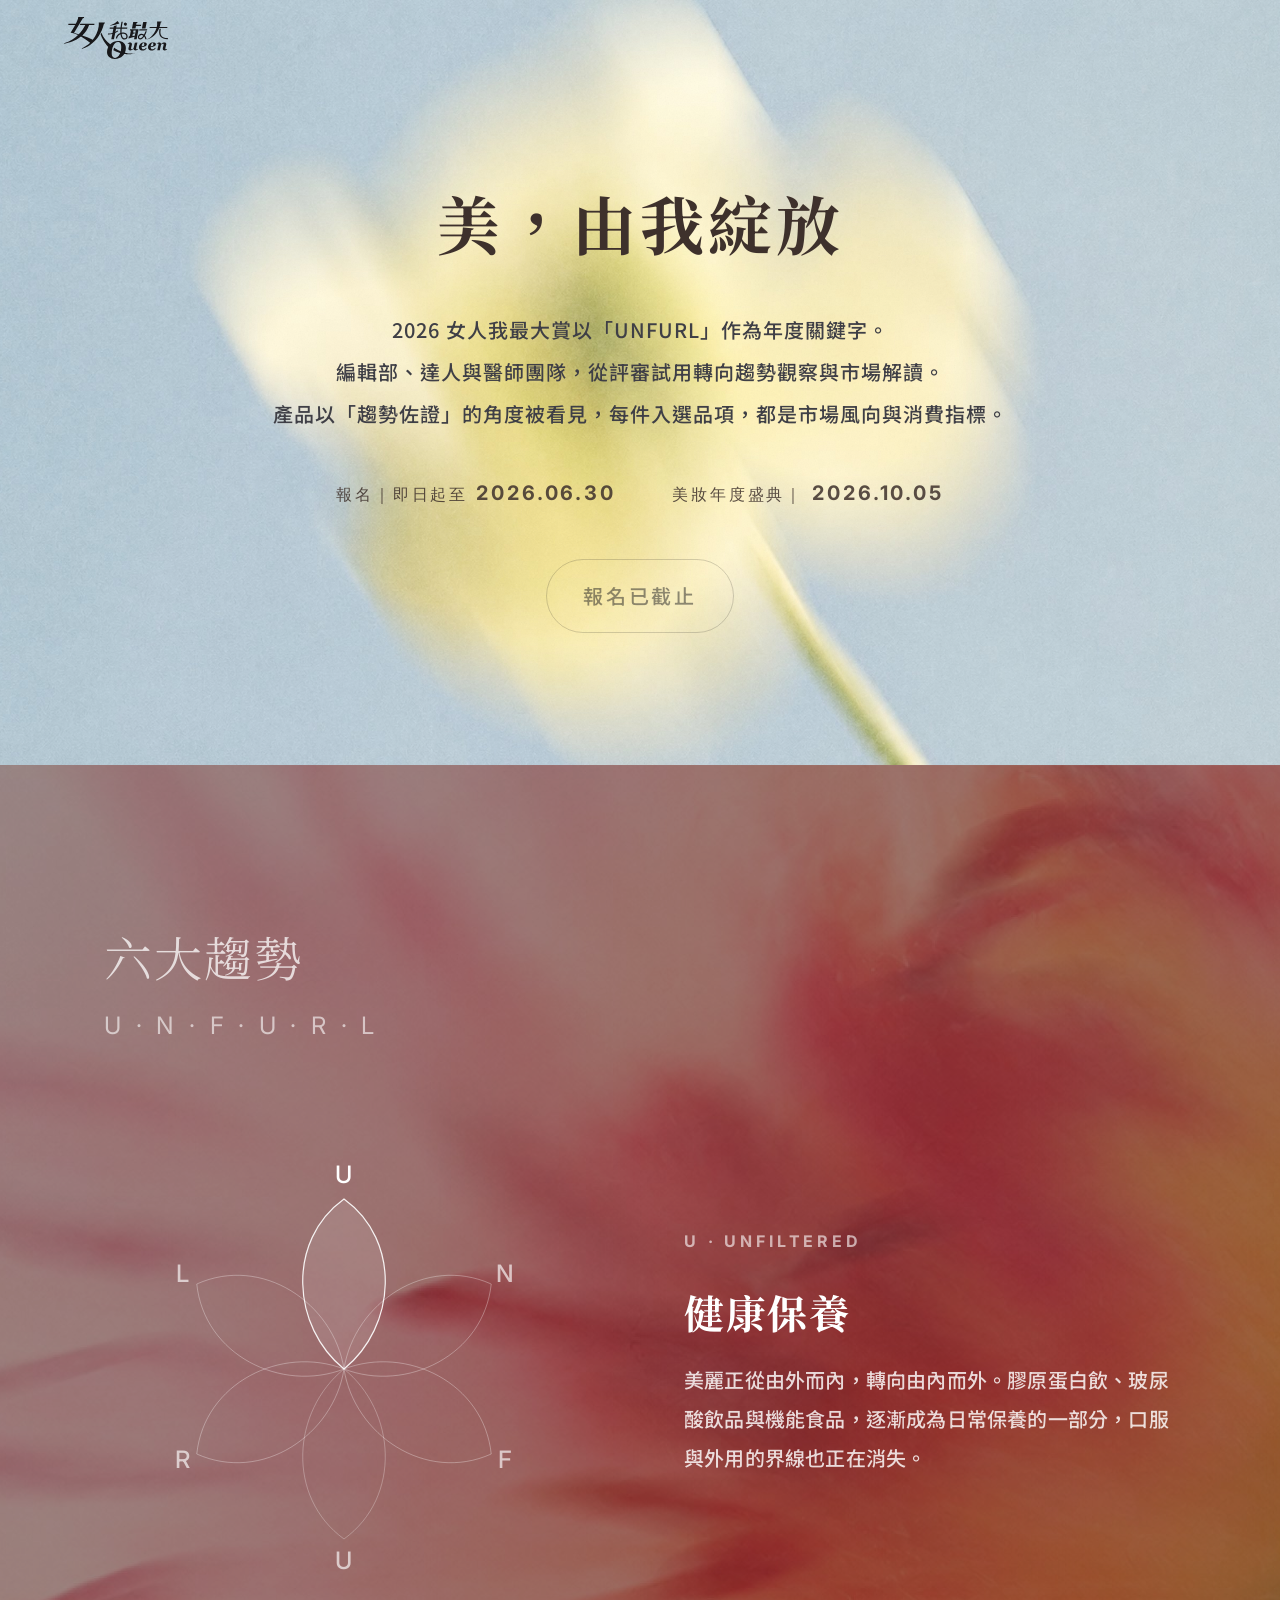
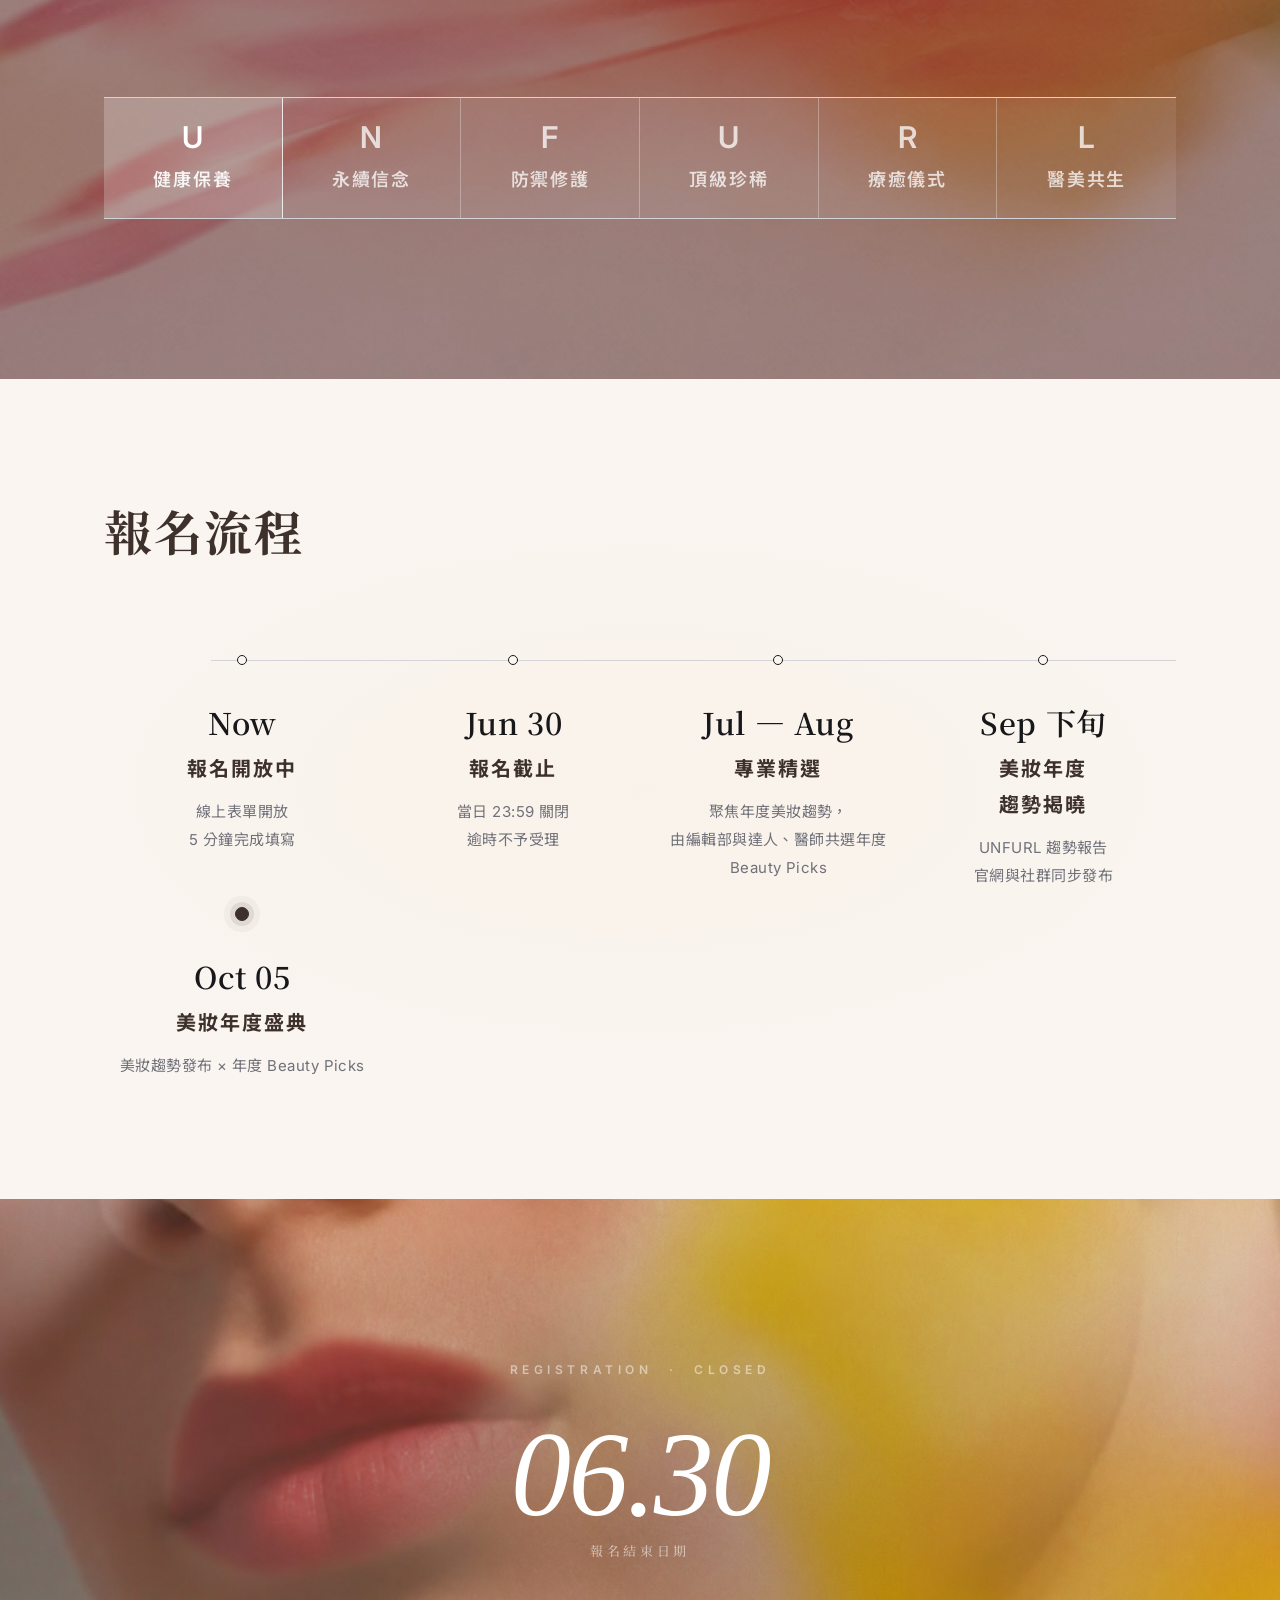
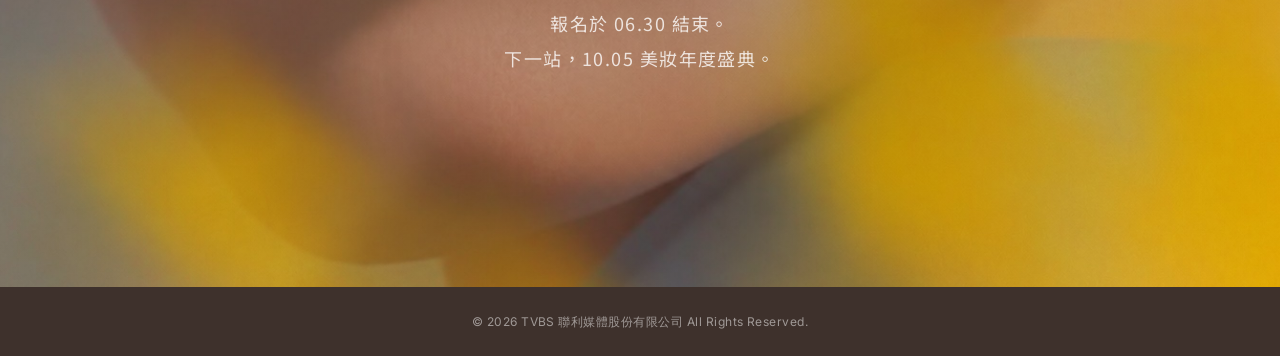
<file: index.html>
<!doctype html>
<html lang="zh-TW">
  <head>
    <meta charset="UTF-8" />
    <meta name="viewport" content="width=device-width, initial-scale=1.0" />
    <title>女人我最大賞線上報名</title>
    <meta
      name="description"
      content="2026 女人我最大賞以「UNFURL」作為年度關鍵字，女人我最大編輯部、達人與醫師團隊，從評審試用昇華為年度趨勢觀察，讓所有入選商品重新詮釋美的趨勢與市場動向。報名時間為即日起至2026年6月30日23:59截止。"
    />
    <link
      rel="image_src"
      href="https://woman.tvbs-testing.com.tw/beautyawards/registration/images/OG.png"
    />
    <link
      rel="canonical"
      href="https://woman.tvbs-testing.com.tw/beautyawards/registration"
    />
    <meta name="robots" content="noindex,nofollow" />
    <meta property="og:title" content="女人我最大賞線上報名" />
    <meta
      property="og:description"
      content="2026 女人我最大賞以「UNFURL」作為年度關鍵字，女人我最大編輯部、達人與醫師團隊，從評審試用昇華為年度趨勢觀察，讓所有入選商品重新詮釋美的趨勢與市場動向。報名時間為即日起至2026年6月30日23:59截止。"
    />
    <meta
      property="og:image"
      content="https://woman.tvbs-testing.com.tw/beautyawards/registration/images/OG.png"
    />
    <meta
      property="og:url"
      content="https://woman.tvbs-testing.com.tw/beautyawards/registration"
    />
    <meta property="og:site_name" content="女人我最大賞" />
    <link rel="preconnect" href="https://fonts.googleapis.com" />
    <link rel="preconnect" href="https://fonts.gstatic.com" crossorigin="" />
    <link
      href="https://fonts.googleapis.com/css2?family=Cormorant+Garamond:ital,wght@1,500;1,600;1,700&family=Inter:wght@300;400;500;600;700&family=Noto+Sans+TC:wght@300;400;500;600;700&family=Noto+Serif+TC:wght@400;500;600;700&display=swap"
      rel="stylesheet"
    />
    <link rel="stylesheet" href="/beautyawards/registration/css/index.css" />
  </head>
  <body>
    <!-- NAV -->
    <nav>
      <div class="nav-logo">
        <svg
          width="104"
          height="42"
          style="display: block"
          viewBox="0 0 104 42"
          fill="none"
          xmlns="http://www.w3.org/2000/svg"
        >
          <path
            d="M61.3702 8.6302C61.6685 8.63051 61.9602 8.54199 62.2084 8.37585C62.4566 8.2097 62.6501 7.97339 62.7644 7.69683C62.8787 7.42027 62.9087 7.1159 62.8506 6.82223C62.7924 6.52856 62.6488 6.25879 62.4379 6.04708C62.2269 5.83536 61.9581 5.69122 61.6655 5.63288C61.3729 5.57455 61.0696 5.60465 60.7941 5.71937C60.5185 5.83409 60.283 6.02828 60.1175 6.27736C59.9519 6.52644 59.8637 6.81921 59.8641 7.11862C59.8641 7.51951 60.0227 7.90399 60.3052 8.18747C60.5876 8.47095 60.9707 8.6302 61.3702 8.6302Z"
            fill="currentColor"
          />
          <path
            d="M75.1372 13.3948H82.9644L83.1871 12.2438H75.36L75.1372 13.3948Z"
            fill="currentColor"
          />
          <path
            d="M55.3786 6.62263L53.5948 3.94587C50.4099 7.1879 46.2791 8.15783 46.2791 8.15783C46.3094 8.32274 46.3529 8.48492 46.4093 8.6428C51.1034 8.21452 55.3786 6.62263 55.3786 6.62263Z"
            fill="currentColor"
          />
          <path
            d="M44.2583 17.4226C44.3446 17.4226 44.4701 17.4226 44.6302 17.4226C45.873 17.4159 47.1113 17.2696 48.3217 16.9864L47.2878 22.3226H49.991C49.991 22.3226 50.5605 19.3766 51.2085 16.0338C52.127 15.6351 53.0045 15.1473 53.8285 14.5773L54.2129 14.3112L53.6826 13.5397L53.2983 13.8058C52.7033 14.2198 52.0782 14.5882 51.4281 14.908C51.6384 13.8231 51.8502 12.7272 52.0479 11.7022H56.4407C56.3513 12.7257 56.3043 13.6909 56.3011 14.5836C56.3011 15.0844 56.3105 15.5646 56.3372 16.0196C55.1677 16.4198 54.1284 17.1313 53.3304 18.078C52.5324 19.0248 52.0056 20.1714 51.8062 21.3952L51.7717 21.5873H53.0441C53.1946 20.6378 53.588 19.7437 54.1858 18.9925C54.7836 18.2413 55.5655 17.6586 56.4549 17.3013C56.6761 19.0255 57.1389 20.3277 57.8386 21.1921C58.1466 21.5917 58.5433 21.9136 58.997 22.1323C59.4508 22.3509 59.9491 22.4603 60.4524 22.4518H60.4634C62.3005 22.4518 63.6106 21.1921 63.6498 19.4176C63.6921 17.5942 62.3398 15.6811 59.6789 15.5536C58.9726 15.5169 58.2645 15.5629 57.5688 15.6906C57.5227 14.3603 57.5641 13.0285 57.6927 11.7038H63.1038L63.3266 10.5527H57.812C58.0065 8.88056 58.3061 7.05563 58.7156 5.10632L58.8066 4.67174H57.5343L57.4982 4.84809C57.0746 6.86039 56.7592 8.78451 56.5568 10.5527H52.2706C52.4432 9.66469 52.597 8.86324 52.7209 8.21924C51.8075 8.56401 50.8554 8.79509 49.8859 8.90733L49.5721 10.5527H45.8162L45.5935 11.7038H49.3447L48.5163 15.9819C47.1401 16.3488 45.7197 16.5216 44.296 16.4952H44.0685L43.8928 17.4399H44.2583V17.4226ZM59.6162 16.7928C61.0282 16.862 62.4402 17.7721 62.4025 19.3813C62.3727 20.715 61.3357 21.1921 60.4571 21.1937C60.1395 21.201 59.8246 21.1328 59.5383 20.9946C59.252 20.8564 59.0023 20.6521 58.8098 20.3985C58.2261 19.6789 57.8465 18.4964 57.6692 16.9345C58.3109 16.8066 58.9659 16.759 59.6193 16.7928H59.6162Z"
            fill="currentColor"
          />
          <path
            d="M71.9555 9.04431H76.9728L77.2395 7.66657H72.2222L72.5375 6.03531L73.3643 5.8133L73.5338 4.93627H69.2068L67.9391 11.4849H71.4832L71.9555 9.04431Z"
            fill="currentColor"
          />
          <path
            d="M82.7149 4.93627H79.1708L77.9031 11.4849H81.4472L82.7149 4.93627Z"
            fill="currentColor"
          />
          <path
            d="M70.054 22.3211H72.663L74.5865 12.2438H66.1035L65.8807 13.3948H66.8974L65.7725 19.205L64.9331 19.2995L64.497 21.6188L70.5513 19.712L70.054 22.3211ZM68.438 18.909L68.8412 16.829H70.4493L70.716 15.4512H69.1079L69.5064 13.4043H71.7594L70.7553 18.6602L68.438 18.909Z"
            fill="currentColor"
          />
          <path
            d="M80.2298 19.5561C80.7878 20.3437 81.1532 21.2521 81.2966 22.2077L81.306 22.3211H82.5612L82.5392 22.0896C82.3646 20.7382 81.8064 19.4658 80.9311 18.424C81.6148 17.1885 82.1877 15.8943 82.6427 14.5569L82.7792 14.1365H81.4692L81.4582 14.1695C81.0666 15.3375 80.5759 16.4696 79.9913 17.5533C79.2224 16.99 78.2844 16.7082 77.3336 16.755C75.2799 16.8463 73.8601 18.6933 73.8695 20.2962C73.8695 21.5369 74.7371 22.3667 76.066 22.4092C77.5187 22.4549 78.9119 21.4976 80.2298 19.5561ZM75.1105 20.293C75.1105 18.9594 76.4519 18.0493 77.3854 18.0083C77.4325 18.0083 77.478 18.0083 77.525 18.0083C78.1867 18.0078 78.8296 18.2295 79.3512 18.6382C78.4271 20.0553 77.296 21.2063 76.1005 21.1669C75.4384 21.1386 75.1136 20.8536 75.1105 20.293Z"
            fill="currentColor"
          />
          <path
            d="M52.928 22.203H52.8072L52.9249 22.225L52.928 22.203Z"
            fill="currentColor"
          />
          <path
            d="M95.1844 11.1196H103.195L103.418 9.96858H95.6112C96.1081 8.52298 96.4838 7.03825 96.7345 5.52988L97.3981 5.35038L97.5676 4.47492H93.0633C93.2798 6.30779 93.1934 8.16396 92.8076 9.96858H85.7585L85.5358 11.1196H92.5205C91.3626 15.1631 88.8869 18.2949 86.7768 20.0143C84.403 21.9479 83.2389 22.1699 83.2389 22.1699L83.5527 22.3274C90.1154 20.5308 93.4806 15.4119 95.1844 11.1196Z"
            fill="currentColor"
          />
          <path
            d="M40.7377 6.48564L40.9072 5.61018H34.7336C34.8973 6.87937 34.8751 8.16577 34.6677 9.42851C33.9281 14.34 31.8881 18.9622 28.7609 22.8123C26.18 21.263 22.0146 19.6852 18.2603 18.4319C21.3954 15.592 23.7463 11.9873 25.0849 7.96731H30.2717L30.4945 6.8163H16.4137L15.6873 7.96731H21.2835C19.5634 11.3834 17.354 14.5281 14.7256 17.3013C11.9628 16.4526 9.97342 15.922 9.97342 15.922L18.8329 1.1762L19.9437 0.877034L20.1131 0H18.3874C17.3409 0 15.7328 0 14.222 0C14.1843 1.66432 13.1943 4.1663 11.842 6.81473H4.47917L4.25169 7.96573H11.2332C9.7475 10.7291 7.97466 13.5428 6.56736 15.6496C8.96306 15.9488 11.5345 16.8494 14.0243 18.0115C10.6214 21.4173 5.99158 24.7018 0 26.2087C0.02824 26.2323 0.447133 26.596 0.524009 26.6653C4.72235 25.9174 11.4262 24.0137 16.9816 19.5294C20.178 21.337 23.2354 23.3817 26.1283 25.6465C21.8358 29.7121 17.6076 31.3355 17.6076 31.3355L18.2352 31.7874C34.4057 26.67 38.9806 10.9842 39.9423 6.70136L40.7377 6.48564Z"
            fill="currentColor"
          />
          <path
            d="M103.418 20.9937C100.672 20.9937 98.7113 20.3103 97.5958 18.9609C97.1345 18.4051 95.9124 16.9297 96.711 12.5934C96.7267 12.5036 96.7423 12.4218 96.7549 12.3509L96.8584 11.7541H95.5939L95.528 12.1352L95.4857 12.3666C95.2393 13.7098 94.582 17.2793 96.6388 19.7671C98.0053 21.4141 100.285 22.2502 103.418 22.2502H103.76L104 21L103.418 20.9937Z"
            fill="currentColor"
          />
          <path
            d="M70.0257 36.2733L69.8108 36.3174L69.6539 36.3457L69.3401 36.3914L68.9918 36.4434L68.8961 36.4575C68.824 36.467 68.7502 36.4764 68.6781 36.4827H68.6279L67.9454 36.5441H67.8826C67.8183 36.5441 67.754 36.5536 67.6912 36.5551H67.5955L67.2472 36.5662L66.9915 36.5756H66.5475L65.8682 36.563H65.8321L65.1559 36.5189C64.999 36.5079 64.8421 36.4937 64.6852 36.478H64.6335C64.4891 36.4638 64.3448 36.4465 64.2005 36.4292L64.064 36.4119C63.0791 36.2838 62.1029 36.095 61.1411 35.8466L61.0391 35.8183L60.8211 35.76C60.9105 35.5679 60.9968 35.3758 61.0768 35.1774C61.6103 33.8499 61.8831 32.4315 61.8801 31.0001C61.8801 28.8597 61.1532 27.156 59.6993 25.889C58.2455 24.622 56.3931 23.9906 54.1423 23.9948C51.2233 23.9884 48.4165 25.123 46.3167 27.1581C46.2775 27.1959 46.2414 27.2369 46.2022 27.2746C42.4368 24.4026 39.6834 21.1134 37.3521 15.7063L36.632 17.1234C37.076 19.1152 39.536 25.034 44.2458 29.9435C44.1218 30.1813 44.0042 30.4159 43.8959 30.671C43.3096 32.0278 43.0114 33.4923 43.0205 34.9711C43.0205 37.0643 43.7395 38.7585 45.1777 40.0538C46.6158 41.3492 48.4535 41.9979 50.6908 42C52.4008 42 53.931 41.7035 55.2813 41.1104C56.5993 40.5387 57.7956 39.7181 58.805 38.6934C59.323 38.1639 59.7827 37.5801 60.1763 36.9519C60.3473 36.9803 60.5183 37.0039 60.6893 37.0291L60.8132 37.048L60.9623 37.07C61.389 37.133 61.8205 37.1755 62.2519 37.2165C63.2123 37.2996 64.1769 37.3238 65.1402 37.2889C65.3756 37.281 65.6109 37.2684 65.8478 37.2511H65.8682C66.1929 37.2275 66.5177 37.1944 66.8393 37.1551L66.9335 37.144L67.0276 37.1299C67.2645 37.0984 67.4983 37.0637 67.7367 37.0228L67.9344 36.9882L67.9972 36.9756C68.2262 36.933 68.4537 36.8858 68.6812 36.8338H68.6985L68.733 36.826C68.8051 36.8102 68.8773 36.7929 68.9495 36.774C69.2068 36.7131 69.4615 36.6459 69.7135 36.5725H69.7355L69.8359 36.541C70.1434 36.4497 70.4488 36.3494 70.7521 36.2402L70.7223 36.141L70.0257 36.2733ZM55.6124 37.3094C55.1459 38.287 54.4855 39.1587 53.6716 39.8712C52.9479 40.5207 52.0115 40.8805 51.0406 40.8821C49.9225 40.8821 49.0858 40.4512 48.5304 39.5893C47.975 38.7275 47.6952 37.5865 47.6911 36.1662C47.6931 34.8404 47.8334 33.5184 48.1099 32.2219C48.36 30.9881 48.7671 29.7916 49.3211 28.6618C49.7918 27.6852 50.454 26.8138 51.2681 26.1C51.991 25.4602 52.9227 25.1089 53.8866 25.1128C54.9974 25.1128 55.8341 25.5327 56.3968 26.3724C56.9595 27.2122 57.2393 28.3669 57.2362 29.8365C57.2333 31.1319 57.1009 32.4237 56.8408 33.6926C56.7984 33.902 56.7498 34.1083 56.7012 34.313L56.6776 34.3035C56.4318 34.1985 56.1861 34.0883 55.9403 33.9729L55.512 33.7697L55.0836 33.5745C54.9597 33.5147 54.8358 33.4517 54.7118 33.3887L54.613 33.3383L54.3541 33.2029C54.1094 33.0754 53.8678 32.9462 53.6262 32.8124L53.2967 32.6298L52.9358 32.4172L52.6566 32.2597C52.5577 32.203 52.4605 32.1448 52.3632 32.085L52.2063 31.9936C51.8157 31.7559 51.4297 31.5087 51.0516 31.2567C50.8618 31.1308 50.6766 31.0032 50.4915 30.8741L50.4695 30.8584C50.4052 30.8143 50.344 30.7686 50.2813 30.723L50.2201 30.6852L50.1668 30.6474C49.8234 31.4782 49.5403 32.3328 49.3196 33.2045C49.4764 33.2863 49.6333 33.3619 49.7824 33.447C50.2185 33.6737 50.6594 33.8847 51.1002 34.091L51.2681 34.1665L51.6117 34.324L51.7686 34.3933L51.9129 34.4578L52.3287 34.6357L52.4385 34.6814L52.6942 34.7869L53.1131 34.9585L53.5085 35.116L53.7925 35.2262L53.8991 35.264C54.0388 35.3175 54.18 35.3679 54.3212 35.4215L54.4781 35.4766L54.7542 35.5742C54.8907 35.6214 55.0272 35.6702 55.1652 35.7159L55.2468 35.7411L55.8587 35.9348L56.1662 36.0324C56.003 36.4671 55.8181 36.8933 55.6124 37.3094Z"
            fill="currentColor"
          />
          <path
            d="M72.969 32.2959C72.6411 32.2959 72.4136 32.2424 72.2834 32.1385C72.1532 32.0346 72.0873 31.8236 72.0873 31.5307C72.0959 31.3469 72.1201 31.1641 72.1594 30.9843C72.2081 30.7387 72.2504 30.5403 72.2865 30.3923L73.3737 25.6686L73.2812 25.5599L70.8353 25.6686L69.5692 31.2205C69.2803 31.508 68.951 31.7515 68.5918 31.9432C68.3492 32.0857 68.078 32.1723 67.7979 32.1967C67.6909 32.2082 67.5828 32.195 67.4816 32.1581C67.3805 32.1213 67.2891 32.0618 67.2143 31.9842C67.0947 31.8174 67.0354 31.6146 67.0464 31.4095C67.0523 31.2585 67.0675 31.1082 67.0919 30.9591C67.1208 30.7631 67.1617 30.5691 67.2143 30.3781L67.7744 28.3312C67.838 28.107 67.879 27.877 67.8968 27.6447C67.9172 27.3975 67.9281 27.229 67.9281 27.1361C67.9323 26.9219 67.8901 26.7093 67.8046 26.5131C67.719 26.3168 67.592 26.1415 67.4324 25.9992C67.1029 25.6938 66.6322 25.541 66.0204 25.541C65.6555 25.5454 65.2935 25.6064 64.9473 25.7221C64.5686 25.8418 64.1722 25.9867 63.758 26.1567L63.5902 26.8495C63.7125 26.8023 63.86 26.755 64.031 26.7031C64.1942 26.6525 64.3639 26.6265 64.5346 26.6259C64.8672 26.6259 65.09 26.6842 65.2061 26.7991C65.338 26.9683 65.3999 27.1821 65.3787 27.3959C65.3699 27.5818 65.3458 27.7667 65.3065 27.9486C65.2579 28.1973 65.2155 28.3942 65.1794 28.5374L64.6005 30.6852C64.5379 30.9132 64.4902 31.1452 64.4578 31.3795C64.4404 31.5406 64.4315 31.7025 64.4311 31.8645C64.4282 32.0767 64.4684 32.2872 64.5494 32.4832C64.6303 32.6792 64.7502 32.8566 64.9018 33.0045C65.2155 33.3194 65.6501 33.4769 66.2165 33.4769C66.7985 33.489 67.3756 33.3667 67.903 33.1194C68.4645 32.8277 68.9812 32.4565 69.4374 32.0172H69.4908C69.5747 32.4121 69.8016 32.7617 70.1277 32.9982C70.5246 33.2695 70.999 33.4028 71.4785 33.3777C71.8352 33.3843 72.1905 33.3311 72.5297 33.2202C72.8309 33.1152 73.2352 32.9625 73.7424 32.762L73.9103 32.0692C73.7741 32.1279 73.6335 32.1758 73.4898 32.2125C73.3207 32.2633 73.1455 32.2913 72.969 32.2959Z"
            fill="currentColor"
          />
          <path
            d="M80.5075 29.5326C81.1368 29.3815 81.7176 29.0727 82.1956 28.6351C82.395 28.4521 82.5538 28.2292 82.6619 27.9808C82.77 27.7323 82.825 27.4639 82.8232 27.1928C82.8356 26.9284 82.7753 26.6658 82.6489 26.4336C82.5224 26.2014 82.3346 26.0086 82.1062 25.8764C81.6271 25.5836 80.9306 25.4371 80.0164 25.4371C79.2856 25.4277 78.5604 25.5664 77.8843 25.8449C77.2837 26.0851 76.7385 26.4463 76.2825 26.9062C75.8479 27.3468 75.5059 27.8704 75.2768 28.4461C75.0533 29.0081 74.9388 29.6077 74.9395 30.2128C74.9339 30.6589 75.0094 31.1023 75.1623 31.5213C75.3071 31.9119 75.5346 32.2665 75.8291 32.5605C76.1561 32.8741 76.5476 33.1121 76.9759 33.258C77.4957 33.434 78.0418 33.5187 78.5903 33.5084C79.3835 33.508 80.1636 33.3053 80.8573 32.9195C81.5604 32.5394 82.1658 32.0003 82.6255 31.3449L82.0654 30.8725C81.7441 31.3233 81.3326 31.7019 80.8573 31.9842C80.3828 32.2301 79.8537 32.351 79.3198 32.3353C79.02 32.3468 78.7228 32.2761 78.4601 32.1306C78.2391 31.9987 78.0588 31.808 77.9392 31.5795C77.8266 31.3516 77.7488 31.108 77.7086 30.8568C77.661 30.6051 77.6301 30.3505 77.616 30.0947C78.1887 30.0333 78.6735 29.9656 79.0704 29.8947C79.5557 29.8005 80.0354 29.6796 80.5075 29.5326ZM77.6396 29.4633C77.7368 28.4776 77.9607 27.663 78.311 27.0196C78.6614 26.3761 79.0332 26.0538 79.4265 26.0528C79.5575 26.049 79.6871 26.0794 79.8029 26.1409C79.9187 26.2025 80.0166 26.2931 80.087 26.4039C80.2626 26.7082 80.345 27.0575 80.3239 27.4085C80.3413 27.7791 80.2537 28.147 80.0713 28.4697C79.8662 28.7659 79.5778 28.9939 79.243 29.1248C79.0156 29.2171 78.7789 29.2841 78.537 29.3247C78.241 29.3814 77.9418 29.4276 77.6396 29.4633Z"
            fill="currentColor"
          />
          <path
            d="M89.5741 29.5326C90.2029 29.3815 90.7832 29.0727 91.2606 28.6351C91.46 28.4521 91.6189 28.2292 91.727 27.9808C91.8351 27.7323 91.89 27.4639 91.8882 27.1928C91.9007 26.9284 91.8404 26.6658 91.7139 26.4336C91.5874 26.2014 91.3997 26.0086 91.1712 25.8764C90.7006 25.5836 89.9961 25.4371 89.0815 25.4371C88.3507 25.428 87.6256 25.5667 86.9493 25.8449C86.3487 26.0851 85.8036 26.4463 85.3475 26.9062C84.9129 27.3464 84.5714 27.8702 84.3434 28.4461C84.1193 29.0079 84.0048 29.6077 84.0061 30.2128C84.0008 30.6588 84.0757 31.102 84.2273 31.5213C84.3733 31.9117 84.6013 32.2661 84.8957 32.5605C85.2224 32.8737 85.6132 33.1118 86.041 33.258C86.5613 33.434 87.1079 33.5187 87.6569 33.5084C88.4496 33.5079 89.2291 33.3053 89.9224 32.9195C90.6258 32.5398 91.2312 32.0007 91.6905 31.3449L91.1304 30.8725C90.8095 31.3237 90.398 31.7024 89.9224 31.9842C89.4479 32.2303 88.9188 32.3512 88.3849 32.3353C88.0856 32.3469 87.7888 32.2761 87.5267 32.1306C87.3049 31.9992 87.124 31.8084 87.0043 31.5795C86.893 31.351 86.8153 31.1076 86.7736 30.8568C86.7265 30.6051 86.6961 30.3505 86.6826 30.0947C87.2553 30.0333 87.7401 29.9656 88.1354 29.8947C88.6212 29.8006 89.1015 29.6797 89.5741 29.5326ZM86.7046 29.4633C86.7642 28.612 86.9925 27.7812 87.3761 27.0196C87.7254 26.375 88.0978 26.0528 88.4931 26.0528C88.6239 26.0488 88.7534 26.0791 88.869 26.1407C88.9845 26.2023 89.0821 26.293 89.1521 26.4039C89.3289 26.7077 89.4119 27.0573 89.3905 27.4085C89.4082 27.7793 89.3201 28.1475 89.1364 28.4697C88.932 28.7665 88.6434 28.9948 88.308 29.1248C88.0806 29.2171 87.8439 29.2841 87.602 29.3247C87.3055 29.3814 87.0074 29.4255 86.7046 29.4633Z"
            fill="currentColor"
          />
          <path
            d="M102.207 32.2959C101.879 32.2959 101.65 32.2424 101.52 32.1385C101.389 32.0346 101.323 31.8236 101.323 31.5307C101.33 31.3551 101.35 31.1803 101.385 31.0079C101.425 30.7765 101.473 30.5718 101.523 30.3923L102.106 28.2288C102.169 28.0058 102.211 27.7777 102.233 27.547C102.251 27.3345 102.26 27.1692 102.26 27.0511C102.263 26.838 102.223 26.6265 102.14 26.4302C102.057 26.234 101.935 26.0571 101.78 25.9111C101.466 25.5962 101.018 25.4387 100.451 25.4387C99.861 25.436 99.2777 25.5662 98.7442 25.8197C98.1774 26.0962 97.6545 26.4554 97.1926 26.8857H97.1377C97.0625 26.4914 96.8522 26.136 96.5431 25.8812C96.245 25.6439 95.7937 25.5248 95.1891 25.5237C94.8238 25.5281 94.4613 25.5892 94.1145 25.7048C93.7358 25.8245 93.3394 25.9693 92.9252 26.1394L92.7574 26.8322C92.8797 26.7865 93.0272 26.7377 93.1982 26.6858C93.361 26.6361 93.5301 26.6102 93.7003 26.6086C94.014 26.6086 94.2368 26.6637 94.3576 26.7739C94.4784 26.8842 94.538 27.0888 94.538 27.3786C94.5328 27.5732 94.5081 27.7668 94.4643 27.9564C94.4157 28.1863 94.3765 28.3737 94.3451 28.5186L93.2469 33.2517H95.7822L97.0624 27.6935C97.3768 27.381 97.7418 27.1244 98.1418 26.9345C98.3747 26.8217 98.6262 26.7523 98.8839 26.7298C98.9928 26.7183 99.103 26.731 99.2065 26.7669C99.3101 26.8028 99.4045 26.8611 99.4832 26.9377C99.6091 27.1028 99.6715 27.308 99.6589 27.5156C99.6559 27.6613 99.6417 27.8066 99.6165 27.9501C99.5883 28.1281 99.5459 28.3265 99.4895 28.5469L98.9341 30.5938C98.8708 30.8295 98.8282 31.0703 98.807 31.3134C98.7929 31.5055 98.7866 31.663 98.7866 31.7858C98.783 32.0011 98.8267 32.2146 98.9146 32.411C99.0024 32.6075 99.1323 32.7822 99.2949 32.9226C99.6327 33.227 100.107 33.3792 100.716 33.3792C101.073 33.386 101.428 33.3328 101.767 33.2218C102.071 33.1168 102.476 32.9641 102.982 32.7636L103.151 32.0708C103.015 32.1297 102.873 32.1776 102.729 32.2141C102.559 32.2645 102.384 32.292 102.207 32.2959Z"
            fill="currentColor"
          />
        </svg>
      </div>
    </nav>

    <!-- HERO -->
    <header class="hero">
      <div class="hero-motif">
        <svg viewBox="0 0 200 200" xmlns="http://www.w3.org/2000/svg">
          <g
            transform="translate(100 100)"
            fill="none"
            stroke="#0F0F0F"
            stroke-width="0.25"
          >
            <ellipse rx="92" ry="30"></ellipse>
            <ellipse rx="92" ry="30" transform="rotate(30)"></ellipse>
            <ellipse rx="92" ry="30" transform="rotate(60)"></ellipse>
            <ellipse rx="92" ry="30" transform="rotate(90)"></ellipse>
            <ellipse rx="92" ry="30" transform="rotate(120)"></ellipse>
            <ellipse rx="92" ry="30" transform="rotate(150)"></ellipse>
            <circle r="3" fill="#0F0F0F" stroke="none"></circle>
          </g>
        </svg>
      </div>

      <div class="hero-content">
        <h1 class="hero-manifesto-title">美，由我綻放</h1>
        <p class="hero-manifesto-body">
          2026 女人我最大賞以「UNFURL」作為年度關鍵字。<br />編輯部、達人與醫師團隊，從評審試用轉向趨勢觀察與市場解讀。<br />產品以「趨勢佐證」的角度被看見，每件入選品項，都是市場風向與消費指標。
        </p>
        <div class="hero-dates">
          <span>報名｜即日起至 <strong>2026.06.30</strong></span>
          <span>美妝年度盛典｜<strong>2026.10.05</strong></span>
        </div>
        <a
          href="/beautyawards/registration/form"
          class="btn btn-primary btn-lg hero-cta-wrap"
          id="heroCta"
          ><span class="cta-label">前往報名</span
          ><span class="arrow">→</span></a
        >
      </div>
    </header>

    <!-- BLOOM DIAGRAM -->
    <section class="bloom-section" id="unfurl">
      <div class="container">
        <div class="sec-num">— 02 ／ Six Petals</div>
        <h2 class="sec-title zh-primary"><em>六大趨勢</em></h2>
        <div class="sec-title-tc">U · N · F · U · R · L</div>

        <div class="bloom-wrap">
          <div class="bloom-svg">
            <svg viewBox="0 0 480 480" xmlns="http://www.w3.org/2000/svg">
              <g transform="translate(240 240)">
                <!-- 6 flower petals: teardrop bezier paths, each rotated 60° -->
                <path
                  class="petal-path"
                  data-petal="0"
                  d="M 0,0 C 52,-42 58,-128 0,-170 C -58,-128 -52,-42 0,0"
                />
                <path
                  class="petal-path"
                  data-petal="1"
                  d="M 0,0 C 52,-42 58,-128 0,-170 C -58,-128 -52,-42 0,0"
                  transform="rotate(60)"
                />
                <path
                  class="petal-path"
                  data-petal="2"
                  d="M 0,0 C 52,-42 58,-128 0,-170 C -58,-128 -52,-42 0,0"
                  transform="rotate(120)"
                />
                <path
                  class="petal-path"
                  data-petal="3"
                  d="M 0,0 C 52,-42 58,-128 0,-170 C -58,-128 -52,-42 0,0"
                  transform="rotate(180)"
                />
                <path
                  class="petal-path"
                  data-petal="4"
                  d="M 0,0 C 52,-42 58,-128 0,-170 C -58,-128 -52,-42 0,0"
                  transform="rotate(240)"
                />
                <path
                  class="petal-path"
                  data-petal="5"
                  d="M 0,0 C 52,-42 58,-128 0,-170 C -58,-128 -52,-42 0,0"
                  transform="rotate(300)"
                />

                <!-- Letter labels at petal tips -->
                <text
                  class="letter-label"
                  data-petal="0"
                  x="0"
                  y="-186"
                  text-anchor="middle"
                >
                  U
                </text>
                <text
                  class="letter-label"
                  data-petal="1"
                  x="161"
                  y="-87"
                  text-anchor="middle"
                >
                  N
                </text>
                <text
                  class="letter-label"
                  data-petal="2"
                  x="161"
                  y="99"
                  text-anchor="middle"
                >
                  F
                </text>
                <text
                  class="letter-label"
                  data-petal="3"
                  x="0"
                  y="200"
                  text-anchor="middle"
                >
                  U
                </text>
                <text
                  class="letter-label"
                  data-petal="4"
                  x="-161"
                  y="99"
                  text-anchor="middle"
                >
                  R
                </text>
                <text
                  class="letter-label"
                  data-petal="5"
                  x="-161"
                  y="-87"
                  text-anchor="middle"
                >
                  L
                </text>
              </g>
            </svg>
          </div>

          <div class="bloom-info" id="bloom-info">
            <div class="bloom-info-letter" id="bi-letter">U · UNFILTERED</div>
            <div class="bloom-info-title" id="bi-tc">健康保養</div>
            <div class="bloom-info-desc" id="bi-desc">
              美麗正從由外而內，轉向由內而外。膠原蛋白飲、玻尿酸飲品與機能食品，逐漸成為日常保養的一部分，口服與外用的界線也正在消失。
            </div>
          </div>
        </div>

        <div class="bloom-list" id="bloom-list">
          <div class="bloom-pill active" data-petal="0">
            <div class="pill-letter">U</div>
            <div class="pill-tc">健康保養</div>
          </div>
          <div class="bloom-pill" data-petal="1">
            <div class="pill-letter">N</div>
            <div class="pill-tc">永續信念</div>
          </div>
          <div class="bloom-pill" data-petal="2">
            <div class="pill-letter">F</div>
            <div class="pill-tc">防禦修護</div>
          </div>
          <div class="bloom-pill" data-petal="3">
            <div class="pill-letter">U</div>
            <div class="pill-tc">頂級珍稀</div>
          </div>
          <div class="bloom-pill" data-petal="4">
            <div class="pill-letter">R</div>
            <div class="pill-tc">療癒儀式</div>
          </div>
          <div class="bloom-pill" data-petal="5">
            <div class="pill-letter">L</div>
            <div class="pill-tc">醫美共生</div>
          </div>
        </div>
      </div>
    </section>

    <!-- HORIZONTAL TIMELINE -->
    <section class="timeline-section" id="timeline">
      <div class="container">
        <div class="sec-num">— 03 ／ Schedule</div>
        <h2 class="sec-title zh-primary">報名流程</h2>

        <div class="tl-wrap">
          <div class="tl-rail">
            <div class="tl-item now">
              <div class="now-flag">Now Open</div>
              <div class="tl-dot-wrap"><div class="tl-dot"></div></div>
              <div class="tl-date">Now</div>
              <div class="tl-title">報名開放中</div>
              <div class="tl-note">線上表單開放<br />5 分鐘完成填寫</div>
            </div>
            <div class="tl-item">
              <div class="tl-dot-wrap"><div class="tl-dot"></div></div>
              <div class="tl-date">Jun 30</div>
              <div class="tl-title">報名截止</div>
              <div class="tl-note">當日 23:59 關閉<br />逾時不予受理</div>
            </div>
            <div class="tl-item future">
              <div class="tl-dot-wrap"><div class="tl-dot"></div></div>
              <div class="tl-date">Jul — Aug</div>
              <div class="tl-title">專業精選</div>
              <div class="tl-note">
                聚焦年度美妝趨勢，<br />由編輯部與達人、醫師共選年度 Beauty
                Picks
              </div>
            </div>
            <div class="tl-item future">
              <div class="tl-dot-wrap"><div class="tl-dot"></div></div>
              <div class="tl-date">Sep 下旬</div>
              <div class="tl-title">美妝年度<br />趨勢揭曉</div>
              <div class="tl-note">UNFURL 趨勢報告<br />官網與社群同步發布</div>
            </div>
            <div class="tl-item future">
              <div class="tl-dot-wrap"><div class="tl-dot"></div></div>
              <div class="tl-date">Oct 05</div>
              <div class="tl-title">美妝年度盛典</div>
              <div class="tl-note" style="white-space: nowrap">
                美妝趨勢發布 × 年度 Beauty Picks
              </div>
            </div>
          </div>
        </div>
      </div>
    </section>

    <!-- CTA -->
    <section class="cta">
      <div class="cta-inner">
        <div class="cta-eyebrow" id="ctaEyebrow">Registration　·　Now Open</div>
        <div class="cta-date">06.30</div>
        <div class="cta-date-label" id="ctaDateLabel">報名截止日期</div>
        <p class="cta-tc" id="ctaBody">
          把你的產品交給女人我最大賞，<br />由我們替它寫進今年的趨勢裡。
        </p>
      </div>
    </section>

    <!-- FOOTER -->
    <footer class="site-footer">
      © 2026 TVBS 聯利媒體股份有限公司 All Rights Reserved.
    </footer>

    <!-- STICKY MINI CTA -->
    <a href="/beautyawards/registration/form" class="sticky-cta" id="stickyCta">
      前往報名 <span class="arrow">→</span>
    </a>

    <script>
      const PETALS = [
        {
          letter: "U · UNFILTERED",
          tc: "健康保養",
          desc: "美麗正從由外而內，轉向由內而外。膠原蛋白飲、玻尿酸飲品與機能食品，逐漸成為日常保養的一部分，口服與外用的界線也正在消失。",
        },
        {
          letter: "N · NOBLE",
          tc: "永續信念",
          desc: "永續不只是理念，而是一種被選擇的生活方式。可補充包裝與透明機制，逐漸成為品牌核心，也讓正確消費轉化為一種身份表達。",
        },
        {
          letter: "F · FORTIFY",
          tc: "防禦修護",
          desc: "診間療程與居家保養之間，正逐步形成穩定循環。術後保養不僅著重於防禦與修護，更強調延續醫美療程效果，成為當前保養趨勢主流。",
        },
        {
          letter: "U · UNIQUE",
          tc: "頂級珍稀",
          desc: "從科研成分到稀有植物與海洋原料，珍稀與有感並存，讓「有感的奢華」成為願意投入的價值，也定義了新的奢華態度。",
        },
        {
          letter: "R · RITUAL",
          tc: "療癒儀式",
          desc: "睡眠、放鬆與夜間修復，成為新的美容核心。保養不只是步驟，而是一段留給自己的時間，香氣與質地共同堆疊出日常儀式感。",
        },
        {
          letter: "L · LONGEVITY",
          tc: "醫美共生",
          desc: "醫美逐漸日常化，與護膚保養並行存在。療程選擇與診所判斷，也成為新的美麗決策方式，映照出更真實的當代美感。",
        },
      ];

      function setPetal(i) {
        const p = PETALS[i];
        document.getElementById("bi-letter").textContent = p.letter;
        document.getElementById("bi-tc").textContent = p.tc;
        document.getElementById("bi-desc").textContent = p.desc;
        document
          .querySelectorAll(".bloom-pill")
          .forEach((el) =>
            el.classList.toggle("active", +el.dataset.petal === i),
          );
        document
          .querySelectorAll(".petal-path")
          .forEach((el) =>
            el.classList.toggle("active", +el.dataset.petal === i),
          );
        document
          .querySelectorAll(".letter-label")
          .forEach((el) =>
            el.classList.toggle("active", +el.dataset.petal === i),
          );
      }

      document
        .querySelectorAll(".petal-path, .bloom-pill, .letter-label")
        .forEach((el) => {
          el.addEventListener("click", () => setPetal(+el.dataset.petal));
          el.addEventListener("mouseenter", () => setPetal(+el.dataset.petal));
        });

      // Init: default to U · Unfiltered (so SVG petal + letter show active state on load)
      setPetal(0);

      // ---- Registration deadline (single source of truth) ----
      // Registration closes 2026-06-30 23:59:59 (+08:00); treat 7/1 00:00 as the cutoff
      const REGISTRATION_CUTOFF = new Date("2026-07-01T00:00:00+08:00");
      // Debug override via URL: ?debug=closed forces closed state, ?debug=open forces open
      const DEBUG_OVERRIDE = new URLSearchParams(window.location.search).get(
        "debug",
      );
      const isRegistrationClosed = () => {
        if (DEBUG_OVERRIDE === "closed") return true;
        if (DEBUG_OVERRIDE === "open") return false;
        return new Date() >= REGISTRATION_CUTOFF;
      };

      // Switch hero CTA + bottom CTA section to closed state after deadline
      function applyClosedState() {
        if (!isRegistrationClosed()) return;

        const heroCta = document.getElementById("heroCta");
        if (heroCta) {
          heroCta.classList.add("is-closed");
          heroCta.removeAttribute("href");
          heroCta.setAttribute("aria-disabled", "true");
          const label = heroCta.querySelector(".cta-label");
          if (label) label.textContent = "報名已截止";
        }

        const eyebrow = document.getElementById("ctaEyebrow");
        if (eyebrow) eyebrow.textContent = "Registration　·　Closed";

        const dateLabel = document.getElementById("ctaDateLabel");
        if (dateLabel) dateLabel.textContent = "報名結束日期";

        const body = document.getElementById("ctaBody");
        if (body)
          body.innerHTML =
            "報名於 06.30 結束。<br />下一站，10.05 美妝年度盛典。";
      }
      applyClosedState();

      // Timeline progress: update active node based on current date
      function updateTimeline() {
        const items = document.querySelectorAll(".tl-rail .tl-item");
        if (!items.length) return;

        const now = new Date();
        let currentIndex;
        if (!isRegistrationClosed())
          currentIndex = 0; // 報名開放中
        else if (now < new Date("2026-09-20T00:00:00+08:00"))
          currentIndex = 1; // 報名截止
        else if (now < new Date("2026-10-05T00:00:00+08:00"))
          currentIndex = 2; // 專業精選
        else if (now < new Date("2026-10-06T00:00:00+08:00"))
          currentIndex = 3; // 美妝年度趨勢揭曉
        else currentIndex = 4; // 美妝年度盛典

        items.forEach((item, i) => {
          item.classList.remove("now", "future");
          if (i === currentIndex) item.classList.add("now");
          else if (i > currentIndex) item.classList.add("future");

          // Hide "Now Open" badge if this node is not currently active
          const flag = item.querySelector(".now-flag");
          if (flag) flag.style.display = i === currentIndex ? "" : "none";
        });

        // Progress line extends to the NEXT milestone (the one in progress).
        // 5 nodes at positions 10%, 30%, 50%, 70%, 90% → progress widths 20/40/60/80%.
        // Cap at 80% (Oct 5 is the final node — nothing to "look forward to" beyond it).
        const rail = document.querySelector(".tl-rail");
        if (rail) {
          const progress = Math.min((currentIndex + 1) * 20, 80);
          rail.style.setProperty("--tl-progress", progress + "%");
        }
      }
      updateTimeline();

      const sticky = document.getElementById("stickyCta");
      const hero = document.querySelector(".hero");
      function updateSticky() {
        if (isRegistrationClosed()) {
          sticky.classList.remove("show");
          sticky.style.display = "none";
          return;
        }
        const heroBottom = hero ? hero.getBoundingClientRect().bottom : 0;
        sticky.classList.toggle("show", heroBottom < 0);
      }
      window.addEventListener("scroll", updateSticky, { passive: true });
      updateSticky();
    </script>
  </body>
</html>
</file>
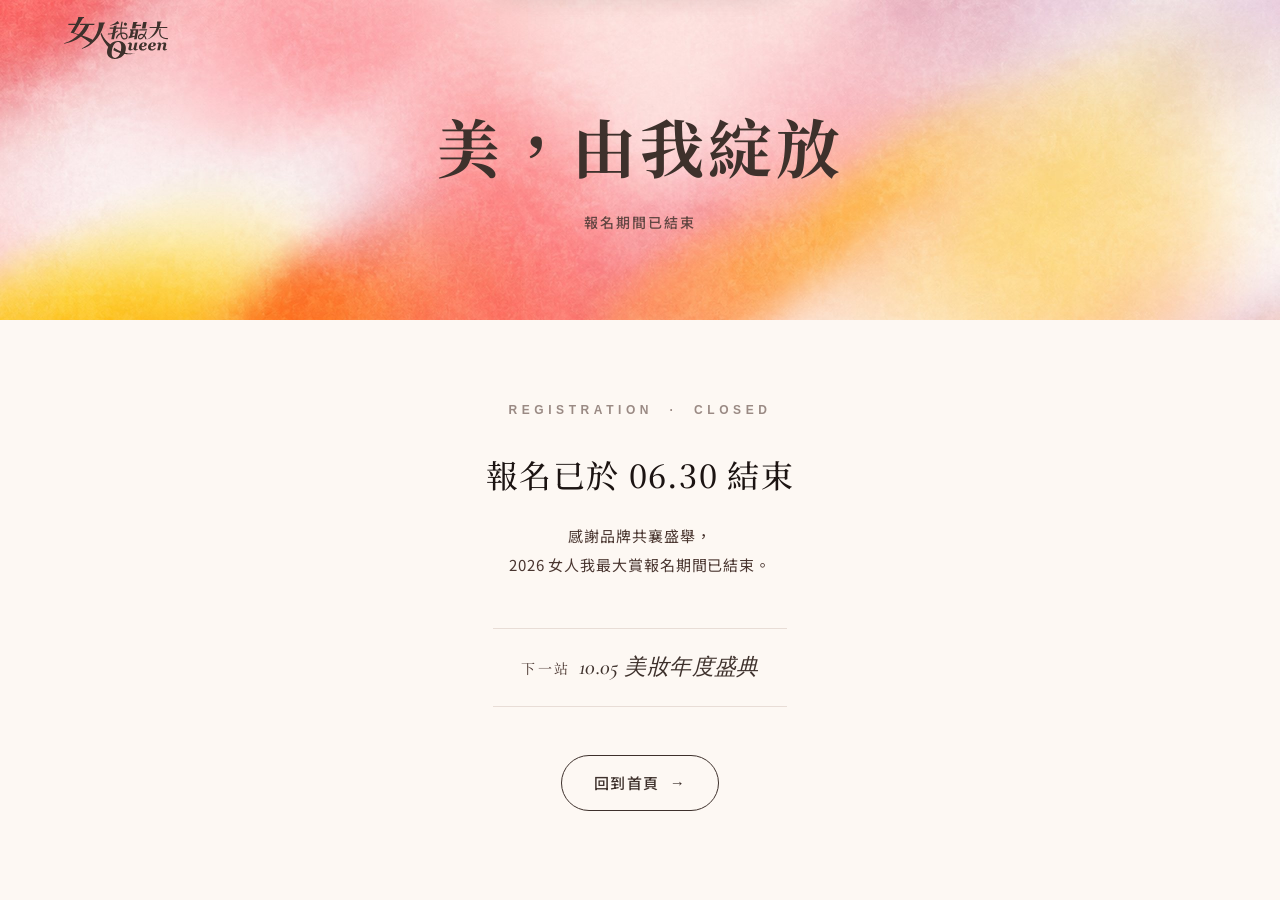
<file: form/index.html>
<!doctype html>
<html lang="zh-TW">
  <head>
    <meta charset="UTF-8" />
    <link rel="preconnect" href="https://fonts.googleapis.com" />
    <link
      href="https://fonts.googleapis.com/css2?family=Cormorant+Garamond:ital,wght@0,400;0,500;0,600;1,400;1,500&family=Noto+Sans+TC:wght@300;400;500;600;700&family=Noto+Serif+TC:wght@400;500;600;700&display=swap"
      rel="stylesheet"
    />
    <meta name="viewport" content="width=device-width, initial-scale=1.0" />
    <title>女人我最大賞報名表單</title>
    <meta
      name="description"
      content="2026 女人我最大賞以「UNFURL」作為年度關鍵字，女人我最大編輯部、達人與醫師團隊，從評審試用昇華為年度趨勢觀察，讓所有入選商品重新詮釋美的趨勢與市場動向。報名時間為即日起至2026年6月30日23:59截止。"
    />
    <link
      rel="image_src"
      href="https://woman.tvbs-testing.com.tw/beautyawards/registration/images/OG.png"
    />
    <link
      rel="canonical"
      href="https://woman.tvbs-testing.com.tw/beautyawards/registration/form"
    />
    <meta name="robots" content="noindex,nofollow" />
    <meta property="og:title" content="女人我最大賞線上報名" />
    <meta
      property="og:description"
      content="2026 女人我最大賞以「UNFURL」作為年度關鍵字，女人我最大編輯部、達人與醫師團隊，從評審試用昇華為年度趨勢觀察，讓所有入選商品重新詮釋美的趨勢與市場動向。報名時間為即日起至2026年6月30日23:59截止。"
    />
    <meta
      property="og:image"
      content="https://woman.tvbs-testing.com.tw/beautyawards/registration/images/OG.png"
    />
    <meta
      property="og:url"
      content="https://woman.tvbs-testing.com.tw/beautyawards/registration/form"
    />
    <meta property="og:site_name" content="女人我最大賞" />
    <link rel="preconnect" href="https://fonts.googleapis.com" />
    <link rel="preconnect" href="https://fonts.gstatic.com" crossorigin="" />
    <link rel="stylesheet" href="/beautyawards/registration/css/form.css" />
    <style>
      .banner-title {
        font-family: "Noto Serif TC", serif;
        font-style: normal;
        font-weight: 700;
        letter-spacing: 0.06em;
      }
    </style>
  </head>
  <body>
    <!-- BANNER WRAP -->
    <div class="banner-wrap">
      <!-- NAV -->
      <nav id="siteNav">
        <div class="nav-logo">
          <svg
            width="104"
            height="42"
            style="display: block"
            viewBox="0 0 104 42"
            fill="none"
            xmlns="http://www.w3.org/2000/svg"
          >
            <path
              d="M61.3702 8.6302C61.6685 8.63051 61.9602 8.54199 62.2084 8.37585C62.4566 8.2097 62.6501 7.97339 62.7644 7.69683C62.8787 7.42027 62.9087 7.1159 62.8506 6.82223C62.7924 6.52856 62.6488 6.25879 62.4379 6.04708C62.2269 5.83536 61.9581 5.69122 61.6655 5.63288C61.3729 5.57455 61.0696 5.60465 60.7941 5.71937C60.5185 5.83409 60.283 6.02828 60.1175 6.27736C59.9519 6.52644 59.8637 6.81921 59.8641 7.11862C59.8641 7.51951 60.0227 7.90399 60.3052 8.18747C60.5876 8.47095 60.9707 8.6302 61.3702 8.6302Z"
              fill="currentColor"
            />
            <path
              d="M75.1372 13.3948H82.9644L83.1871 12.2438H75.36L75.1372 13.3948Z"
              fill="currentColor"
            />
            <path
              d="M55.3786 6.62263L53.5948 3.94587C50.4099 7.1879 46.2791 8.15783 46.2791 8.15783C46.3094 8.32274 46.3529 8.48492 46.4093 8.6428C51.1034 8.21452 55.3786 6.62263 55.3786 6.62263Z"
              fill="currentColor"
            />
            <path
              d="M44.2583 17.4226C44.3446 17.4226 44.4701 17.4226 44.6302 17.4226C45.873 17.4159 47.1113 17.2696 48.3217 16.9864L47.2878 22.3226H49.991C49.991 22.3226 50.5605 19.3766 51.2085 16.0338C52.127 15.6351 53.0045 15.1473 53.8285 14.5773L54.2129 14.3112L53.6826 13.5397L53.2983 13.8058C52.7033 14.2198 52.0782 14.5882 51.4281 14.908C51.6384 13.8231 51.8502 12.7272 52.0479 11.7022H56.4407C56.3513 12.7257 56.3043 13.6909 56.3011 14.5836C56.3011 15.0844 56.3105 15.5646 56.3372 16.0196C55.1677 16.4198 54.1284 17.1313 53.3304 18.078C52.5324 19.0248 52.0056 20.1714 51.8062 21.3952L51.7717 21.5873H53.0441C53.1946 20.6378 53.588 19.7437 54.1858 18.9925C54.7836 18.2413 55.5655 17.6586 56.4549 17.3013C56.6761 19.0255 57.1389 20.3277 57.8386 21.1921C58.1466 21.5917 58.5433 21.9136 58.997 22.1323C59.4508 22.3509 59.9491 22.4603 60.4524 22.4518H60.4634C62.3005 22.4518 63.6106 21.1921 63.6498 19.4176C63.6921 17.5942 62.3398 15.6811 59.6789 15.5536C58.9726 15.5169 58.2645 15.5629 57.5688 15.6906C57.5227 14.3603 57.5641 13.0285 57.6927 11.7038H63.1038L63.3266 10.5527H57.812C58.0065 8.88056 58.3061 7.05563 58.7156 5.10632L58.8066 4.67174H57.5343L57.4982 4.84809C57.0746 6.86039 56.7592 8.78451 56.5568 10.5527H52.2706C52.4432 9.66469 52.597 8.86324 52.7209 8.21924C51.8075 8.56401 50.8554 8.79509 49.8859 8.90733L49.5721 10.5527H45.8162L45.5935 11.7038H49.3447L48.5163 15.9819C47.1401 16.3488 45.7197 16.5216 44.296 16.4952H44.0685L43.8928 17.4399H44.2583V17.4226ZM59.6162 16.7928C61.0282 16.862 62.4402 17.7721 62.4025 19.3813C62.3727 20.715 61.3357 21.1921 60.4571 21.1937C60.1395 21.201 59.8246 21.1328 59.5383 20.9946C59.252 20.8564 59.0023 20.6521 58.8098 20.3985C58.2261 19.6789 57.8465 18.4964 57.6692 16.9345C58.3109 16.8066 58.9659 16.759 59.6193 16.7928H59.6162Z"
              fill="currentColor"
            />
            <path
              d="M71.9555 9.04431H76.9728L77.2395 7.66657H72.2222L72.5375 6.03531L73.3643 5.8133L73.5338 4.93627H69.2068L67.9391 11.4849H71.4832L71.9555 9.04431Z"
              fill="currentColor"
            />
            <path
              d="M82.7149 4.93627H79.1708L77.9031 11.4849H81.4472L82.7149 4.93627Z"
              fill="currentColor"
            />
            <path
              d="M70.054 22.3211H72.663L74.5865 12.2438H66.1035L65.8807 13.3948H66.8974L65.7725 19.205L64.9331 19.2995L64.497 21.6188L70.5513 19.712L70.054 22.3211ZM68.438 18.909L68.8412 16.829H70.4493L70.716 15.4512H69.1079L69.5064 13.4043H71.7594L70.7553 18.6602L68.438 18.909Z"
              fill="currentColor"
            />
            <path
              d="M80.2298 19.5561C80.7878 20.3437 81.1532 21.2521 81.2966 22.2077L81.306 22.3211H82.5612L82.5392 22.0896C82.3646 20.7382 81.8064 19.4658 80.9311 18.424C81.6148 17.1885 82.1877 15.8943 82.6427 14.5569L82.7792 14.1365H81.4692L81.4582 14.1695C81.0666 15.3375 80.5759 16.4696 79.9913 17.5533C79.2224 16.99 78.2844 16.7082 77.3336 16.755C75.2799 16.8463 73.8601 18.6933 73.8695 20.2962C73.8695 21.5369 74.7371 22.3667 76.066 22.4092C77.5187 22.4549 78.9119 21.4976 80.2298 19.5561ZM75.1105 20.293C75.1105 18.9594 76.4519 18.0493 77.3854 18.0083C77.4325 18.0083 77.478 18.0083 77.525 18.0083C78.1867 18.0078 78.8296 18.2295 79.3512 18.6382C78.4271 20.0553 77.296 21.2063 76.1005 21.1669C75.4384 21.1386 75.1136 20.8536 75.1105 20.293Z"
              fill="currentColor"
            />
            <path
              d="M52.928 22.203H52.8072L52.9249 22.225L52.928 22.203Z"
              fill="currentColor"
            />
            <path
              d="M95.1844 11.1196H103.195L103.418 9.96858H95.6112C96.1081 8.52298 96.4838 7.03825 96.7345 5.52988L97.3981 5.35038L97.5676 4.47492H93.0633C93.2798 6.30779 93.1934 8.16396 92.8076 9.96858H85.7585L85.5358 11.1196H92.5205C91.3626 15.1631 88.8869 18.2949 86.7768 20.0143C84.403 21.9479 83.2389 22.1699 83.2389 22.1699L83.5527 22.3274C90.1154 20.5308 93.4806 15.4119 95.1844 11.1196Z"
              fill="currentColor"
            />
            <path
              d="M40.7377 6.48564L40.9072 5.61018H34.7336C34.8973 6.87937 34.8751 8.16577 34.6677 9.42851C33.9281 14.34 31.8881 18.9622 28.7609 22.8123C26.18 21.263 22.0146 19.6852 18.2603 18.4319C21.3954 15.592 23.7463 11.9873 25.0849 7.96731H30.2717L30.4945 6.8163H16.4137L15.6873 7.96731H21.2835C19.5634 11.3834 17.354 14.5281 14.7256 17.3013C11.9628 16.4526 9.97342 15.922 9.97342 15.922L18.8329 1.1762L19.9437 0.877034L20.1131 0H18.3874C17.3409 0 15.7328 0 14.222 0C14.1843 1.66432 13.1943 4.1663 11.842 6.81473H4.47917L4.25169 7.96573H11.2332C9.7475 10.7291 7.97466 13.5428 6.56736 15.6496C8.96306 15.9488 11.5345 16.8494 14.0243 18.0115C10.6214 21.4173 5.99158 24.7018 0 26.2087C0.02824 26.2323 0.447133 26.596 0.524009 26.6653C4.72235 25.9174 11.4262 24.0137 16.9816 19.5294C20.178 21.337 23.2354 23.3817 26.1283 25.6465C21.8358 29.7121 17.6076 31.3355 17.6076 31.3355L18.2352 31.7874C34.4057 26.67 38.9806 10.9842 39.9423 6.70136L40.7377 6.48564Z"
              fill="currentColor"
            />
            <path
              d="M103.418 20.9937C100.672 20.9937 98.7113 20.3103 97.5958 18.9609C97.1345 18.4051 95.9124 16.9297 96.711 12.5934C96.7267 12.5036 96.7423 12.4218 96.7549 12.3509L96.8584 11.7541H95.5939L95.528 12.1352L95.4857 12.3666C95.2393 13.7098 94.582 17.2793 96.6388 19.7671C98.0053 21.4141 100.285 22.2502 103.418 22.2502H103.76L104 21L103.418 20.9937Z"
              fill="currentColor"
            />
            <path
              d="M70.0257 36.2733L69.8108 36.3174L69.6539 36.3457L69.3401 36.3914L68.9918 36.4434L68.8961 36.4575C68.824 36.467 68.7502 36.4764 68.6781 36.4827H68.6279L67.9454 36.5441H67.8826C67.8183 36.5441 67.754 36.5536 67.6912 36.5551H67.5955L67.2472 36.5662L66.9915 36.5756H66.5475L65.8682 36.563H65.8321L65.1559 36.5189C64.999 36.5079 64.8421 36.4937 64.6852 36.478H64.6335C64.4891 36.4638 64.3448 36.4465 64.2005 36.4292L64.064 36.4119C63.0791 36.2838 62.1029 36.095 61.1411 35.8466L61.0391 35.8183L60.8211 35.76C60.9105 35.5679 60.9968 35.3758 61.0768 35.1774C61.6103 33.8499 61.8831 32.4315 61.8801 31.0001C61.8801 28.8597 61.1532 27.156 59.6993 25.889C58.2455 24.622 56.3931 23.9906 54.1423 23.9948C51.2233 23.9884 48.4165 25.123 46.3167 27.1581C46.2775 27.1959 46.2414 27.2369 46.2022 27.2746C42.4368 24.4026 39.6834 21.1134 37.3521 15.7063L36.632 17.1234C37.076 19.1152 39.536 25.034 44.2458 29.9435C44.1218 30.1813 44.0042 30.4159 43.8959 30.671C43.3096 32.0278 43.0114 33.4923 43.0205 34.9711C43.0205 37.0643 43.7395 38.7585 45.1777 40.0538C46.6158 41.3492 48.4535 41.9979 50.6908 42C52.4008 42 53.931 41.7035 55.2813 41.1104C56.5993 40.5387 57.7956 39.7181 58.805 38.6934C59.323 38.1639 59.7827 37.5801 60.1763 36.9519C60.3473 36.9803 60.5183 37.0039 60.6893 37.0291L60.8132 37.048L60.9623 37.07C61.389 37.133 61.8205 37.1755 62.2519 37.2165C63.2123 37.2996 64.1769 37.3238 65.1402 37.2889C65.3756 37.281 65.6109 37.2684 65.8478 37.2511H65.8682C66.1929 37.2275 66.5177 37.1944 66.8393 37.1551L66.9335 37.144L67.0276 37.1299C67.2645 37.0984 67.4983 37.0637 67.7367 37.0228L67.9344 36.9882L67.9972 36.9756C68.2262 36.933 68.4537 36.8858 68.6812 36.8338H68.6985L68.733 36.826C68.8051 36.8102 68.8773 36.7929 68.9495 36.774C69.2068 36.7131 69.4615 36.6459 69.7135 36.5725H69.7355L69.8359 36.541C70.1434 36.4497 70.4488 36.3494 70.7521 36.2402L70.7223 36.141L70.0257 36.2733ZM55.6124 37.3094C55.1459 38.287 54.4855 39.1587 53.6716 39.8712C52.9479 40.5207 52.0115 40.8805 51.0406 40.8821C49.9225 40.8821 49.0858 40.4512 48.5304 39.5893C47.975 38.7275 47.6952 37.5865 47.6911 36.1662C47.6931 34.8404 47.8334 33.5184 48.1099 32.2219C48.36 30.9881 48.7671 29.7916 49.3211 28.6618C49.7918 27.6852 50.454 26.8138 51.2681 26.1C51.991 25.4602 52.9227 25.1089 53.8866 25.1128C54.9974 25.1128 55.8341 25.5327 56.3968 26.3724C56.9595 27.2122 57.2393 28.3669 57.2362 29.8365C57.2333 31.1319 57.1009 32.4237 56.8408 33.6926C56.7984 33.902 56.7498 34.1083 56.7012 34.313L56.6776 34.3035C56.4318 34.1985 56.1861 34.0883 55.9403 33.9729L55.512 33.7697L55.0836 33.5745C54.9597 33.5147 54.8358 33.4517 54.7118 33.3887L54.613 33.3383L54.3541 33.2029C54.1094 33.0754 53.8678 32.9462 53.6262 32.8124L53.2967 32.6298L52.9358 32.4172L52.6566 32.2597C52.5577 32.203 52.4605 32.1448 52.3632 32.085L52.2063 31.9936C51.8157 31.7559 51.4297 31.5087 51.0516 31.2567C50.8618 31.1308 50.6766 31.0032 50.4915 30.8741L50.4695 30.8584C50.4052 30.8143 50.344 30.7686 50.2813 30.723L50.2201 30.6852L50.1668 30.6474C49.8234 31.4782 49.5403 32.3328 49.3196 33.2045C49.4764 33.2863 49.6333 33.3619 49.7824 33.447C50.2185 33.6737 50.6594 33.8847 51.1002 34.091L51.2681 34.1665L51.6117 34.324L51.7686 34.3933L51.9129 34.4578L52.3287 34.6357L52.4385 34.6814L52.6942 34.7869L53.1131 34.9585L53.5085 35.116L53.7925 35.2262L53.8991 35.264C54.0388 35.3175 54.18 35.3679 54.3212 35.4215L54.4781 35.4766L54.7542 35.5742C54.8907 35.6214 55.0272 35.6702 55.1652 35.7159L55.2468 35.7411L55.8587 35.9348L56.1662 36.0324C56.003 36.4671 55.8181 36.8933 55.6124 37.3094Z"
              fill="currentColor"
            />
            <path
              d="M72.969 32.2959C72.6411 32.2959 72.4136 32.2424 72.2834 32.1385C72.1532 32.0346 72.0873 31.8236 72.0873 31.5307C72.0959 31.3469 72.1201 31.1641 72.1594 30.9843C72.2081 30.7387 72.2504 30.5403 72.2865 30.3923L73.3737 25.6686L73.2812 25.5599L70.8353 25.6686L69.5692 31.2205C69.2803 31.508 68.951 31.7515 68.5918 31.9432C68.3492 32.0857 68.078 32.1723 67.7979 32.1967C67.6909 32.2082 67.5828 32.195 67.4816 32.1581C67.3805 32.1213 67.2891 32.0618 67.2143 31.9842C67.0947 31.8174 67.0354 31.6146 67.0464 31.4095C67.0523 31.2585 67.0675 31.1082 67.0919 30.9591C67.1208 30.7631 67.1617 30.5691 67.2143 30.3781L67.7744 28.3312C67.838 28.107 67.879 27.877 67.8968 27.6447C67.9172 27.3975 67.9281 27.229 67.9281 27.1361C67.9323 26.9219 67.8901 26.7093 67.8046 26.5131C67.719 26.3168 67.592 26.1415 67.4324 25.9992C67.1029 25.6938 66.6322 25.541 66.0204 25.541C65.6555 25.5454 65.2935 25.6064 64.9473 25.7221C64.5686 25.8418 64.1722 25.9867 63.758 26.1567L63.5902 26.8495C63.7125 26.8023 63.86 26.755 64.031 26.7031C64.1942 26.6525 64.3639 26.6265 64.5346 26.6259C64.8672 26.6259 65.09 26.6842 65.2061 26.7991C65.338 26.9683 65.3999 27.1821 65.3787 27.3959C65.3699 27.5818 65.3458 27.7667 65.3065 27.9486C65.2579 28.1973 65.2155 28.3942 65.1794 28.5374L64.6005 30.6852C64.5379 30.9132 64.4902 31.1452 64.4578 31.3795C64.4404 31.5406 64.4315 31.7025 64.4311 31.8645C64.4282 32.0767 64.4684 32.2872 64.5494 32.4832C64.6303 32.6792 64.7502 32.8566 64.9018 33.0045C65.2155 33.3194 65.6501 33.4769 66.2165 33.4769C66.7985 33.489 67.3756 33.3667 67.903 33.1194C68.4645 32.8277 68.9812 32.4565 69.4374 32.0172H69.4908C69.5747 32.4121 69.8016 32.7617 70.1277 32.9982C70.5246 33.2695 70.999 33.4028 71.4785 33.3777C71.8352 33.3843 72.1905 33.3311 72.5297 33.2202C72.8309 33.1152 73.2352 32.9625 73.7424 32.762L73.9103 32.0692C73.7741 32.1279 73.6335 32.1758 73.4898 32.2125C73.3207 32.2633 73.1455 32.2913 72.969 32.2959Z"
              fill="currentColor"
            />
            <path
              d="M80.5075 29.5326C81.1368 29.3815 81.7176 29.0727 82.1956 28.6351C82.395 28.4521 82.5538 28.2292 82.6619 27.9808C82.77 27.7323 82.825 27.4639 82.8232 27.1928C82.8356 26.9284 82.7753 26.6658 82.6489 26.4336C82.5224 26.2014 82.3346 26.0086 82.1062 25.8764C81.6271 25.5836 80.9306 25.4371 80.0164 25.4371C79.2856 25.4277 78.5604 25.5664 77.8843 25.8449C77.2837 26.0851 76.7385 26.4463 76.2825 26.9062C75.8479 27.3468 75.5059 27.8704 75.2768 28.4461C75.0533 29.0081 74.9388 29.6077 74.9395 30.2128C74.9339 30.6589 75.0094 31.1023 75.1623 31.5213C75.3071 31.9119 75.5346 32.2665 75.8291 32.5605C76.1561 32.8741 76.5476 33.1121 76.9759 33.258C77.4957 33.434 78.0418 33.5187 78.5903 33.5084C79.3835 33.508 80.1636 33.3053 80.8573 32.9195C81.5604 32.5394 82.1658 32.0003 82.6255 31.3449L82.0654 30.8725C81.7441 31.3233 81.3326 31.7019 80.8573 31.9842C80.3828 32.2301 79.8537 32.351 79.3198 32.3353C79.02 32.3468 78.7228 32.2761 78.4601 32.1306C78.2391 31.9987 78.0588 31.808 77.9392 31.5795C77.8266 31.3516 77.7488 31.108 77.7086 30.8568C77.661 30.6051 77.6301 30.3505 77.616 30.0947C78.1887 30.0333 78.6735 29.9656 79.0704 29.8947C79.5557 29.8005 80.0354 29.6796 80.5075 29.5326ZM77.6396 29.4633C77.7368 28.4776 77.9607 27.663 78.311 27.0196C78.6614 26.3761 79.0332 26.0538 79.4265 26.0528C79.5575 26.049 79.6871 26.0794 79.8029 26.1409C79.9187 26.2025 80.0166 26.2931 80.087 26.4039C80.2626 26.7082 80.345 27.0575 80.3239 27.4085C80.3413 27.7791 80.2537 28.147 80.0713 28.4697C79.8662 28.7659 79.5778 28.9939 79.243 29.1248C79.0156 29.2171 78.7789 29.2841 78.537 29.3247C78.241 29.3814 77.9418 29.4276 77.6396 29.4633Z"
              fill="currentColor"
            />
            <path
              d="M89.5741 29.5326C90.2029 29.3815 90.7832 29.0727 91.2606 28.6351C91.46 28.4521 91.6189 28.2292 91.727 27.9808C91.8351 27.7323 91.89 27.4639 91.8882 27.1928C91.9007 26.9284 91.8404 26.6658 91.7139 26.4336C91.5874 26.2014 91.3997 26.0086 91.1712 25.8764C90.7006 25.5836 89.9961 25.4371 89.0815 25.4371C88.3507 25.428 87.6256 25.5667 86.9493 25.8449C86.3487 26.0851 85.8036 26.4463 85.3475 26.9062C84.9129 27.3464 84.5714 27.8702 84.3434 28.4461C84.1193 29.0079 84.0048 29.6077 84.0061 30.2128C84.0008 30.6588 84.0757 31.102 84.2273 31.5213C84.3733 31.9117 84.6013 32.2661 84.8957 32.5605C85.2224 32.8737 85.6132 33.1118 86.041 33.258C86.5613 33.434 87.1079 33.5187 87.6569 33.5084C88.4496 33.5079 89.2291 33.3053 89.9224 32.9195C90.6258 32.5398 91.2312 32.0007 91.6905 31.3449L91.1304 30.8725C90.8095 31.3237 90.398 31.7024 89.9224 31.9842C89.4479 32.2303 88.9188 32.3512 88.3849 32.3353C88.0856 32.3469 87.7888 32.2761 87.5267 32.1306C87.3049 31.9992 87.124 31.8084 87.0043 31.5795C86.893 31.351 86.8153 31.1076 86.7736 30.8568C86.7265 30.6051 86.6961 30.3505 86.6826 30.0947C87.2553 30.0333 87.7401 29.9656 88.1354 29.8947C88.6212 29.8006 89.1015 29.6797 89.5741 29.5326ZM86.7046 29.4633C86.7642 28.612 86.9925 27.7812 87.3761 27.0196C87.7254 26.375 88.0978 26.0528 88.4931 26.0528C88.6239 26.0488 88.7534 26.0791 88.869 26.1407C88.9845 26.2023 89.0821 26.293 89.1521 26.4039C89.3289 26.7077 89.4119 27.0573 89.3905 27.4085C89.4082 27.7793 89.3201 28.1475 89.1364 28.4697C88.932 28.7665 88.6434 28.9948 88.308 29.1248C88.0806 29.2171 87.8439 29.2841 87.602 29.3247C87.3055 29.3814 87.0074 29.4255 86.7046 29.4633Z"
              fill="currentColor"
            />
            <path
              d="M102.207 32.2959C101.879 32.2959 101.65 32.2424 101.52 32.1385C101.389 32.0346 101.323 31.8236 101.323 31.5307C101.33 31.3551 101.35 31.1803 101.385 31.0079C101.425 30.7765 101.473 30.5718 101.523 30.3923L102.106 28.2288C102.169 28.0058 102.211 27.7777 102.233 27.547C102.251 27.3345 102.26 27.1692 102.26 27.0511C102.263 26.838 102.223 26.6265 102.14 26.4302C102.057 26.234 101.935 26.0571 101.78 25.9111C101.466 25.5962 101.018 25.4387 100.451 25.4387C99.861 25.436 99.2777 25.5662 98.7442 25.8197C98.1774 26.0962 97.6545 26.4554 97.1926 26.8857H97.1377C97.0625 26.4914 96.8522 26.136 96.5431 25.8812C96.245 25.6439 95.7937 25.5248 95.1891 25.5237C94.8238 25.5281 94.4613 25.5892 94.1145 25.7048C93.7358 25.8245 93.3394 25.9693 92.9252 26.1394L92.7574 26.8322C92.8797 26.7865 93.0272 26.7377 93.1982 26.6858C93.361 26.6361 93.5301 26.6102 93.7003 26.6086C94.014 26.6086 94.2368 26.6637 94.3576 26.7739C94.4784 26.8842 94.538 27.0888 94.538 27.3786C94.5328 27.5732 94.5081 27.7668 94.4643 27.9564C94.4157 28.1863 94.3765 28.3737 94.3451 28.5186L93.2469 33.2517H95.7822L97.0624 27.6935C97.3768 27.381 97.7418 27.1244 98.1418 26.9345C98.3747 26.8217 98.6262 26.7523 98.8839 26.7298C98.9928 26.7183 99.103 26.731 99.2065 26.7669C99.3101 26.8028 99.4045 26.8611 99.4832 26.9377C99.6091 27.1028 99.6715 27.308 99.6589 27.5156C99.6559 27.6613 99.6417 27.8066 99.6165 27.9501C99.5883 28.1281 99.5459 28.3265 99.4895 28.5469L98.9341 30.5938C98.8708 30.8295 98.8282 31.0703 98.807 31.3134C98.7929 31.5055 98.7866 31.663 98.7866 31.7858C98.783 32.0011 98.8267 32.2146 98.9146 32.411C99.0024 32.6075 99.1323 32.7822 99.2949 32.9226C99.6327 33.227 100.107 33.3792 100.716 33.3792C101.073 33.386 101.428 33.3328 101.767 33.2218C102.071 33.1168 102.476 32.9641 102.982 32.7636L103.151 32.0708C103.015 32.1297 102.873 32.1776 102.729 32.2141C102.559 32.2645 102.384 32.292 102.207 32.2959Z"
              fill="currentColor"
            />
          </svg>
        </div>
      </nav>

      <!-- BANNER -->
      <div class="banner">
        <div class="banner-content">
          <h1 class="banner-title">美，由我綻放</h1>
          <div class="banner-dates" id="bannerDates">
            <span>報名&#xFF5C;即日起至2026.06.30</span>
          </div>
        </div>
      </div>
    </div>
    <!-- /banner-wrap -->

    <!-- FORM -->
    <div class="form-container" id="formContainer">
      <!-- steps -->
      <div class="form-meta-row">
        <p class="form-required-note"><span class="req">*</span> 為必填欄位</p>
      </div>

      <!-- SECTION 1 -->
      <div class="section">
        <div class="section-header">
          <div class="section-title">報名聯絡資料</div>
          <div class="section-desc">得獎後寄發典禮邀請函使用，請完整填寫</div>
        </div>

        <div class="field">
          <label class="field-label">公司名稱 <span class="req">*</span></label>
          <input type="text" placeholder="請填寫公司全名" maxlength="50" />
        </div>

        <div class="field">
          <label class="field-label">品牌名稱 <span class="req">*</span></label>
          <input
            type="text"
            placeholder="請填寫品牌名稱（50字以內）"
            maxlength="50"
          />
        </div>

        <div class="grid-2">
          <div class="field">
            <label class="field-label"
              >聯絡人姓名 <span class="req">*</span></label
            >
            <input type="text" placeholder="姓名" maxlength="50" />
          </div>
          <div class="field">
            <label class="field-label"
              >職稱抬頭 <span class="opt">選填</span></label
            >
            <input
              type="text"
              placeholder="例：行銷經理、品牌公關"
              maxlength="20"
            />
          </div>
        </div>

        <div class="grid-2">
          <div class="field">
            <label class="field-label"
              >聯絡電話 <span class="req">*</span></label
            >
            <input type="tel" placeholder="0212345678" />
            <p class="field-hint">
              請勿填入任何符號（如 - * #），市內電話請加區碼
            </p>
          </div>
          <div class="field">
            <label class="field-label"
              >分機 <span class="opt">選填</span></label
            >
            <input type="text" placeholder="123" maxlength="10" />
          </div>
        </div>

        <div class="field">
          <label class="field-label"
            >聯絡 Email <span class="req">*</span></label
          >
          <input type="email" placeholder="example@brand.com" />
        </div>
      </div>

      <!-- PRODUCT ACCORDION -->
      <div class="acc-wrap" id="accordionWrap">
        <!-- accordion items injected by JS -->
      </div>

      <!-- ACTIONS -->
      <div class="actions">
        <button class="btn btn-ghost" id="addProductBtnBottom" type="button">
          ＋ 新增產品
        </button>
        <button class="btn btn-primary" id="submitBtn">送出報名</button>
      </div>

      <div class="form-note">送出即代表同意主辦單位之個資使用與報名規則</div>
    </div>

    <!-- CLOSED STATE — shown after 2026-06-30 23:59:59 (+08:00) -->
    <div class="form-closed" id="formClosed" style="display: none">
      <div class="form-closed-eyebrow">Registration　·　Closed</div>
      <div class="form-closed-title">報名已於 06.30 結束</div>
      <p class="form-closed-body">
        感謝品牌共襄盛舉，<br />
        2026 女人我最大賞報名期間已結束。
      </p>
      <div class="form-closed-next">
        下一站<strong>10.05 美妝年度盛典</strong>
      </div>
      <br />
      <a href="/beautyawards" class="form-closed-back">
        回到首頁 <span style="font-family: Inter, sans-serif">→</span>
      </a>
    </div>

    <!-- TOAST -->
    <div id="toast">✓ &nbsp;報名成功！感謝您的報名</div>

    <!-- ERROR OVERLAY -->
    <div id="error-overlay">
      <div class="error-card">
        <div class="error-icon">
          <svg
            width="28"
            height="28"
            viewBox="0 0 28 28"
            fill="none"
            xmlns="http://www.w3.org/2000/svg"
          >
            <line
              x1="8"
              y1="8"
              x2="20"
              y2="20"
              stroke="white"
              stroke-width="2.5"
              stroke-linecap="round"
            />
            <line
              x1="20"
              y1="8"
              x2="8"
              y2="20"
              stroke="white"
              stroke-width="2.5"
              stroke-linecap="round"
            />
          </svg>
        </div>
        <div class="error-title">送出失敗</div>
        <div class="error-body" id="errorBody"></div>
        <button class="error-close" id="errorCloseBtn">確認</button>
      </div>
    </div>

    <!-- SUCCESS OVERLAY -->
    <div id="success-overlay">
      <div class="success-icon">
        <svg
          width="28"
          height="28"
          viewBox="0 0 28 28"
          fill="none"
          xmlns="http://www.w3.org/2000/svg"
        >
          <polyline
            points="5,14 11,21 23,8"
            stroke="white"
            stroke-width="2.5"
            stroke-linecap="round"
            stroke-linejoin="round"
          />
        </svg>
      </div>
      <div class="success-title">報名成功</div>
      <p class="success-body" id="successBody">
        感謝您報名女人我最大賞 2026。<br />我們已收到您的資料，後續將由專人與您聯繫。
      </p>
      <ul class="success-product-list" id="successProductList"></ul>
      <a href="/beautyawards/registration" class="success-back"
        >← 返回活動說明</a
      >
    </div>

    <script>
      // ═══════════════════════════════════════════
      //  REGISTRATION DEADLINE CHECK
      //  (must match index.html — same cutoff)
      // ═══════════════════════════════════════════
      const REGISTRATION_CUTOFF = new Date("2026-07-01T00:00:00+08:00");
      const DEBUG_OVERRIDE = new URLSearchParams(window.location.search).get(
        "debug",
      );
      const isRegistrationClosed = () => {
        if (DEBUG_OVERRIDE === "closed") return true;
        if (DEBUG_OVERRIDE === "open") return false;
        return new Date() >= REGISTRATION_CUTOFF;
      };

      if (isRegistrationClosed()) {
        // Swap form for closed message and update banner copy
        const formContainer = document.getElementById("formContainer");
        const formClosed = document.getElementById("formClosed");
        const bannerDates = document.getElementById("bannerDates");
        if (formContainer) formContainer.style.display = "none";
        if (formClosed) formClosed.style.display = "block";
        if (bannerDates) bannerDates.innerHTML = "<span>報名期間已結束</span>";
        // Skip all form initialization below — nothing to wire up
      } else {
        // ═══════════════════════════════════════════
        //  CONSTANTS & STATE
        // ═══════════════════════════════════════════
        const API_URL =
          "https://api.beautyawards.tvbs-testing.com.tw/vendors/api/v1/register";
        // 正式站：const API_URL = 'https://api.beautyawards.tvbs.com.tw/vendors/api/v1/register';

        const MAX_PRODUCTS = 5;
        const LS_KEY = "unfurl_form_2026";
        let uidCounter = 0;
        let products = []; // [{ uid, tab, card }]

        function genUid() {
          return ++uidCounter;
        }

        // ═══════════════════════════════════════════
        //  PRODUCT CARD TEMPLATE
        // ═══════════════════════════════════════════
        function buildCardHTML(uid, position) {
          return `
        <div class="section">
          <div class="section-header">
            <div class="section-title">產品資料 ${position}</div>
          </div>
          <div class="grid-2">
            <div class="field">
              <label class="field-label">產品名稱 <span class="req">*</span></label>
              <input type="text" class="p-name-input" placeholder="請填寫完整產品名稱" data-key="name" maxlength="50">
            </div>
            <div class="field">
              <label class="field-label">產品類別 <span class="req">*</span></label>
              <select data-key="category">
                <option value="" disabled selected>請選擇</option>
                <option>保養</option>
                <option>香氛</option>
                <option>髮品</option>
                <option>口服</option>
                <option>儀器</option>
                <option>醫美</option>
              </select>
            </div>
          </div>
          <div class="field">
            <label class="field-label">產品規格 <span class="req">*</span> <span class="opt">10字以內</span></label>
            <input type="text" placeholder="例：50ml、30g、1入組" data-key="spec" maxlength="10">
            <div class="field-hint">填寫容量、重量或件數等規格說明</div>
          </div>
          <div class="field">
            <label class="field-label">產品內容 <span class="req">*</span> <span class="opt">200字以內</span></label>
            <textarea maxlength="200" placeholder="簡述產品功效、成分或主打訴求" data-key="desc"></textarea>
            <div class="char-count">0 / 200</div>
          </div>
          <div class="field">
            <label class="field-label" style="margin-bottom:4px;">此產品是否為 2026 新品？ <span class="req">*</span></label>
            <div class="field-hint" style="margin-top:0; margin-bottom:10px;">新品認定期間：2025 年 7 月 ～ 2026 年 6 月上市</div>
            <div class="bool-group">
              <label class="bool-pill">
                <input type="radio" name="new_product_${uid}" value="yes"> 是，為新品
              </label>
              <label class="bool-pill">
                <input type="radio" name="new_product_${uid}" value="no"> 否，為既有品項
              </label>
            </div>
          </div>
        </div>
        <div class="section">
          <div class="field">
            <label class="field-label">請選擇最推特點 <span class="req">*</span> <span class="opt">可複選</span></label>
            <div class="choice-grid">
              <label class="choice-card">
                <input type="checkbox" name="best_feature_${uid}" value="健康保養">
                <span class="choice-card-title">健康保養</span>
                <span class="choice-card-desc">膠原蛋白與玻尿酸等口服飲，由內而外喝出彈潤透亮肌。</span>
              </label>
              <label class="choice-card">
                <input type="checkbox" name="best_feature_${uid}" value="永續信念">
                <span class="choice-card-title">永續信念</span>
                <span class="choice-card-desc">可驗證低碳足跡與生物多樣性美妝，與地球共築純淨未來。</span>
              </label>
              <label class="choice-card">
                <input type="checkbox" name="best_feature_${uid}" value="防禦修護">
                <span class="choice-card-title">防禦修護</span>
                <span class="choice-card-desc">專為醫美後設計的居家防禦修護，延續並加乘療程效果。</span>
              </label>
              <label class="choice-card">
                <input type="checkbox" name="best_feature_${uid}" value="頂級珍稀">
                <span class="choice-card-title">頂級珍稀</span>
                <span class="choice-card-desc">諾貝爾獎科學、珍稀植物海洋成分、昂貴萃取法，極致奢寵。</span>
              </label>
              <label class="choice-card">
                <input type="checkbox" name="best_feature_${uid}" value="療癒儀式">
                <span class="choice-card-title">療癒儀式</span>
                <span class="choice-card-desc">夜間睡眠與放鬆品項，用療癒香氛與質地開啟身心舒壓儀式。</span>
              </label>
              <label class="choice-card">
                <input type="checkbox" name="best_feature_${uid}" value="醫美共生">
                <span class="choice-card-title">醫美共生</span>
                <span class="choice-card-desc">專業醫美療程或尖端儀器，提供更有感的高效保養效果。</span>
              </label>
              <label class="choice-card">
                <input type="checkbox" name="best_feature_${uid}" value="其它">
                <span class="choice-card-title">其它</span>
              </label>
            </div>
          </div>
          <div class="field" style="margin-top:24px;">
            <label class="field-label">請補充說明此產品為何符合上述項目 <span class="opt">選填</span></label>
            <textarea maxlength="200" placeholder="例如：採用獨家植萃成分對應頂級珍稀，搭配可降解包材呼應永續信念…" data-key="feature_note"></textarea>
            <div class="char-count">0 / 200</div>
          </div>
        </div>
      `;
        }

        // ═══════════════════════════════════════════
        //  CREATE PRODUCT CARD
        // ═══════════════════════════════════════════
        function createProductCard(uid, position) {
          const card = document.createElement("div");
          card.className = "product-card";
          card.dataset.uid = uid;
          card.innerHTML = buildCardHTML(uid, position);

          // Char counters
          card.querySelectorAll("textarea").forEach((ta) => {
            const max = ta.getAttribute("maxlength");
            const counter = ta.nextElementSibling;
            if (counter?.classList.contains("char-count")) {
              ta.addEventListener("input", () => {
                counter.textContent = `${ta.value.length} / ${max}`;
                counter.style.color =
                  ta.value.length > max * 0.9 ? "#2a201c" : "#ccc";
              });
            }
          });

          // Live events: clear errors + update header + save
          card.querySelectorAll("input, select, textarea").forEach((el) => {
            const events =
              el.type === "checkbox" || el.type === "radio"
                ? ["change"]
                : ["input", "change"];
            events.forEach((ev) => {
              el.addEventListener(ev, () => {
                clearError(el.closest(".field"));
                if (el.classList.contains("p-name-input"))
                  updateAccordionLabel(uid);
                updateAccordionDot(uid);
                saveToStorage();
              });
            });
          });

          return card;
        }

        // ═══════════════════════════════════════════
        //  CREATE ACCORDION ITEM
        // ═══════════════════════════════════════════
        function createAccordionItem(uid, position) {
          const item = document.createElement("div");
          item.className = "acc-item";
          item.dataset.uid = uid;

          // Header
          const header = document.createElement("button");
          header.type = "button";
          header.className = "acc-header";
          header.dataset.uid = uid;

          const dot = document.createElement("span");
          dot.className = "acc-dot";

          const label = document.createElement("span");
          label.className = "acc-label";
          label.textContent = `產品 ${position}`;

          const chevron = document.createElementNS(
            "http://www.w3.org/2000/svg",
            "svg",
          );
          chevron.setAttribute("class", "acc-chevron");
          chevron.setAttribute("viewBox", "0 0 20 20");
          chevron.setAttribute("fill", "none");
          chevron.setAttribute("stroke", "currentColor");
          chevron.setAttribute("stroke-width", "2");
          chevron.setAttribute("stroke-linecap", "round");
          const path = document.createElementNS(
            "http://www.w3.org/2000/svg",
            "polyline",
          );
          path.setAttribute("points", "4 7 10 13 16 7");
          chevron.appendChild(path);

          header.appendChild(dot);
          header.appendChild(label);
          if (position > 1) appendDeleteBtn(header, uid);
          header.appendChild(chevron);

          header.addEventListener("click", (e) => {
            if (e.target.closest(".acc-delete")) return;
            item.classList.toggle("open");
          });

          item.appendChild(header);
          return { item, header };
        }

        function appendDeleteBtn(header, uid) {
          const delBtn = document.createElement("button");
          delBtn.type = "button";
          delBtn.className = "acc-delete";
          delBtn.title = "刪除此產品";
          delBtn.textContent = "×";
          delBtn.addEventListener("click", (e) => {
            e.stopPropagation();
            deleteProduct(uid);
          });
          header.appendChild(delBtn);
        }

        // ═══════════════════════════════════════════
        //  ADD / DELETE / SWITCH
        // ═══════════════════════════════════════════
        function addProduct() {
          if (products.length >= MAX_PRODUCTS) return;
          const uid = genUid();
          const position = products.length + 1;

          const card = createProductCard(uid, position);
          const { item, header } = createAccordionItem(uid, position);
          item.appendChild(card);

          document.getElementById("accordionWrap").appendChild(item);

          products.push({ uid, header, card });
          updateAddBtn();
          switchToProduct(uid);
        }

        function deleteProduct(uid) {
          if (products.length <= 1) return;
          const idx = products.findIndex((p) => p.uid === uid);
          if (idx === -1) return;

          const wasOpen = products[idx].card
            .closest(".acc-item")
            ?.classList.contains("open");
          products[idx].card.closest(".acc-item")?.remove();
          products.splice(idx, 1);

          if (wasOpen) {
            const newIdx = Math.max(0, idx - 1);
            switchToProduct(products[newIdx].uid);
          }

          renumberAccordion();
          updateAddBtn();
          saveToStorage();
        }

        function switchToProduct(uid) {
          const item = document.querySelector(`.acc-item[data-uid="${uid}"]`);
          if (item) item.classList.add("open");
        }

        // ═══════════════════════════════════════════
        //  ACCORDION LABEL & DOT
        // ═══════════════════════════════════════════
        function updateAccordionLabel(uid) {
          const p = products.find((p) => p.uid === uid);
          if (!p) return;
          const input = p.card.querySelector(".p-name-input");
          const label = p.header.querySelector(".acc-label");
          if (!input || !label) return;
          const name = input.value.trim();
          if (name) {
            label.title = name;
            label.textContent =
              name.length > 14 ? name.slice(0, 14) + "…" : name;
          } else {
            label.title = "";
            label.textContent = `產品 ${products.indexOf(p) + 1}`;
          }
        }

        function updateAccordionDot(uid) {
          const p = products.find((p) => p.uid === uid);
          if (!p) return;
          const incomplete = isProductIncomplete(p.card);
          const dot = p.header.querySelector(".acc-dot");
          if (dot) dot.classList.toggle("show", incomplete);
        }

        function isProductIncomplete(card) {
          if (!card.querySelector('input[data-key="name"]')?.value.trim())
            return true;
          if (!card.querySelector('select[data-key="category"]')?.value)
            return true;
          if (!card.querySelector('input[data-key="spec"]')?.value.trim())
            return true;
          if (!card.querySelector('textarea[data-key="desc"]')?.value.trim())
            return true;
          if (!card.querySelector('input[type="radio"]:checked')) return true;
          if (
            card.querySelectorAll('input[type="checkbox"]:checked').length === 0
          )
            return true;
          return false;
        }

        function renumberAccordion() {
          products.forEach((p, i) => {
            const label = p.header.querySelector(".acc-label");
            const nameVal = p.card.querySelector(".p-name-input")?.value.trim();
            if (nameVal) {
              label.title = nameVal;
              label.textContent =
                nameVal.length > 14 ? nameVal.slice(0, 14) + "…" : nameVal;
            } else {
              label.title = "";
              label.textContent = `產品 ${i + 1}`;
            }
            // Update card section title number
            const cardTitle = p.card.querySelector(".section-title");
            if (cardTitle) cardTitle.textContent = `產品資料 ${i + 1}`;
            // Ensure first item never has delete; others do
            const existingDel = p.header.querySelector(".acc-delete");
            if (i === 0 && existingDel) {
              existingDel.remove();
            } else if (i > 0 && !existingDel) {
              const chevron = p.header.querySelector(".acc-chevron");
              const delBtn = document.createElement("button");
              delBtn.type = "button";
              delBtn.className = "acc-delete";
              delBtn.title = "刪除此產品";
              delBtn.textContent = "×";
              delBtn.addEventListener("click", (e) => {
                e.stopPropagation();
                deleteProduct(p.uid);
              });
              p.header.insertBefore(delBtn, chevron);
            }
          });
        }

        function updateAddBtn() {
          const disabled = products.length >= MAX_PRODUCTS;
          const title = disabled ? "最多可新增 5 個產品" : "";
          const btn = document.getElementById("addProductBtnBottom");
          if (!btn) return;
          btn.disabled = disabled;
          btn.title = title;
        }

        // ═══════════════════════════════════════════
        //  LOCALSTORAGE
        // ═══════════════════════════════════════════
        function saveToStorage() {
          try {
            const data = {
              contact: {
                company:
                  document.querySelector('input[placeholder="請填寫公司全名"]')
                    ?.value ?? "",
                brand:
                  document.querySelector(
                    'input[placeholder="請填寫品牌名稱（50字以內）"]',
                  )?.value ?? "",
                name:
                  document.querySelector('input[placeholder="姓名"]')?.value ??
                  "",
                title:
                  document.querySelector(
                    'input[placeholder="例：行銷經理、品牌公關"]',
                  )?.value ?? "",
                phone:
                  document.querySelector('input[placeholder="0212345678"]')
                    ?.value ?? "",
                ext:
                  document.querySelector('input[placeholder="123"]')?.value ??
                  "",
                email:
                  document.querySelector('input[type="email"]')?.value ?? "",
              },
              products: products.map((p) => ({
                name:
                  p.card.querySelector('input[data-key="name"]')?.value ?? "",
                category:
                  p.card.querySelector('select[data-key="category"]')?.value ??
                  "",
                spec:
                  p.card.querySelector('input[data-key="spec"]')?.value ?? "",
                desc:
                  p.card.querySelector('textarea[data-key="desc"]')?.value ??
                  "",
                is_new:
                  p.card.querySelector('input[type="radio"]:checked')?.value ??
                  "",
                features: [
                  ...p.card.querySelectorAll('input[type="checkbox"]:checked'),
                ].map((cb) => cb.value),
                feature_note:
                  p.card.querySelector('textarea[data-key="feature_note"]')
                    ?.value ?? "",
              })),
            };
            localStorage.setItem(LS_KEY, JSON.stringify(data));
          } catch (e) {}
        }

        function loadFromStorage() {
          try {
            const raw = localStorage.getItem(LS_KEY);
            if (!raw) return;
            const data = JSON.parse(raw);

            // Restore contact
            const c = data.contact ?? {};
            fillField('input[placeholder="請填寫公司全名"]', c.company);
            fillField(
              'input[placeholder="請填寫品牌名稱（50字以內）"]',
              c.brand,
            );
            fillField('input[placeholder="姓名"]', c.name);
            fillField('input[placeholder="例：行銷經理、品牌公關"]', c.title);
            fillField('input[placeholder="0212345678"]', c.phone);
            fillField('input[placeholder="123"]', c.ext);
            fillField('input[type="email"]', c.email);

            // Restore products
            const saved = data.products ?? [];
            saved.forEach((pd, i) => {
              if (i > 0) addProduct(); // first product already exists
              const p = products[i];
              if (!p) return;
              const card = p.card;

              fillCardField(card, 'input[data-key="name"]', pd.name);
              fillCardField(card, 'select[data-key="category"]', pd.category);
              fillCardField(card, 'input[data-key="spec"]', pd.spec);
              fillCardField(card, 'textarea[data-key="desc"]', pd.desc);
              fillCardField(
                card,
                'textarea[data-key="feature_note"]',
                pd.feature_note,
              );

              if (pd.is_new) {
                const r = card.querySelector(
                  `input[type="radio"][value="${pd.is_new}"]`,
                );
                if (r) r.checked = true;
              }
              (pd.features ?? []).forEach((v) => {
                const cb = card.querySelector(
                  `input[type="checkbox"][value="${v}"]`,
                );
                if (cb) cb.checked = true;
              });

              // Sync char counters
              card.querySelectorAll("textarea").forEach((ta) => {
                if (!ta.value) return;
                const counter = ta.nextElementSibling;
                if (counter?.classList.contains("char-count")) {
                  counter.textContent = `${ta.value.length} / ${ta.getAttribute("maxlength")}`;
                }
              });

              updateAccordionLabel(p.uid);
            });

            // Switch to first tab
            if (products.length > 0) switchToProduct(products[0].uid);
          } catch (e) {}
        }

        function fillField(sel, val) {
          const el = document.querySelector(sel);
          if (el && val) el.value = val;
        }
        function fillCardField(card, sel, val) {
          const el = card.querySelector(sel);
          if (el && val) el.value = val;
        }

        // ═══════════════════════════════════════════
        //  VALIDATION HELPERS
        // ═══════════════════════════════════════════
        function showError(field, msg) {
          if (!field) return;
          field.classList.add("field-error");
          if (!field.querySelector(".error-msg")) {
            const e = document.createElement("p");
            e.className = "error-msg";
            e.textContent = msg;
            const target = field.querySelector(
              ".choice-grid, .bool-group, textarea, select, input",
            );
            if (target) target.after(e);
            else field.appendChild(e);
          }
        }

        function clearError(field) {
          if (!field) return;
          field.classList.remove("field-error");
          field.querySelector(".error-msg")?.remove();
        }

        // ═══════════════════════════════════════════
        //  FULL VALIDATION
        // ═══════════════════════════════════════════
        function validateAll() {
          let valid = true;
          let firstErrorUid = null; // null = contact section
          let firstErrorField = null;

          function mark(field, msg, uid) {
            showError(field, msg);
            if (!firstErrorField) {
              firstErrorField = field;
              firstErrorUid = uid ?? null;
            }
            valid = false;
          }

          function checkText(el, msg, uid) {
            if (!el) return;
            const f = el.closest(".field");
            clearError(f);
            if (!el.value.trim()) mark(f, msg, uid);
          }

          function checkSelect(el, msg, uid) {
            if (!el) return;
            const f = el.closest(".field");
            clearError(f);
            if (!el.value) mark(f, msg, uid);
          }

          // ── Contact ──
          checkText(
            document.querySelector('input[placeholder="請填寫公司全名"]'),
            "請填寫公司名稱",
          );
          checkText(
            document.querySelector(
              'input[placeholder="請填寫品牌名稱（50字以內）"]',
            ),
            "請填寫品牌名稱",
          );
          checkText(
            document.querySelector('input[placeholder="姓名"]'),
            "請填寫聯絡人姓名",
          );

          const phoneEl = document.querySelector(
            'input[placeholder="0212345678"]',
          );
          if (phoneEl) {
            const f = phoneEl.closest(".field");
            clearError(f);
            if (!/^[0-9]{8,12}$/.test(phoneEl.value.trim()))
              mark(f, "請填寫純數字電話號碼（8–12位）");
          }

          const emailEl = document.querySelector('input[type="email"]');
          if (emailEl) {
            const f = emailEl.closest(".field");
            clearError(f);
            if (!/^[^\s@]+@[^\s@]+\.[^\s@]+$/.test(emailEl.value.trim()))
              mark(f, "請填寫正確的 Email 格式");
          }

          // ── Products ──
          products.forEach((p) => {
            const card = p.card;
            let cardHasError = false;

            function cardMark(field, msg) {
              mark(field, msg, p.uid);
              cardHasError = true;
            }

            const nameEl = card.querySelector('input[data-key="name"]');
            const catEl = card.querySelector('select[data-key="category"]');
            const specEl = card.querySelector('input[data-key="spec"]');
            const descEl = card.querySelector('textarea[data-key="desc"]');

            [nameEl, specEl, descEl].forEach((el, i) => {
              if (!el) return;
              const f = el.closest(".field");
              clearError(f);
              if (!el.value.trim())
                cardMark(
                  f,
                  ["請填寫產品名稱", "請填寫產品規格", "請填寫產品內容"][i],
                );
            });

            if (catEl) {
              const f = catEl.closest(".field");
              clearError(f);
              if (!catEl.value) cardMark(f, "請選擇產品類別");
            }

            const anyRadio = card.querySelector('input[type="radio"]');
            if (
              anyRadio &&
              !card.querySelector('input[type="radio"]:checked')
            ) {
              const f = anyRadio.closest(".field");
              clearError(f);
              cardMark(f, "請選擇此產品是否為 2026 新品");
            }

            const anyCheckbox = card.querySelector('input[type="checkbox"]');
            if (
              anyCheckbox &&
              card.querySelectorAll('input[type="checkbox"]:checked').length ===
                0
            ) {
              const f = anyCheckbox.closest(".field");
              clearError(f);
              cardMark(f, "請至少選擇一項最推特點");
            }

            // Update tab dot
            const dot = p.header.querySelector(".acc-dot");
            if (dot) dot.classList.toggle("show", cardHasError);
          });

          return { valid, firstErrorUid, firstErrorField };
        }

        // ═══════════════════════════════════════════
        //  CONTACT SECTION: live clear-on-type
        // ═══════════════════════════════════════════
        document
          .querySelectorAll(
            ".section input, .section select, .section textarea",
          )
          .forEach((el) => {
            ["input", "change"].forEach((ev) => {
              el.addEventListener(ev, () => {
                clearError(el.closest(".field"));
                saveToStorage();
              });
            });
          });

        // ═══════════════════════════════════════════
        //  COLLECT FORM DATA
        // ═══════════════════════════════════════════
        const CATEGORY_MAP = {
          保養: 0,
          香氛: 1,
          髮品: 2,
          口服: 3,
          儀器: 4,
          醫美: 5,
        };
        const FEATURE_MAP = {
          健康保養: 0,
          永續信念: 1,
          防禦修護: 2,
          頂級珍稀: 3,
          療癒儀式: 4,
          醫美共生: 5,
          其它: 6,
        };

        function collectFormData() {
          return {
            contact: {
              company:
                document
                  .querySelector('input[placeholder="請填寫公司全名"]')
                  ?.value.trim() ?? "",
              brand:
                document
                  .querySelector(
                    'input[placeholder="請填寫品牌名稱（50字以內）"]',
                  )
                  ?.value.trim() ?? "",
              name:
                document
                  .querySelector('input[placeholder="姓名"]')
                  ?.value.trim() ?? "",
              title:
                document
                  .querySelector('input[placeholder="例：行銷經理、品牌公關"]')
                  ?.value.trim() ?? "",
              phone:
                document
                  .querySelector('input[placeholder="0212345678"]')
                  ?.value.trim() ?? "",
              ext:
                document
                  .querySelector('input[placeholder="123"]')
                  ?.value.trim() ?? "",
              email:
                document.querySelector('input[type="email"]')?.value.trim() ??
                "",
            },
            products: products.map((p, i) => ({
              position: i + 1,
              name:
                p.card.querySelector('input[data-key="name"]')?.value.trim() ??
                "",
              category:
                CATEGORY_MAP[
                  p.card.querySelector('select[data-key="category"]')?.value
                ] ?? null,
              spec:
                p.card.querySelector('input[data-key="spec"]')?.value.trim() ??
                "",
              desc:
                p.card
                  .querySelector('textarea[data-key="desc"]')
                  ?.value.trim() ?? "",
              is_new:
                p.card.querySelector('input[type="radio"]:checked')?.value ===
                "yes",
              features: [
                ...p.card.querySelectorAll('input[type="checkbox"]:checked'),
              ].map((cb) => FEATURE_MAP[cb.value]),
              feature_note:
                p.card
                  .querySelector('textarea[data-key="feature_note"]')
                  ?.value.trim() ?? "",
            })),
          };
        }

        // ═══════════════════════════════════════════
        //  SUBMIT ERROR DISPLAY
        // ═══════════════════════════════════════════
        function showSubmitError(json) {
          const body = document.getElementById("errorBody");
          if (json.errors?.length) {
            body.innerHTML = json.errors
              .map((e) => `<p>${e.message}</p>`)
              .join("");
          } else {
            body.innerHTML = `<p>${json.message || "送出失敗，請稍後再試"}</p>`;
          }
          document.getElementById("error-overlay").classList.add("show");
        }

        document
          .getElementById("errorCloseBtn")
          .addEventListener("click", () => {
            document.getElementById("error-overlay").classList.remove("show");
          });
        document
          .getElementById("error-overlay")
          .addEventListener("click", (e) => {
            if (e.target === e.currentTarget)
              e.currentTarget.classList.remove("show");
          });

        // ═══════════════════════════════════════════
        //  SUBMIT
        // ═══════════════════════════════════════════
        document
          .getElementById("submitBtn")
          .addEventListener("click", async () => {
            const { valid, firstErrorUid, firstErrorField } = validateAll();

            if (!valid) {
              if (firstErrorUid !== null) switchToProduct(firstErrorUid);
              setTimeout(() => {
                firstErrorField?.scrollIntoView({
                  behavior: "smooth",
                  block: "center",
                });
              }, 80);
              return;
            }

            const payload = collectFormData();

            const btn = document.getElementById("submitBtn");
            btn.disabled = true;
            btn.textContent = "送出中…";

            try {
              const res = await fetch(API_URL, {
                method: "POST",
                headers: { "Content-Type": "application/json" },
                body: JSON.stringify(payload),
              });
              const json = await res.json();

              if (!res.ok) {
                showSubmitError(json);
                btn.disabled = false;
                btn.textContent = "送出報名";
                return;
              }

              // Build success product list
              const list = document.getElementById("successProductList");
              const body = document.getElementById("successBody");
              list.innerHTML = "";
              products.forEach((p, i) => {
                const name =
                  p.card
                    .querySelector('input[data-key="name"]')
                    ?.value.trim() || `產品 ${i + 1}`;
                const cat =
                  p.card.querySelector('select[data-key="category"]')?.value ||
                  "";
                const li = document.createElement("li");
                li.innerHTML = `<span class="pill-num">${i + 1}</span><span>${name}${cat ? '　<span style="opacity:.55;font-size:.82em;">' + cat + "</span>" : ""}</span>`;
                list.appendChild(li);
              });
              body.innerHTML = `感謝您報名女人我最大賞 2026，共報名 <strong>${products.length}</strong> 項產品：`;

              try {
                localStorage.removeItem(LS_KEY);
              } catch (e) {}
              document.getElementById("success-overlay").classList.add("show");
            } catch (err) {
              showSubmitError({ message: "網路連線異常，請稍後再試" });
              btn.disabled = false;
              btn.textContent = "送出報名";
            }
          });

        // ═══════════════════════════════════════════
        //  ADD PRODUCT BUTTON
        // ═══════════════════════════════════════════
        document
          .getElementById("addProductBtnBottom")
          .addEventListener("click", () => {
            addProduct();
            saveToStorage();
            setTimeout(() => {
              const items = document.querySelectorAll(".acc-item");
              const last = items[items.length - 1];
              if (last)
                last.scrollIntoView({ behavior: "smooth", block: "start" });
            }, 80);
          });

        // ═══════════════════════════════════════════
        //  NAV SCROLL BEHAVIOUR
        // ═══════════════════════════════════════════
        (function () {
          const nav = document.getElementById("siteNav");
          const banner = document.querySelector(".banner-wrap");
          function updateNav() {
            const threshold = banner ? banner.offsetHeight : 320;
            nav.classList.toggle("scrolled", window.scrollY > threshold - 76);
          }
          window.addEventListener("scroll", updateNav, { passive: true });
          updateNav();
        })();

        // ═══════════════════════════════════════════
        //  INIT: create first product + load storage
        // ═══════════════════════════════════════════
        addProduct(); // creates product 1
        loadFromStorage();
      } // end of "if (!isRegistrationClosed())" block
    </script>
  </body>
</html>
</file>
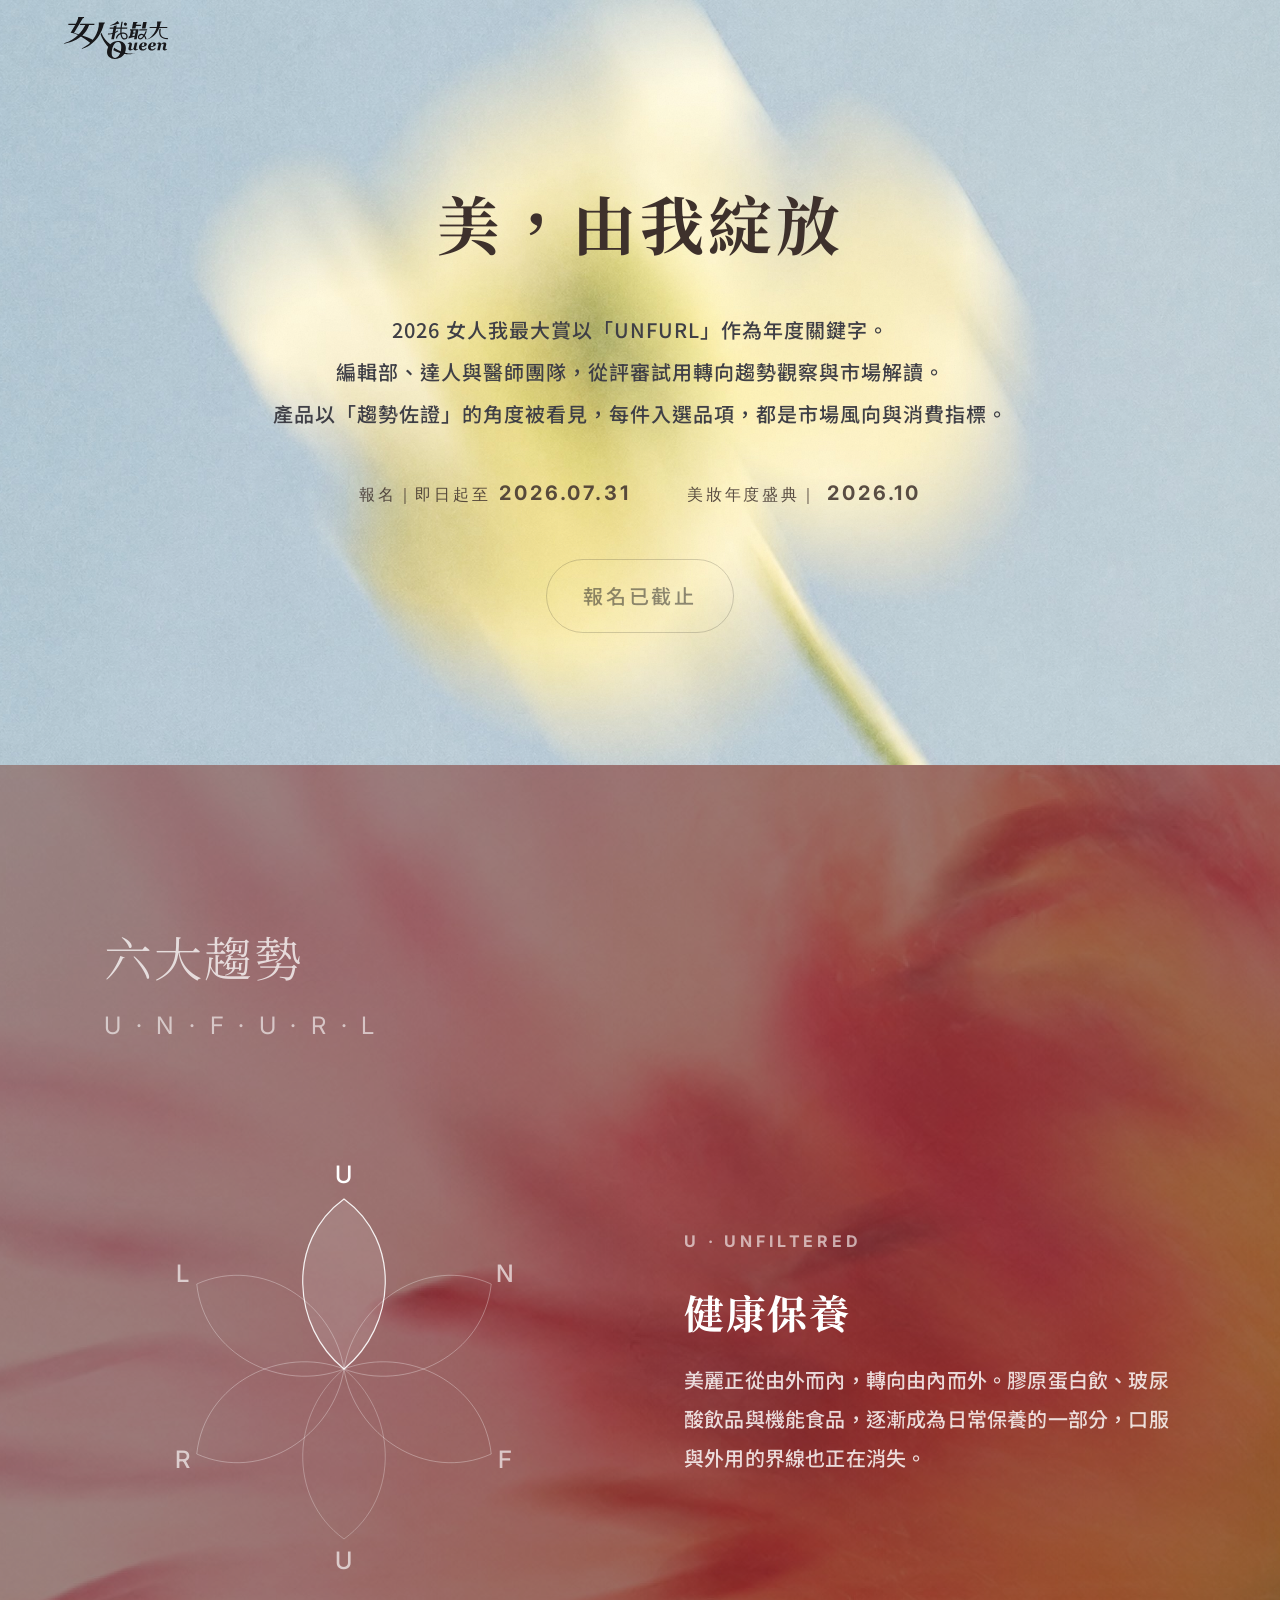
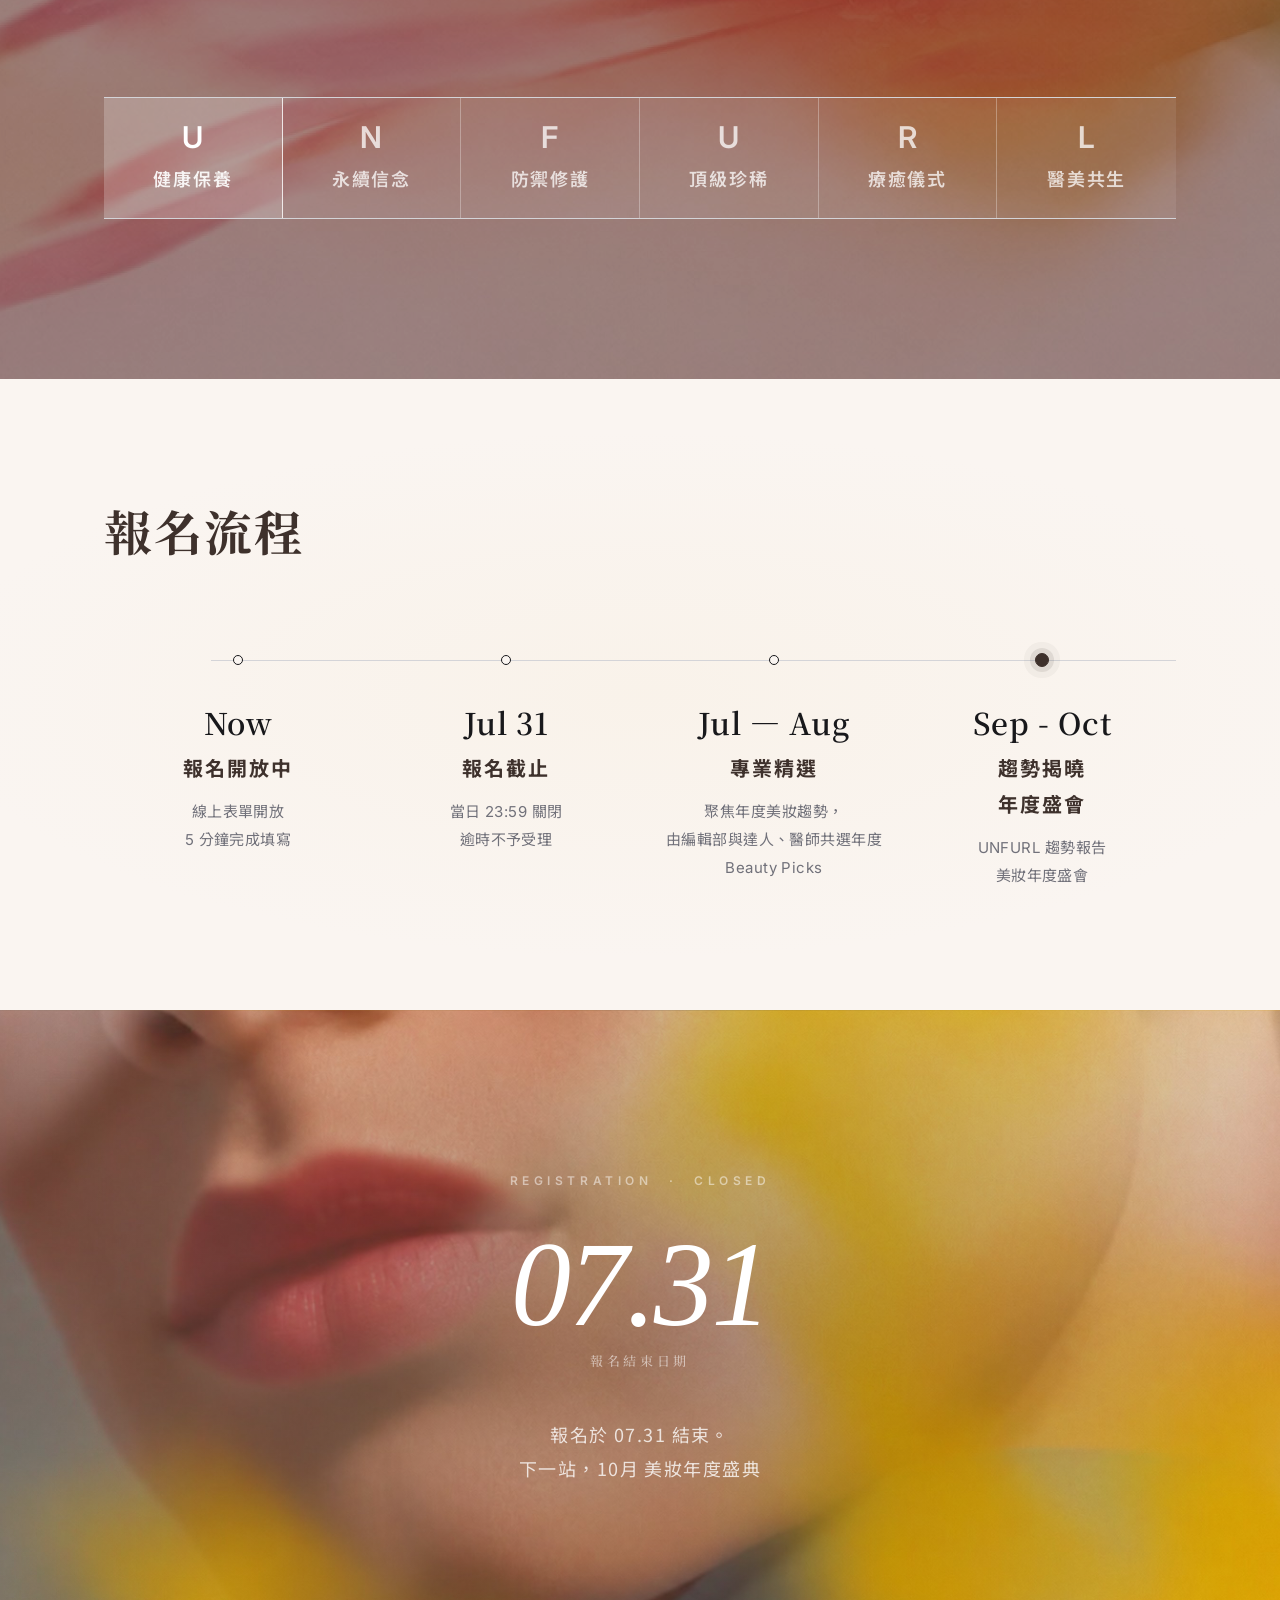
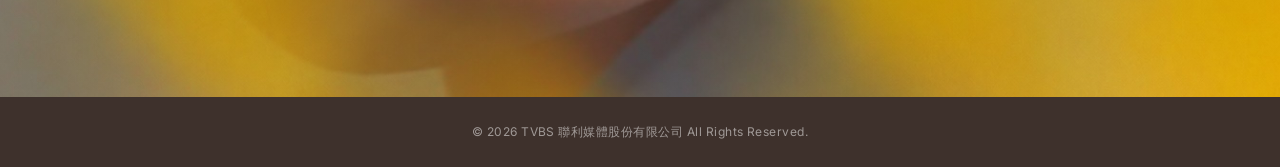
<file: beautyawards/registration/index.html>
<!doctype html>
<html lang="zh-TW">
  <head>
    <meta charset="UTF-8" />
    <meta name="viewport" content="width=device-width, initial-scale=1.0" />
    <title>女人我最大賞線上報名</title>
    <meta
      name="description"
      content="2026 女人我最大賞以「UNFURL」作為年度關鍵字，女人我最大編輯部、達人與醫師團隊，從評審試用昇華為年度趨勢觀察，讓所有入選商品重新詮釋美的趨勢與市場動向。報名時間為即日起至2026年7月31日23:59截止。"
    />
    <link
      rel="image_src"
      href="https://woman.tvbs-testing.com.tw/beautyawards/registration/images/OG.png"
    />
    <link
      rel="canonical"
      href="https://woman.tvbs-testing.com.tw/beautyawards/registration"
    />
    <meta name="robots" content="noindex,nofollow" />
    <meta property="og:title" content="女人我最大賞線上報名" />
    <meta
      property="og:description"
      content="2026 女人我最大賞以「UNFURL」作為年度關鍵字，女人我最大編輯部、達人與醫師團隊，從評審試用昇華為年度趨勢觀察，讓所有入選商品重新詮釋美的趨勢與市場動向。報名時間為即日起至2026年7月31日23:59截止。"
    />
    <meta
      property="og:image"
      content="https://woman.tvbs-testing.com.tw/beautyawards/registration/images/OG.png"
    />
    <meta
      property="og:url"
      content="https://woman.tvbs-testing.com.tw/beautyawards/registration"
    />
    <meta property="og:site_name" content="女人我最大賞" />
    <link rel="preconnect" href="https://fonts.googleapis.com" />
    <link rel="preconnect" href="https://fonts.gstatic.com" crossorigin="" />
    <link
      href="https://fonts.googleapis.com/css2?family=Cormorant+Garamond:ital,wght@1,500;1,600;1,700&family=Inter:wght@300;400;500;600;700&family=Noto+Sans+TC:wght@300;400;500;600;700&family=Noto+Serif+TC:wght@400;500;600;700&display=swap"
      rel="stylesheet"
    />
    <link rel="stylesheet" href="/beautyawards/registration/css/index.css" />
  </head>
  <body>
    <!-- NAV -->
    <nav>
      <div class="nav-logo">
        <svg
          width="104"
          height="42"
          style="display: block"
          viewBox="0 0 104 42"
          fill="none"
          xmlns="http://www.w3.org/2000/svg"
        >
          <path
            d="M61.3702 8.6302C61.6685 8.63051 61.9602 8.54199 62.2084 8.37585C62.4566 8.2097 62.6501 7.97339 62.7644 7.69683C62.8787 7.42027 62.9087 7.1159 62.8506 6.82223C62.7924 6.52856 62.6488 6.25879 62.4379 6.04708C62.2269 5.83536 61.9581 5.69122 61.6655 5.63288C61.3729 5.57455 61.0696 5.60465 60.7941 5.71937C60.5185 5.83409 60.283 6.02828 60.1175 6.27736C59.9519 6.52644 59.8637 6.81921 59.8641 7.11862C59.8641 7.51951 60.0227 7.90399 60.3052 8.18747C60.5876 8.47095 60.9707 8.6302 61.3702 8.6302Z"
            fill="currentColor"
          />
          <path
            d="M75.1372 13.3948H82.9644L83.1871 12.2438H75.36L75.1372 13.3948Z"
            fill="currentColor"
          />
          <path
            d="M55.3786 6.62263L53.5948 3.94587C50.4099 7.1879 46.2791 8.15783 46.2791 8.15783C46.3094 8.32274 46.3529 8.48492 46.4093 8.6428C51.1034 8.21452 55.3786 6.62263 55.3786 6.62263Z"
            fill="currentColor"
          />
          <path
            d="M44.2583 17.4226C44.3446 17.4226 44.4701 17.4226 44.6302 17.4226C45.873 17.4159 47.1113 17.2696 48.3217 16.9864L47.2878 22.3226H49.991C49.991 22.3226 50.5605 19.3766 51.2085 16.0338C52.127 15.6351 53.0045 15.1473 53.8285 14.5773L54.2129 14.3112L53.6826 13.5397L53.2983 13.8058C52.7033 14.2198 52.0782 14.5882 51.4281 14.908C51.6384 13.8231 51.8502 12.7272 52.0479 11.7022H56.4407C56.3513 12.7257 56.3043 13.6909 56.3011 14.5836C56.3011 15.0844 56.3105 15.5646 56.3372 16.0196C55.1677 16.4198 54.1284 17.1313 53.3304 18.078C52.5324 19.0248 52.0056 20.1714 51.8062 21.3952L51.7717 21.5873H53.0441C53.1946 20.6378 53.588 19.7437 54.1858 18.9925C54.7836 18.2413 55.5655 17.6586 56.4549 17.3013C56.6761 19.0255 57.1389 20.3277 57.8386 21.1921C58.1466 21.5917 58.5433 21.9136 58.997 22.1323C59.4508 22.3509 59.9491 22.4603 60.4524 22.4518H60.4634C62.3005 22.4518 63.6106 21.1921 63.6498 19.4176C63.6921 17.5942 62.3398 15.6811 59.6789 15.5536C58.9726 15.5169 58.2645 15.5629 57.5688 15.6906C57.5227 14.3603 57.5641 13.0285 57.6927 11.7038H63.1038L63.3266 10.5527H57.812C58.0065 8.88056 58.3061 7.05563 58.7156 5.10632L58.8066 4.67174H57.5343L57.4982 4.84809C57.0746 6.86039 56.7592 8.78451 56.5568 10.5527H52.2706C52.4432 9.66469 52.597 8.86324 52.7209 8.21924C51.8075 8.56401 50.8554 8.79509 49.8859 8.90733L49.5721 10.5527H45.8162L45.5935 11.7038H49.3447L48.5163 15.9819C47.1401 16.3488 45.7197 16.5216 44.296 16.4952H44.0685L43.8928 17.4399H44.2583V17.4226ZM59.6162 16.7928C61.0282 16.862 62.4402 17.7721 62.4025 19.3813C62.3727 20.715 61.3357 21.1921 60.4571 21.1937C60.1395 21.201 59.8246 21.1328 59.5383 20.9946C59.252 20.8564 59.0023 20.6521 58.8098 20.3985C58.2261 19.6789 57.8465 18.4964 57.6692 16.9345C58.3109 16.8066 58.9659 16.759 59.6193 16.7928H59.6162Z"
            fill="currentColor"
          />
          <path
            d="M71.9555 9.04431H76.9728L77.2395 7.66657H72.2222L72.5375 6.03531L73.3643 5.8133L73.5338 4.93627H69.2068L67.9391 11.4849H71.4832L71.9555 9.04431Z"
            fill="currentColor"
          />
          <path
            d="M82.7149 4.93627H79.1708L77.9031 11.4849H81.4472L82.7149 4.93627Z"
            fill="currentColor"
          />
          <path
            d="M70.054 22.3211H72.663L74.5865 12.2438H66.1035L65.8807 13.3948H66.8974L65.7725 19.205L64.9331 19.2995L64.497 21.6188L70.5513 19.712L70.054 22.3211ZM68.438 18.909L68.8412 16.829H70.4493L70.716 15.4512H69.1079L69.5064 13.4043H71.7594L70.7553 18.6602L68.438 18.909Z"
            fill="currentColor"
          />
          <path
            d="M80.2298 19.5561C80.7878 20.3437 81.1532 21.2521 81.2966 22.2077L81.306 22.3211H82.5612L82.5392 22.0896C82.3646 20.7382 81.8064 19.4658 80.9311 18.424C81.6148 17.1885 82.1877 15.8943 82.6427 14.5569L82.7792 14.1365H81.4692L81.4582 14.1695C81.0666 15.3375 80.5759 16.4696 79.9913 17.5533C79.2224 16.99 78.2844 16.7082 77.3336 16.755C75.2799 16.8463 73.8601 18.6933 73.8695 20.2962C73.8695 21.5369 74.7371 22.3667 76.066 22.4092C77.5187 22.4549 78.9119 21.4976 80.2298 19.5561ZM75.1105 20.293C75.1105 18.9594 76.4519 18.0493 77.3854 18.0083C77.4325 18.0083 77.478 18.0083 77.525 18.0083C78.1867 18.0078 78.8296 18.2295 79.3512 18.6382C78.4271 20.0553 77.296 21.2063 76.1005 21.1669C75.4384 21.1386 75.1136 20.8536 75.1105 20.293Z"
            fill="currentColor"
          />
          <path
            d="M52.928 22.203H52.8072L52.9249 22.225L52.928 22.203Z"
            fill="currentColor"
          />
          <path
            d="M95.1844 11.1196H103.195L103.418 9.96858H95.6112C96.1081 8.52298 96.4838 7.03825 96.7345 5.52988L97.3981 5.35038L97.5676 4.47492H93.0633C93.2798 6.30779 93.1934 8.16396 92.8076 9.96858H85.7585L85.5358 11.1196H92.5205C91.3626 15.1631 88.8869 18.2949 86.7768 20.0143C84.403 21.9479 83.2389 22.1699 83.2389 22.1699L83.5527 22.3274C90.1154 20.5308 93.4806 15.4119 95.1844 11.1196Z"
            fill="currentColor"
          />
          <path
            d="M40.7377 6.48564L40.9072 5.61018H34.7336C34.8973 6.87937 34.8751 8.16577 34.6677 9.42851C33.9281 14.34 31.8881 18.9622 28.7609 22.8123C26.18 21.263 22.0146 19.6852 18.2603 18.4319C21.3954 15.592 23.7463 11.9873 25.0849 7.96731H30.2717L30.4945 6.8163H16.4137L15.6873 7.96731H21.2835C19.5634 11.3834 17.354 14.5281 14.7256 17.3013C11.9628 16.4526 9.97342 15.922 9.97342 15.922L18.8329 1.1762L19.9437 0.877034L20.1131 0H18.3874C17.3409 0 15.7328 0 14.222 0C14.1843 1.66432 13.1943 4.1663 11.842 6.81473H4.47917L4.25169 7.96573H11.2332C9.7475 10.7291 7.97466 13.5428 6.56736 15.6496C8.96306 15.9488 11.5345 16.8494 14.0243 18.0115C10.6214 21.4173 5.99158 24.7018 0 26.2087C0.02824 26.2323 0.447133 26.596 0.524009 26.6653C4.72235 25.9174 11.4262 24.0137 16.9816 19.5294C20.178 21.337 23.2354 23.3817 26.1283 25.6465C21.8358 29.7121 17.6076 31.3355 17.6076 31.3355L18.2352 31.7874C34.4057 26.67 38.9806 10.9842 39.9423 6.70136L40.7377 6.48564Z"
            fill="currentColor"
          />
          <path
            d="M103.418 20.9937C100.672 20.9937 98.7113 20.3103 97.5958 18.9609C97.1345 18.4051 95.9124 16.9297 96.711 12.5934C96.7267 12.5036 96.7423 12.4218 96.7549 12.3509L96.8584 11.7541H95.5939L95.528 12.1352L95.4857 12.3666C95.2393 13.7098 94.582 17.2793 96.6388 19.7671C98.0053 21.4141 100.285 22.2502 103.418 22.2502H103.76L104 21L103.418 20.9937Z"
            fill="currentColor"
          />
          <path
            d="M70.0257 36.2733L69.8108 36.3174L69.6539 36.3457L69.3401 36.3914L68.9918 36.4434L68.8961 36.4575C68.824 36.467 68.7502 36.4764 68.6781 36.4827H68.6279L67.9454 36.5441H67.8826C67.8183 36.5441 67.754 36.5536 67.6912 36.5551H67.5955L67.2472 36.5662L66.9915 36.5756H66.5475L65.8682 36.563H65.8321L65.1559 36.5189C64.999 36.5079 64.8421 36.4937 64.6852 36.478H64.6335C64.4891 36.4638 64.3448 36.4465 64.2005 36.4292L64.064 36.4119C63.0791 36.2838 62.1029 36.095 61.1411 35.8466L61.0391 35.8183L60.8211 35.76C60.9105 35.5679 60.9968 35.3758 61.0768 35.1774C61.6103 33.8499 61.8831 32.4315 61.8801 31.0001C61.8801 28.8597 61.1532 27.156 59.6993 25.889C58.2455 24.622 56.3931 23.9906 54.1423 23.9948C51.2233 23.9884 48.4165 25.123 46.3167 27.1581C46.2775 27.1959 46.2414 27.2369 46.2022 27.2746C42.4368 24.4026 39.6834 21.1134 37.3521 15.7063L36.632 17.1234C37.076 19.1152 39.536 25.034 44.2458 29.9435C44.1218 30.1813 44.0042 30.4159 43.8959 30.671C43.3096 32.0278 43.0114 33.4923 43.0205 34.9711C43.0205 37.0643 43.7395 38.7585 45.1777 40.0538C46.6158 41.3492 48.4535 41.9979 50.6908 42C52.4008 42 53.931 41.7035 55.2813 41.1104C56.5993 40.5387 57.7956 39.7181 58.805 38.6934C59.323 38.1639 59.7827 37.5801 60.1763 36.9519C60.3473 36.9803 60.5183 37.0039 60.6893 37.0291L60.8132 37.048L60.9623 37.07C61.389 37.133 61.8205 37.1755 62.2519 37.2165C63.2123 37.2996 64.1769 37.3238 65.1402 37.2889C65.3756 37.281 65.6109 37.2684 65.8478 37.2511H65.8682C66.1929 37.2275 66.5177 37.1944 66.8393 37.1551L66.9335 37.144L67.0276 37.1299C67.2645 37.0984 67.4983 37.0637 67.7367 37.0228L67.9344 36.9882L67.9972 36.9756C68.2262 36.933 68.4537 36.8858 68.6812 36.8338H68.6985L68.733 36.826C68.8051 36.8102 68.8773 36.7929 68.9495 36.774C69.2068 36.7131 69.4615 36.6459 69.7135 36.5725H69.7355L69.8359 36.541C70.1434 36.4497 70.4488 36.3494 70.7521 36.2402L70.7223 36.141L70.0257 36.2733ZM55.6124 37.3094C55.1459 38.287 54.4855 39.1587 53.6716 39.8712C52.9479 40.5207 52.0115 40.8805 51.0406 40.8821C49.9225 40.8821 49.0858 40.4512 48.5304 39.5893C47.975 38.7275 47.6952 37.5865 47.6911 36.1662C47.6931 34.8404 47.8334 33.5184 48.1099 32.2219C48.36 30.9881 48.7671 29.7916 49.3211 28.6618C49.7918 27.6852 50.454 26.8138 51.2681 26.1C51.991 25.4602 52.9227 25.1089 53.8866 25.1128C54.9974 25.1128 55.8341 25.5327 56.3968 26.3724C56.9595 27.2122 57.2393 28.3669 57.2362 29.8365C57.2333 31.1319 57.1009 32.4237 56.8408 33.6926C56.7984 33.902 56.7498 34.1083 56.7012 34.313L56.6776 34.3035C56.4318 34.1985 56.1861 34.0883 55.9403 33.9729L55.512 33.7697L55.0836 33.5745C54.9597 33.5147 54.8358 33.4517 54.7118 33.3887L54.613 33.3383L54.3541 33.2029C54.1094 33.0754 53.8678 32.9462 53.6262 32.8124L53.2967 32.6298L52.9358 32.4172L52.6566 32.2597C52.5577 32.203 52.4605 32.1448 52.3632 32.085L52.2063 31.9936C51.8157 31.7559 51.4297 31.5087 51.0516 31.2567C50.8618 31.1308 50.6766 31.0032 50.4915 30.8741L50.4695 30.8584C50.4052 30.8143 50.344 30.7686 50.2813 30.723L50.2201 30.6852L50.1668 30.6474C49.8234 31.4782 49.5403 32.3328 49.3196 33.2045C49.4764 33.2863 49.6333 33.3619 49.7824 33.447C50.2185 33.6737 50.6594 33.8847 51.1002 34.091L51.2681 34.1665L51.6117 34.324L51.7686 34.3933L51.9129 34.4578L52.3287 34.6357L52.4385 34.6814L52.6942 34.7869L53.1131 34.9585L53.5085 35.116L53.7925 35.2262L53.8991 35.264C54.0388 35.3175 54.18 35.3679 54.3212 35.4215L54.4781 35.4766L54.7542 35.5742C54.8907 35.6214 55.0272 35.6702 55.1652 35.7159L55.2468 35.7411L55.8587 35.9348L56.1662 36.0324C56.003 36.4671 55.8181 36.8933 55.6124 37.3094Z"
            fill="currentColor"
          />
          <path
            d="M72.969 32.2959C72.6411 32.2959 72.4136 32.2424 72.2834 32.1385C72.1532 32.0346 72.0873 31.8236 72.0873 31.5307C72.0959 31.3469 72.1201 31.1641 72.1594 30.9843C72.2081 30.7387 72.2504 30.5403 72.2865 30.3923L73.3737 25.6686L73.2812 25.5599L70.8353 25.6686L69.5692 31.2205C69.2803 31.508 68.951 31.7515 68.5918 31.9432C68.3492 32.0857 68.078 32.1723 67.7979 32.1967C67.6909 32.2082 67.5828 32.195 67.4816 32.1581C67.3805 32.1213 67.2891 32.0618 67.2143 31.9842C67.0947 31.8174 67.0354 31.6146 67.0464 31.4095C67.0523 31.2585 67.0675 31.1082 67.0919 30.9591C67.1208 30.7631 67.1617 30.5691 67.2143 30.3781L67.7744 28.3312C67.838 28.107 67.879 27.877 67.8968 27.6447C67.9172 27.3975 67.9281 27.229 67.9281 27.1361C67.9323 26.9219 67.8901 26.7093 67.8046 26.5131C67.719 26.3168 67.592 26.1415 67.4324 25.9992C67.1029 25.6938 66.6322 25.541 66.0204 25.541C65.6555 25.5454 65.2935 25.6064 64.9473 25.7221C64.5686 25.8418 64.1722 25.9867 63.758 26.1567L63.5902 26.8495C63.7125 26.8023 63.86 26.755 64.031 26.7031C64.1942 26.6525 64.3639 26.6265 64.5346 26.6259C64.8672 26.6259 65.09 26.6842 65.2061 26.7991C65.338 26.9683 65.3999 27.1821 65.3787 27.3959C65.3699 27.5818 65.3458 27.7667 65.3065 27.9486C65.2579 28.1973 65.2155 28.3942 65.1794 28.5374L64.6005 30.6852C64.5379 30.9132 64.4902 31.1452 64.4578 31.3795C64.4404 31.5406 64.4315 31.7025 64.4311 31.8645C64.4282 32.0767 64.4684 32.2872 64.5494 32.4832C64.6303 32.6792 64.7502 32.8566 64.9018 33.0045C65.2155 33.3194 65.6501 33.4769 66.2165 33.4769C66.7985 33.489 67.3756 33.3667 67.903 33.1194C68.4645 32.8277 68.9812 32.4565 69.4374 32.0172H69.4908C69.5747 32.4121 69.8016 32.7617 70.1277 32.9982C70.5246 33.2695 70.999 33.4028 71.4785 33.3777C71.8352 33.3843 72.1905 33.3311 72.5297 33.2202C72.8309 33.1152 73.2352 32.9625 73.7424 32.762L73.9103 32.0692C73.7741 32.1279 73.6335 32.1758 73.4898 32.2125C73.3207 32.2633 73.1455 32.2913 72.969 32.2959Z"
            fill="currentColor"
          />
          <path
            d="M80.5075 29.5326C81.1368 29.3815 81.7176 29.0727 82.1956 28.6351C82.395 28.4521 82.5538 28.2292 82.6619 27.9808C82.77 27.7323 82.825 27.4639 82.8232 27.1928C82.8356 26.9284 82.7753 26.6658 82.6489 26.4336C82.5224 26.2014 82.3346 26.0086 82.1062 25.8764C81.6271 25.5836 80.9306 25.4371 80.0164 25.4371C79.2856 25.4277 78.5604 25.5664 77.8843 25.8449C77.2837 26.0851 76.7385 26.4463 76.2825 26.9062C75.8479 27.3468 75.5059 27.8704 75.2768 28.4461C75.0533 29.0081 74.9388 29.6077 74.9395 30.2128C74.9339 30.6589 75.0094 31.1023 75.1623 31.5213C75.3071 31.9119 75.5346 32.2665 75.8291 32.5605C76.1561 32.8741 76.5476 33.1121 76.9759 33.258C77.4957 33.434 78.0418 33.5187 78.5903 33.5084C79.3835 33.508 80.1636 33.3053 80.8573 32.9195C81.5604 32.5394 82.1658 32.0003 82.6255 31.3449L82.0654 30.8725C81.7441 31.3233 81.3326 31.7019 80.8573 31.9842C80.3828 32.2301 79.8537 32.351 79.3198 32.3353C79.02 32.3468 78.7228 32.2761 78.4601 32.1306C78.2391 31.9987 78.0588 31.808 77.9392 31.5795C77.8266 31.3516 77.7488 31.108 77.7086 30.8568C77.661 30.6051 77.6301 30.3505 77.616 30.0947C78.1887 30.0333 78.6735 29.9656 79.0704 29.8947C79.5557 29.8005 80.0354 29.6796 80.5075 29.5326ZM77.6396 29.4633C77.7368 28.4776 77.9607 27.663 78.311 27.0196C78.6614 26.3761 79.0332 26.0538 79.4265 26.0528C79.5575 26.049 79.6871 26.0794 79.8029 26.1409C79.9187 26.2025 80.0166 26.2931 80.087 26.4039C80.2626 26.7082 80.345 27.0575 80.3239 27.4085C80.3413 27.7791 80.2537 28.147 80.0713 28.4697C79.8662 28.7659 79.5778 28.9939 79.243 29.1248C79.0156 29.2171 78.7789 29.2841 78.537 29.3247C78.241 29.3814 77.9418 29.4276 77.6396 29.4633Z"
            fill="currentColor"
          />
          <path
            d="M89.5741 29.5326C90.2029 29.3815 90.7832 29.0727 91.2606 28.6351C91.46 28.4521 91.6189 28.2292 91.727 27.9808C91.8351 27.7323 91.89 27.4639 91.8882 27.1928C91.9007 26.9284 91.8404 26.6658 91.7139 26.4336C91.5874 26.2014 91.3997 26.0086 91.1712 25.8764C90.7006 25.5836 89.9961 25.4371 89.0815 25.4371C88.3507 25.428 87.6256 25.5667 86.9493 25.8449C86.3487 26.0851 85.8036 26.4463 85.3475 26.9062C84.9129 27.3464 84.5714 27.8702 84.3434 28.4461C84.1193 29.0079 84.0048 29.6077 84.0061 30.2128C84.0008 30.6588 84.0757 31.102 84.2273 31.5213C84.3733 31.9117 84.6013 32.2661 84.8957 32.5605C85.2224 32.8737 85.6132 33.1118 86.041 33.258C86.5613 33.434 87.1079 33.5187 87.6569 33.5084C88.4496 33.5079 89.2291 33.3053 89.9224 32.9195C90.6258 32.5398 91.2312 32.0007 91.6905 31.3449L91.1304 30.8725C90.8095 31.3237 90.398 31.7024 89.9224 31.9842C89.4479 32.2303 88.9188 32.3512 88.3849 32.3353C88.0856 32.3469 87.7888 32.2761 87.5267 32.1306C87.3049 31.9992 87.124 31.8084 87.0043 31.5795C86.893 31.351 86.8153 31.1076 86.7736 30.8568C86.7265 30.6051 86.6961 30.3505 86.6826 30.0947C87.2553 30.0333 87.7401 29.9656 88.1354 29.8947C88.6212 29.8006 89.1015 29.6797 89.5741 29.5326ZM86.7046 29.4633C86.7642 28.612 86.9925 27.7812 87.3761 27.0196C87.7254 26.375 88.0978 26.0528 88.4931 26.0528C88.6239 26.0488 88.7534 26.0791 88.869 26.1407C88.9845 26.2023 89.0821 26.293 89.1521 26.4039C89.3289 26.7077 89.4119 27.0573 89.3905 27.4085C89.4082 27.7793 89.3201 28.1475 89.1364 28.4697C88.932 28.7665 88.6434 28.9948 88.308 29.1248C88.0806 29.2171 87.8439 29.2841 87.602 29.3247C87.3055 29.3814 87.0074 29.4255 86.7046 29.4633Z"
            fill="currentColor"
          />
          <path
            d="M102.207 32.2959C101.879 32.2959 101.65 32.2424 101.52 32.1385C101.389 32.0346 101.323 31.8236 101.323 31.5307C101.33 31.3551 101.35 31.1803 101.385 31.0079C101.425 30.7765 101.473 30.5718 101.523 30.3923L102.106 28.2288C102.169 28.0058 102.211 27.7777 102.233 27.547C102.251 27.3345 102.26 27.1692 102.26 27.0511C102.263 26.838 102.223 26.6265 102.14 26.4302C102.057 26.234 101.935 26.0571 101.78 25.9111C101.466 25.5962 101.018 25.4387 100.451 25.4387C99.861 25.436 99.2777 25.5662 98.7442 25.8197C98.1774 26.0962 97.6545 26.4554 97.1926 26.8857H97.1377C97.0625 26.4914 96.8522 26.136 96.5431 25.8812C96.245 25.6439 95.7937 25.5248 95.1891 25.5237C94.8238 25.5281 94.4613 25.5892 94.1145 25.7048C93.7358 25.8245 93.3394 25.9693 92.9252 26.1394L92.7574 26.8322C92.8797 26.7865 93.0272 26.7377 93.1982 26.6858C93.361 26.6361 93.5301 26.6102 93.7003 26.6086C94.014 26.6086 94.2368 26.6637 94.3576 26.7739C94.4784 26.8842 94.538 27.0888 94.538 27.3786C94.5328 27.5732 94.5081 27.7668 94.4643 27.9564C94.4157 28.1863 94.3765 28.3737 94.3451 28.5186L93.2469 33.2517H95.7822L97.0624 27.6935C97.3768 27.381 97.7418 27.1244 98.1418 26.9345C98.3747 26.8217 98.6262 26.7523 98.8839 26.7298C98.9928 26.7183 99.103 26.731 99.2065 26.7669C99.3101 26.8028 99.4045 26.8611 99.4832 26.9377C99.6091 27.1028 99.6715 27.308 99.6589 27.5156C99.6559 27.6613 99.6417 27.8066 99.6165 27.9501C99.5883 28.1281 99.5459 28.3265 99.4895 28.5469L98.9341 30.5938C98.8708 30.8295 98.8282 31.0703 98.807 31.3134C98.7929 31.5055 98.7866 31.663 98.7866 31.7858C98.783 32.0011 98.8267 32.2146 98.9146 32.411C99.0024 32.6075 99.1323 32.7822 99.2949 32.9226C99.6327 33.227 100.107 33.3792 100.716 33.3792C101.073 33.386 101.428 33.3328 101.767 33.2218C102.071 33.1168 102.476 32.9641 102.982 32.7636L103.151 32.0708C103.015 32.1297 102.873 32.1776 102.729 32.2141C102.559 32.2645 102.384 32.292 102.207 32.2959Z"
            fill="currentColor"
          />
        </svg>
      </div>
    </nav>

    <!-- HERO -->
    <header class="hero">
      <div class="hero-motif">
        <svg viewBox="0 0 200 200" xmlns="http://www.w3.org/2000/svg">
          <g
            transform="translate(100 100)"
            fill="none"
            stroke="#0F0F0F"
            stroke-width="0.25"
          >
            <ellipse rx="92" ry="30"></ellipse>
            <ellipse rx="92" ry="30" transform="rotate(30)"></ellipse>
            <ellipse rx="92" ry="30" transform="rotate(60)"></ellipse>
            <ellipse rx="92" ry="30" transform="rotate(90)"></ellipse>
            <ellipse rx="92" ry="30" transform="rotate(120)"></ellipse>
            <ellipse rx="92" ry="30" transform="rotate(150)"></ellipse>
            <circle r="3" fill="#0F0F0F" stroke="none"></circle>
          </g>
        </svg>
      </div>

      <div class="hero-content">
        <h1 class="hero-manifesto-title">美，由我綻放</h1>
        <p class="hero-manifesto-body">
          2026 女人我最大賞以「UNFURL」作為年度關鍵字。<br />編輯部、達人與醫師團隊，從評審試用轉向趨勢觀察與市場解讀。<br />產品以「趨勢佐證」的角度被看見，每件入選品項，都是市場風向與消費指標。
        </p>
        <div class="hero-dates">
          <span>報名｜即日起至 <strong>2026.07.31</strong></span>
          <span>美妝年度盛典｜<strong>2026.10</strong></span>
        </div>
        <a
          href="/beautyawards/registration/form"
          class="btn btn-primary btn-lg hero-cta-wrap"
          id="heroCta"
          ><span class="cta-label">前往報名</span
          ><span class="arrow">→</span></a
        >
      </div>
    </header>

    <!-- BLOOM DIAGRAM -->
    <section class="bloom-section" id="unfurl">
      <div class="container">
        <div class="sec-num">— 02 ／ Six Petals</div>
        <h2 class="sec-title zh-primary"><em>六大趨勢</em></h2>
        <div class="sec-title-tc">U · N · F · U · R · L</div>

        <div class="bloom-wrap">
          <div class="bloom-svg">
            <svg viewBox="0 0 480 480" xmlns="http://www.w3.org/2000/svg">
              <g transform="translate(240 240)">
                <!-- 6 flower petals: teardrop bezier paths, each rotated 60° -->
                <path
                  class="petal-path"
                  data-petal="0"
                  d="M 0,0 C 52,-42 58,-128 0,-170 C -58,-128 -52,-42 0,0"
                />
                <path
                  class="petal-path"
                  data-petal="1"
                  d="M 0,0 C 52,-42 58,-128 0,-170 C -58,-128 -52,-42 0,0"
                  transform="rotate(60)"
                />
                <path
                  class="petal-path"
                  data-petal="2"
                  d="M 0,0 C 52,-42 58,-128 0,-170 C -58,-128 -52,-42 0,0"
                  transform="rotate(120)"
                />
                <path
                  class="petal-path"
                  data-petal="3"
                  d="M 0,0 C 52,-42 58,-128 0,-170 C -58,-128 -52,-42 0,0"
                  transform="rotate(180)"
                />
                <path
                  class="petal-path"
                  data-petal="4"
                  d="M 0,0 C 52,-42 58,-128 0,-170 C -58,-128 -52,-42 0,0"
                  transform="rotate(240)"
                />
                <path
                  class="petal-path"
                  data-petal="5"
                  d="M 0,0 C 52,-42 58,-128 0,-170 C -58,-128 -52,-42 0,0"
                  transform="rotate(300)"
                />

                <!-- Letter labels at petal tips -->
                <text
                  class="letter-label"
                  data-petal="0"
                  x="0"
                  y="-186"
                  text-anchor="middle"
                >
                  U
                </text>
                <text
                  class="letter-label"
                  data-petal="1"
                  x="161"
                  y="-87"
                  text-anchor="middle"
                >
                  N
                </text>
                <text
                  class="letter-label"
                  data-petal="2"
                  x="161"
                  y="99"
                  text-anchor="middle"
                >
                  F
                </text>
                <text
                  class="letter-label"
                  data-petal="3"
                  x="0"
                  y="200"
                  text-anchor="middle"
                >
                  U
                </text>
                <text
                  class="letter-label"
                  data-petal="4"
                  x="-161"
                  y="99"
                  text-anchor="middle"
                >
                  R
                </text>
                <text
                  class="letter-label"
                  data-petal="5"
                  x="-161"
                  y="-87"
                  text-anchor="middle"
                >
                  L
                </text>
              </g>
            </svg>
          </div>

          <div class="bloom-info" id="bloom-info">
            <div class="bloom-info-letter" id="bi-letter">U · UNFILTERED</div>
            <div class="bloom-info-title" id="bi-tc">健康保養</div>
            <div class="bloom-info-desc" id="bi-desc">
              美麗正從由外而內，轉向由內而外。膠原蛋白飲、玻尿酸飲品與機能食品，逐漸成為日常保養的一部分，口服與外用的界線也正在消失。
            </div>
          </div>
        </div>

        <div class="bloom-list" id="bloom-list">
          <div class="bloom-pill active" data-petal="0">
            <div class="pill-letter">U</div>
            <div class="pill-tc">健康保養</div>
          </div>
          <div class="bloom-pill" data-petal="1">
            <div class="pill-letter">N</div>
            <div class="pill-tc">永續信念</div>
          </div>
          <div class="bloom-pill" data-petal="2">
            <div class="pill-letter">F</div>
            <div class="pill-tc">防禦修護</div>
          </div>
          <div class="bloom-pill" data-petal="3">
            <div class="pill-letter">U</div>
            <div class="pill-tc">頂級珍稀</div>
          </div>
          <div class="bloom-pill" data-petal="4">
            <div class="pill-letter">R</div>
            <div class="pill-tc">療癒儀式</div>
          </div>
          <div class="bloom-pill" data-petal="5">
            <div class="pill-letter">L</div>
            <div class="pill-tc">醫美共生</div>
          </div>
        </div>
      </div>
    </section>

    <!-- HORIZONTAL TIMELINE -->
    <section class="timeline-section" id="timeline">
      <div class="container">
        <div class="sec-num">— 03 ／ Schedule</div>
        <h2 class="sec-title zh-primary">報名流程</h2>

        <div class="tl-wrap">
          <div class="tl-rail">
            <div class="tl-item now">
              <div class="now-flag">Now Open</div>
              <div class="tl-dot-wrap"><div class="tl-dot"></div></div>
              <div class="tl-date">Now</div>
              <div class="tl-title">報名開放中</div>
              <div class="tl-note">線上表單開放<br />5 分鐘完成填寫</div>
            </div>
            <div class="tl-item">
              <div class="tl-dot-wrap"><div class="tl-dot"></div></div>
              <div class="tl-date">Jul 31</div>
              <div class="tl-title">報名截止</div>
              <div class="tl-note">當日 23:59 關閉<br />逾時不予受理</div>
            </div>
            <div class="tl-item future">
              <div class="tl-dot-wrap"><div class="tl-dot"></div></div>
              <div class="tl-date">Jul — Aug</div>
              <div class="tl-title">專業精選</div>
              <div class="tl-note">
                聚焦年度美妝趨勢，<br />由編輯部與達人、醫師共選年度 Beauty
                Picks
              </div>
            </div>
            <div class="tl-item future">
              <div class="tl-dot-wrap"><div class="tl-dot"></div></div>
              <div class="tl-date">Sep - Oct</div>
              <div class="tl-title">趨勢揭曉<br />年度盛會</div>
              <div class="tl-note">UNFURL 趨勢報告<br />美妝年度盛會</div>
            </div>
          </div>
        </div>
      </div>
    </section>

    <!-- CTA -->
    <section class="cta">
      <div class="cta-inner">
        <div class="cta-eyebrow" id="ctaEyebrow">Registration　·　Now Open</div>
        <div class="cta-date">07.31</div>
        <div class="cta-date-label" id="ctaDateLabel">報名截止日期</div>
        <p class="cta-tc" id="ctaBody">
          把你的產品交給女人我最大賞，<br />由我們替它寫進今年的趨勢裡。
        </p>
      </div>
    </section>

    <!-- FOOTER -->
    <footer class="site-footer">
      © 2026 TVBS 聯利媒體股份有限公司 All Rights Reserved.
    </footer>

    <!-- STICKY MINI CTA -->
    <a href="/beautyawards/registration/form" class="sticky-cta" id="stickyCta">
      前往報名 <span class="arrow">→</span>
    </a>

    <script>
      const PETALS = [
        {
          letter: "U · UNFILTERED",
          tc: "健康保養",
          desc: "美麗正從由外而內，轉向由內而外。膠原蛋白飲、玻尿酸飲品與機能食品，逐漸成為日常保養的一部分，口服與外用的界線也正在消失。",
        },
        {
          letter: "N · NOBLE",
          tc: "永續信念",
          desc: "永續不只是理念，而是一種被選擇的生活方式。可補充包裝與透明機制，逐漸成為品牌核心，也讓正確消費轉化為一種身份表達。",
        },
        {
          letter: "F · FORTIFY",
          tc: "防禦修護",
          desc: "診間療程與居家保養之間，正逐步形成穩定循環。術後保養不僅著重於防禦與修護，更強調延續醫美療程效果，成為當前保養趨勢主流。",
        },
        {
          letter: "U · UNIQUE",
          tc: "頂級珍稀",
          desc: "從科研成分到稀有植物與海洋原料，珍稀與有感並存，讓「有感的奢華」成為願意投入的價值，也定義了新的奢華態度。",
        },
        {
          letter: "R · RITUAL",
          tc: "療癒儀式",
          desc: "睡眠、放鬆與夜間修復，成為新的美容核心。保養不只是步驟，而是一段留給自己的時間，香氣與質地共同堆疊出日常儀式感。",
        },
        {
          letter: "L · LONGEVITY",
          tc: "醫美共生",
          desc: "醫美逐漸日常化，與護膚保養並行存在。療程選擇與診所判斷，也成為新的美麗決策方式，映照出更真實的當代美感。",
        },
      ];

      function setPetal(i) {
        const p = PETALS[i];
        document.getElementById("bi-letter").textContent = p.letter;
        document.getElementById("bi-tc").textContent = p.tc;
        document.getElementById("bi-desc").textContent = p.desc;
        document
          .querySelectorAll(".bloom-pill")
          .forEach((el) =>
            el.classList.toggle("active", +el.dataset.petal === i),
          );
        document
          .querySelectorAll(".petal-path")
          .forEach((el) =>
            el.classList.toggle("active", +el.dataset.petal === i),
          );
        document
          .querySelectorAll(".letter-label")
          .forEach((el) =>
            el.classList.toggle("active", +el.dataset.petal === i),
          );
      }

      document
        .querySelectorAll(".petal-path, .bloom-pill, .letter-label")
        .forEach((el) => {
          el.addEventListener("click", () => setPetal(+el.dataset.petal));
          el.addEventListener("mouseenter", () => setPetal(+el.dataset.petal));
        });

      // Init: default to U · Unfiltered (so SVG petal + letter show active state on load)
      setPetal(0);

      // ---- Registration deadline (single source of truth) ----
      // Registration closes 2026-09-04 23:59:59 (+08:00); treat 09/05 00:00 as the cutoff
      const REGISTRATION_CUTOFF = new Date("2026-09-05T00:00:00+08:00");
      // Debug override via URL: ?debug=closed forces closed state, ?debug=open forces open
      const DEBUG_OVERRIDE = new URLSearchParams(window.location.search).get(
        "debug",
      );
      const isRegistrationClosed = () => {
        if (DEBUG_OVERRIDE === "closed") return true;
        if (DEBUG_OVERRIDE === "open") return false;
        return new Date() >= REGISTRATION_CUTOFF;
      };

      // Switch hero CTA + bottom CTA section to closed state after deadline
      function applyClosedState() {
        if (!isRegistrationClosed()) return;

        const heroCta = document.getElementById("heroCta");
        if (heroCta) {
          heroCta.classList.add("is-closed");
          heroCta.removeAttribute("href");
          heroCta.setAttribute("aria-disabled", "true");
          const label = heroCta.querySelector(".cta-label");
          if (label) label.textContent = "報名已截止";
        }

        const eyebrow = document.getElementById("ctaEyebrow");
        if (eyebrow) eyebrow.textContent = "Registration　·　Closed";

        const dateLabel = document.getElementById("ctaDateLabel");
        if (dateLabel) dateLabel.textContent = "報名結束日期";

        const body = document.getElementById("ctaBody");
        if (body)
          body.innerHTML = "報名於 07.31 結束。<br />下一站，10月 美妝年度盛典";
      }
      applyClosedState();

      // Timeline progress: update active node based on current date
      function updateTimeline() {
        const items = document.querySelectorAll(".tl-rail .tl-item");
        if (!items.length) return;

        const now = new Date();
        let currentIndex;
        if (!isRegistrationClosed())
          currentIndex = 0; // 報名開放中
        else if (now < new Date("2026-09-01T00:00:00+08:00"))
          currentIndex = 2; // 專業精選
        else currentIndex = 3; // 趨勢揭曉 / 年度盛會

        items.forEach((item, i) => {
          item.classList.remove("now", "future");
          if (i === currentIndex) item.classList.add("now");
          else if (i > currentIndex) item.classList.add("future");

          // Hide "Now Open" badge if this node is not currently active
          const flag = item.querySelector(".now-flag");
          if (flag) flag.style.display = i === currentIndex ? "" : "none";
        });
      }
      updateTimeline();

      const sticky = document.getElementById("stickyCta");
      const hero = document.querySelector(".hero");
      function updateSticky() {
        if (isRegistrationClosed()) {
          sticky.classList.remove("show");
          sticky.style.display = "none";
          return;
        }
        const heroBottom = hero ? hero.getBoundingClientRect().bottom : 0;
        sticky.classList.toggle("show", heroBottom < 0);
      }
      window.addEventListener("scroll", updateSticky, { passive: true });
      updateSticky();
    </script>
  </body>
</html>
</file>
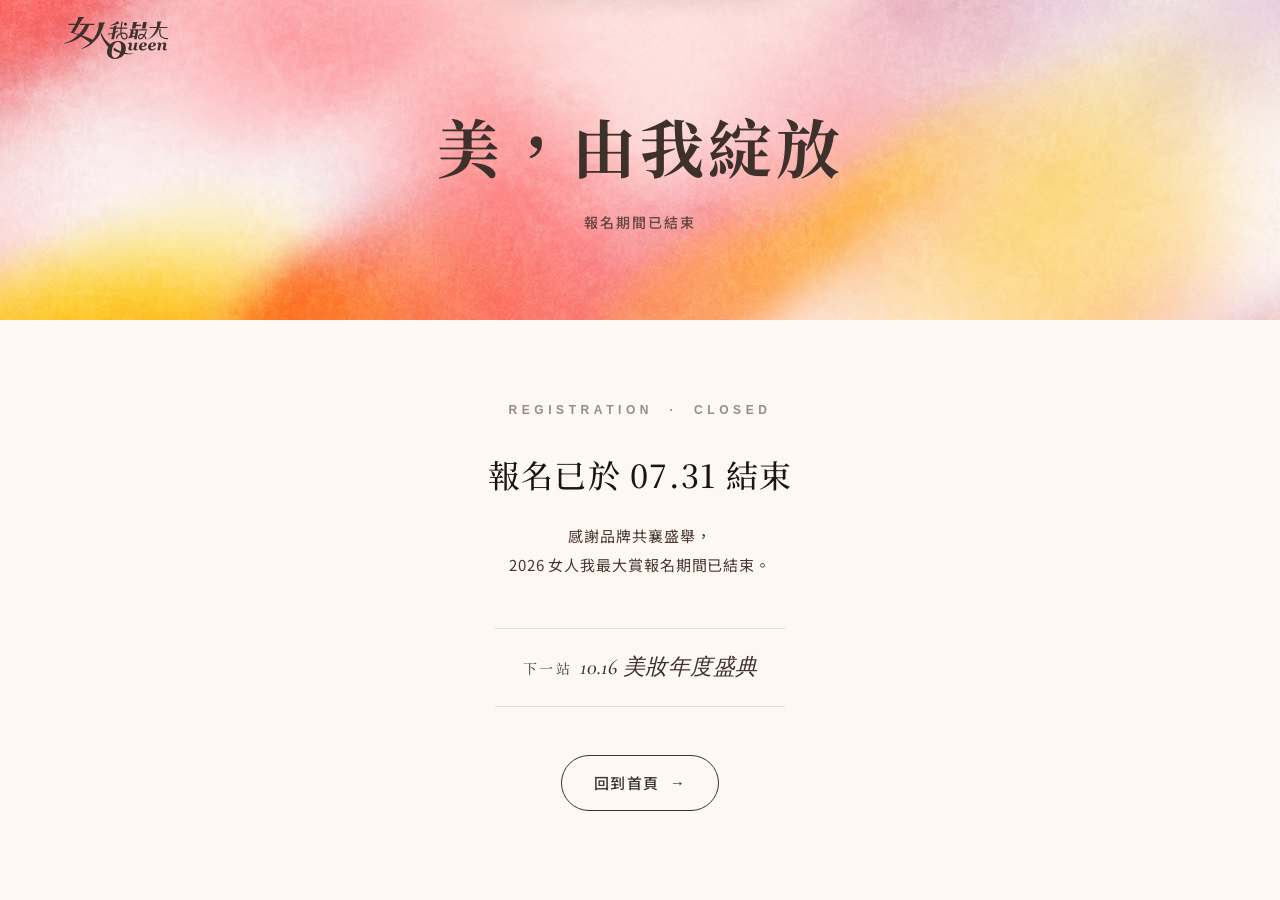
<file: beautyawards/registration/form/index.html>
<!doctype html>
<html lang="zh-TW">
  <head>
    <meta charset="UTF-8" />
    <link rel="preconnect" href="https://fonts.googleapis.com" />
    <link
      href="https://fonts.googleapis.com/css2?family=Cormorant+Garamond:ital,wght@0,400;0,500;0,600;1,400;1,500&family=Noto+Sans+TC:wght@300;400;500;600;700&family=Noto+Serif+TC:wght@400;500;600;700&display=swap"
      rel="stylesheet"
    />
    <meta name="viewport" content="width=device-width, initial-scale=1.0" />
    <title>女人我最大賞報名表單</title>
    <meta
      name="description"
      content="2026 女人我最大賞以「UNFURL」作為年度關鍵字，女人我最大編輯部、達人與醫師團隊，從評審試用昇華為年度趨勢觀察，讓所有入選商品重新詮釋美的趨勢與市場動向。報名時間為即日起至2026年7月31日23:59截止。"
    />
    <link
      rel="image_src"
      href="https://woman.tvbs-testing.com.tw/beautyawards/registration/images/OG.png"
    />
    <link
      rel="canonical"
      href="https://woman.tvbs-testing.com.tw/beautyawards/registration/form"
    />
    <meta name="robots" content="noindex,nofollow" />
    <meta property="og:title" content="女人我最大賞線上報名" />
    <meta
      property="og:description"
      content="2026 女人我最大賞以「UNFURL」作為年度關鍵字，女人我最大編輯部、達人與醫師團隊，從評審試用昇華為年度趨勢觀察，讓所有入選商品重新詮釋美的趨勢與市場動向。報名時間為即日起至2026年7月31日23:59截止。"
    />
    <meta
      property="og:image"
      content="https://woman.tvbs-testing.com.tw/beautyawards/registration/images/OG.png"
    />
    <meta
      property="og:url"
      content="https://woman.tvbs-testing.com.tw/beautyawards/registration/form"
    />
    <meta property="og:site_name" content="女人我最大賞" />
    <link rel="preconnect" href="https://fonts.googleapis.com" />
    <link rel="preconnect" href="https://fonts.gstatic.com" crossorigin="" />
    <link rel="stylesheet" href="/beautyawards/registration/css/form.css" />
    <style>
      .banner-title {
        font-family: "Noto Serif TC", serif;
        font-style: normal;
        font-weight: 700;
        letter-spacing: 0.06em;
      }
    </style>
  </head>
  <body>
    <!-- BANNER WRAP -->
    <div class="banner-wrap">
      <!-- NAV -->
      <nav id="siteNav">
        <div class="nav-logo">
          <svg
            width="104"
            height="42"
            style="display: block"
            viewBox="0 0 104 42"
            fill="none"
            xmlns="http://www.w3.org/2000/svg"
          >
            <path
              d="M61.3702 8.6302C61.6685 8.63051 61.9602 8.54199 62.2084 8.37585C62.4566 8.2097 62.6501 7.97339 62.7644 7.69683C62.8787 7.42027 62.9087 7.1159 62.8506 6.82223C62.7924 6.52856 62.6488 6.25879 62.4379 6.04708C62.2269 5.83536 61.9581 5.69122 61.6655 5.63288C61.3729 5.57455 61.0696 5.60465 60.7941 5.71937C60.5185 5.83409 60.283 6.02828 60.1175 6.27736C59.9519 6.52644 59.8637 6.81921 59.8641 7.11862C59.8641 7.51951 60.0227 7.90399 60.3052 8.18747C60.5876 8.47095 60.9707 8.6302 61.3702 8.6302Z"
              fill="currentColor"
            />
            <path
              d="M75.1372 13.3948H82.9644L83.1871 12.2438H75.36L75.1372 13.3948Z"
              fill="currentColor"
            />
            <path
              d="M55.3786 6.62263L53.5948 3.94587C50.4099 7.1879 46.2791 8.15783 46.2791 8.15783C46.3094 8.32274 46.3529 8.48492 46.4093 8.6428C51.1034 8.21452 55.3786 6.62263 55.3786 6.62263Z"
              fill="currentColor"
            />
            <path
              d="M44.2583 17.4226C44.3446 17.4226 44.4701 17.4226 44.6302 17.4226C45.873 17.4159 47.1113 17.2696 48.3217 16.9864L47.2878 22.3226H49.991C49.991 22.3226 50.5605 19.3766 51.2085 16.0338C52.127 15.6351 53.0045 15.1473 53.8285 14.5773L54.2129 14.3112L53.6826 13.5397L53.2983 13.8058C52.7033 14.2198 52.0782 14.5882 51.4281 14.908C51.6384 13.8231 51.8502 12.7272 52.0479 11.7022H56.4407C56.3513 12.7257 56.3043 13.6909 56.3011 14.5836C56.3011 15.0844 56.3105 15.5646 56.3372 16.0196C55.1677 16.4198 54.1284 17.1313 53.3304 18.078C52.5324 19.0248 52.0056 20.1714 51.8062 21.3952L51.7717 21.5873H53.0441C53.1946 20.6378 53.588 19.7437 54.1858 18.9925C54.7836 18.2413 55.5655 17.6586 56.4549 17.3013C56.6761 19.0255 57.1389 20.3277 57.8386 21.1921C58.1466 21.5917 58.5433 21.9136 58.997 22.1323C59.4508 22.3509 59.9491 22.4603 60.4524 22.4518H60.4634C62.3005 22.4518 63.6106 21.1921 63.6498 19.4176C63.6921 17.5942 62.3398 15.6811 59.6789 15.5536C58.9726 15.5169 58.2645 15.5629 57.5688 15.6906C57.5227 14.3603 57.5641 13.0285 57.6927 11.7038H63.1038L63.3266 10.5527H57.812C58.0065 8.88056 58.3061 7.05563 58.7156 5.10632L58.8066 4.67174H57.5343L57.4982 4.84809C57.0746 6.86039 56.7592 8.78451 56.5568 10.5527H52.2706C52.4432 9.66469 52.597 8.86324 52.7209 8.21924C51.8075 8.56401 50.8554 8.79509 49.8859 8.90733L49.5721 10.5527H45.8162L45.5935 11.7038H49.3447L48.5163 15.9819C47.1401 16.3488 45.7197 16.5216 44.296 16.4952H44.0685L43.8928 17.4399H44.2583V17.4226ZM59.6162 16.7928C61.0282 16.862 62.4402 17.7721 62.4025 19.3813C62.3727 20.715 61.3357 21.1921 60.4571 21.1937C60.1395 21.201 59.8246 21.1328 59.5383 20.9946C59.252 20.8564 59.0023 20.6521 58.8098 20.3985C58.2261 19.6789 57.8465 18.4964 57.6692 16.9345C58.3109 16.8066 58.9659 16.759 59.6193 16.7928H59.6162Z"
              fill="currentColor"
            />
            <path
              d="M71.9555 9.04431H76.9728L77.2395 7.66657H72.2222L72.5375 6.03531L73.3643 5.8133L73.5338 4.93627H69.2068L67.9391 11.4849H71.4832L71.9555 9.04431Z"
              fill="currentColor"
            />
            <path
              d="M82.7149 4.93627H79.1708L77.9031 11.4849H81.4472L82.7149 4.93627Z"
              fill="currentColor"
            />
            <path
              d="M70.054 22.3211H72.663L74.5865 12.2438H66.1035L65.8807 13.3948H66.8974L65.7725 19.205L64.9331 19.2995L64.497 21.6188L70.5513 19.712L70.054 22.3211ZM68.438 18.909L68.8412 16.829H70.4493L70.716 15.4512H69.1079L69.5064 13.4043H71.7594L70.7553 18.6602L68.438 18.909Z"
              fill="currentColor"
            />
            <path
              d="M80.2298 19.5561C80.7878 20.3437 81.1532 21.2521 81.2966 22.2077L81.306 22.3211H82.5612L82.5392 22.0896C82.3646 20.7382 81.8064 19.4658 80.9311 18.424C81.6148 17.1885 82.1877 15.8943 82.6427 14.5569L82.7792 14.1365H81.4692L81.4582 14.1695C81.0666 15.3375 80.5759 16.4696 79.9913 17.5533C79.2224 16.99 78.2844 16.7082 77.3336 16.755C75.2799 16.8463 73.8601 18.6933 73.8695 20.2962C73.8695 21.5369 74.7371 22.3667 76.066 22.4092C77.5187 22.4549 78.9119 21.4976 80.2298 19.5561ZM75.1105 20.293C75.1105 18.9594 76.4519 18.0493 77.3854 18.0083C77.4325 18.0083 77.478 18.0083 77.525 18.0083C78.1867 18.0078 78.8296 18.2295 79.3512 18.6382C78.4271 20.0553 77.296 21.2063 76.1005 21.1669C75.4384 21.1386 75.1136 20.8536 75.1105 20.293Z"
              fill="currentColor"
            />
            <path
              d="M52.928 22.203H52.8072L52.9249 22.225L52.928 22.203Z"
              fill="currentColor"
            />
            <path
              d="M95.1844 11.1196H103.195L103.418 9.96858H95.6112C96.1081 8.52298 96.4838 7.03825 96.7345 5.52988L97.3981 5.35038L97.5676 4.47492H93.0633C93.2798 6.30779 93.1934 8.16396 92.8076 9.96858H85.7585L85.5358 11.1196H92.5205C91.3626 15.1631 88.8869 18.2949 86.7768 20.0143C84.403 21.9479 83.2389 22.1699 83.2389 22.1699L83.5527 22.3274C90.1154 20.5308 93.4806 15.4119 95.1844 11.1196Z"
              fill="currentColor"
            />
            <path
              d="M40.7377 6.48564L40.9072 5.61018H34.7336C34.8973 6.87937 34.8751 8.16577 34.6677 9.42851C33.9281 14.34 31.8881 18.9622 28.7609 22.8123C26.18 21.263 22.0146 19.6852 18.2603 18.4319C21.3954 15.592 23.7463 11.9873 25.0849 7.96731H30.2717L30.4945 6.8163H16.4137L15.6873 7.96731H21.2835C19.5634 11.3834 17.354 14.5281 14.7256 17.3013C11.9628 16.4526 9.97342 15.922 9.97342 15.922L18.8329 1.1762L19.9437 0.877034L20.1131 0H18.3874C17.3409 0 15.7328 0 14.222 0C14.1843 1.66432 13.1943 4.1663 11.842 6.81473H4.47917L4.25169 7.96573H11.2332C9.7475 10.7291 7.97466 13.5428 6.56736 15.6496C8.96306 15.9488 11.5345 16.8494 14.0243 18.0115C10.6214 21.4173 5.99158 24.7018 0 26.2087C0.02824 26.2323 0.447133 26.596 0.524009 26.6653C4.72235 25.9174 11.4262 24.0137 16.9816 19.5294C20.178 21.337 23.2354 23.3817 26.1283 25.6465C21.8358 29.7121 17.6076 31.3355 17.6076 31.3355L18.2352 31.7874C34.4057 26.67 38.9806 10.9842 39.9423 6.70136L40.7377 6.48564Z"
              fill="currentColor"
            />
            <path
              d="M103.418 20.9937C100.672 20.9937 98.7113 20.3103 97.5958 18.9609C97.1345 18.4051 95.9124 16.9297 96.711 12.5934C96.7267 12.5036 96.7423 12.4218 96.7549 12.3509L96.8584 11.7541H95.5939L95.528 12.1352L95.4857 12.3666C95.2393 13.7098 94.582 17.2793 96.6388 19.7671C98.0053 21.4141 100.285 22.2502 103.418 22.2502H103.76L104 21L103.418 20.9937Z"
              fill="currentColor"
            />
            <path
              d="M70.0257 36.2733L69.8108 36.3174L69.6539 36.3457L69.3401 36.3914L68.9918 36.4434L68.8961 36.4575C68.824 36.467 68.7502 36.4764 68.6781 36.4827H68.6279L67.9454 36.5441H67.8826C67.8183 36.5441 67.754 36.5536 67.6912 36.5551H67.5955L67.2472 36.5662L66.9915 36.5756H66.5475L65.8682 36.563H65.8321L65.1559 36.5189C64.999 36.5079 64.8421 36.4937 64.6852 36.478H64.6335C64.4891 36.4638 64.3448 36.4465 64.2005 36.4292L64.064 36.4119C63.0791 36.2838 62.1029 36.095 61.1411 35.8466L61.0391 35.8183L60.8211 35.76C60.9105 35.5679 60.9968 35.3758 61.0768 35.1774C61.6103 33.8499 61.8831 32.4315 61.8801 31.0001C61.8801 28.8597 61.1532 27.156 59.6993 25.889C58.2455 24.622 56.3931 23.9906 54.1423 23.9948C51.2233 23.9884 48.4165 25.123 46.3167 27.1581C46.2775 27.1959 46.2414 27.2369 46.2022 27.2746C42.4368 24.4026 39.6834 21.1134 37.3521 15.7063L36.632 17.1234C37.076 19.1152 39.536 25.034 44.2458 29.9435C44.1218 30.1813 44.0042 30.4159 43.8959 30.671C43.3096 32.0278 43.0114 33.4923 43.0205 34.9711C43.0205 37.0643 43.7395 38.7585 45.1777 40.0538C46.6158 41.3492 48.4535 41.9979 50.6908 42C52.4008 42 53.931 41.7035 55.2813 41.1104C56.5993 40.5387 57.7956 39.7181 58.805 38.6934C59.323 38.1639 59.7827 37.5801 60.1763 36.9519C60.3473 36.9803 60.5183 37.0039 60.6893 37.0291L60.8132 37.048L60.9623 37.07C61.389 37.133 61.8205 37.1755 62.2519 37.2165C63.2123 37.2996 64.1769 37.3238 65.1402 37.2889C65.3756 37.281 65.6109 37.2684 65.8478 37.2511H65.8682C66.1929 37.2275 66.5177 37.1944 66.8393 37.1551L66.9335 37.144L67.0276 37.1299C67.2645 37.0984 67.4983 37.0637 67.7367 37.0228L67.9344 36.9882L67.9972 36.9756C68.2262 36.933 68.4537 36.8858 68.6812 36.8338H68.6985L68.733 36.826C68.8051 36.8102 68.8773 36.7929 68.9495 36.774C69.2068 36.7131 69.4615 36.6459 69.7135 36.5725H69.7355L69.8359 36.541C70.1434 36.4497 70.4488 36.3494 70.7521 36.2402L70.7223 36.141L70.0257 36.2733ZM55.6124 37.3094C55.1459 38.287 54.4855 39.1587 53.6716 39.8712C52.9479 40.5207 52.0115 40.8805 51.0406 40.8821C49.9225 40.8821 49.0858 40.4512 48.5304 39.5893C47.975 38.7275 47.6952 37.5865 47.6911 36.1662C47.6931 34.8404 47.8334 33.5184 48.1099 32.2219C48.36 30.9881 48.7671 29.7916 49.3211 28.6618C49.7918 27.6852 50.454 26.8138 51.2681 26.1C51.991 25.4602 52.9227 25.1089 53.8866 25.1128C54.9974 25.1128 55.8341 25.5327 56.3968 26.3724C56.9595 27.2122 57.2393 28.3669 57.2362 29.8365C57.2333 31.1319 57.1009 32.4237 56.8408 33.6926C56.7984 33.902 56.7498 34.1083 56.7012 34.313L56.6776 34.3035C56.4318 34.1985 56.1861 34.0883 55.9403 33.9729L55.512 33.7697L55.0836 33.5745C54.9597 33.5147 54.8358 33.4517 54.7118 33.3887L54.613 33.3383L54.3541 33.2029C54.1094 33.0754 53.8678 32.9462 53.6262 32.8124L53.2967 32.6298L52.9358 32.4172L52.6566 32.2597C52.5577 32.203 52.4605 32.1448 52.3632 32.085L52.2063 31.9936C51.8157 31.7559 51.4297 31.5087 51.0516 31.2567C50.8618 31.1308 50.6766 31.0032 50.4915 30.8741L50.4695 30.8584C50.4052 30.8143 50.344 30.7686 50.2813 30.723L50.2201 30.6852L50.1668 30.6474C49.8234 31.4782 49.5403 32.3328 49.3196 33.2045C49.4764 33.2863 49.6333 33.3619 49.7824 33.447C50.2185 33.6737 50.6594 33.8847 51.1002 34.091L51.2681 34.1665L51.6117 34.324L51.7686 34.3933L51.9129 34.4578L52.3287 34.6357L52.4385 34.6814L52.6942 34.7869L53.1131 34.9585L53.5085 35.116L53.7925 35.2262L53.8991 35.264C54.0388 35.3175 54.18 35.3679 54.3212 35.4215L54.4781 35.4766L54.7542 35.5742C54.8907 35.6214 55.0272 35.6702 55.1652 35.7159L55.2468 35.7411L55.8587 35.9348L56.1662 36.0324C56.003 36.4671 55.8181 36.8933 55.6124 37.3094Z"
              fill="currentColor"
            />
            <path
              d="M72.969 32.2959C72.6411 32.2959 72.4136 32.2424 72.2834 32.1385C72.1532 32.0346 72.0873 31.8236 72.0873 31.5307C72.0959 31.3469 72.1201 31.1641 72.1594 30.9843C72.2081 30.7387 72.2504 30.5403 72.2865 30.3923L73.3737 25.6686L73.2812 25.5599L70.8353 25.6686L69.5692 31.2205C69.2803 31.508 68.951 31.7515 68.5918 31.9432C68.3492 32.0857 68.078 32.1723 67.7979 32.1967C67.6909 32.2082 67.5828 32.195 67.4816 32.1581C67.3805 32.1213 67.2891 32.0618 67.2143 31.9842C67.0947 31.8174 67.0354 31.6146 67.0464 31.4095C67.0523 31.2585 67.0675 31.1082 67.0919 30.9591C67.1208 30.7631 67.1617 30.5691 67.2143 30.3781L67.7744 28.3312C67.838 28.107 67.879 27.877 67.8968 27.6447C67.9172 27.3975 67.9281 27.229 67.9281 27.1361C67.9323 26.9219 67.8901 26.7093 67.8046 26.5131C67.719 26.3168 67.592 26.1415 67.4324 25.9992C67.1029 25.6938 66.6322 25.541 66.0204 25.541C65.6555 25.5454 65.2935 25.6064 64.9473 25.7221C64.5686 25.8418 64.1722 25.9867 63.758 26.1567L63.5902 26.8495C63.7125 26.8023 63.86 26.755 64.031 26.7031C64.1942 26.6525 64.3639 26.6265 64.5346 26.6259C64.8672 26.6259 65.09 26.6842 65.2061 26.7991C65.338 26.9683 65.3999 27.1821 65.3787 27.3959C65.3699 27.5818 65.3458 27.7667 65.3065 27.9486C65.2579 28.1973 65.2155 28.3942 65.1794 28.5374L64.6005 30.6852C64.5379 30.9132 64.4902 31.1452 64.4578 31.3795C64.4404 31.5406 64.4315 31.7025 64.4311 31.8645C64.4282 32.0767 64.4684 32.2872 64.5494 32.4832C64.6303 32.6792 64.7502 32.8566 64.9018 33.0045C65.2155 33.3194 65.6501 33.4769 66.2165 33.4769C66.7985 33.489 67.3756 33.3667 67.903 33.1194C68.4645 32.8277 68.9812 32.4565 69.4374 32.0172H69.4908C69.5747 32.4121 69.8016 32.7617 70.1277 32.9982C70.5246 33.2695 70.999 33.4028 71.4785 33.3777C71.8352 33.3843 72.1905 33.3311 72.5297 33.2202C72.8309 33.1152 73.2352 32.9625 73.7424 32.762L73.9103 32.0692C73.7741 32.1279 73.6335 32.1758 73.4898 32.2125C73.3207 32.2633 73.1455 32.2913 72.969 32.2959Z"
              fill="currentColor"
            />
            <path
              d="M80.5075 29.5326C81.1368 29.3815 81.7176 29.0727 82.1956 28.6351C82.395 28.4521 82.5538 28.2292 82.6619 27.9808C82.77 27.7323 82.825 27.4639 82.8232 27.1928C82.8356 26.9284 82.7753 26.6658 82.6489 26.4336C82.5224 26.2014 82.3346 26.0086 82.1062 25.8764C81.6271 25.5836 80.9306 25.4371 80.0164 25.4371C79.2856 25.4277 78.5604 25.5664 77.8843 25.8449C77.2837 26.0851 76.7385 26.4463 76.2825 26.9062C75.8479 27.3468 75.5059 27.8704 75.2768 28.4461C75.0533 29.0081 74.9388 29.6077 74.9395 30.2128C74.9339 30.6589 75.0094 31.1023 75.1623 31.5213C75.3071 31.9119 75.5346 32.2665 75.8291 32.5605C76.1561 32.8741 76.5476 33.1121 76.9759 33.258C77.4957 33.434 78.0418 33.5187 78.5903 33.5084C79.3835 33.508 80.1636 33.3053 80.8573 32.9195C81.5604 32.5394 82.1658 32.0003 82.6255 31.3449L82.0654 30.8725C81.7441 31.3233 81.3326 31.7019 80.8573 31.9842C80.3828 32.2301 79.8537 32.351 79.3198 32.3353C79.02 32.3468 78.7228 32.2761 78.4601 32.1306C78.2391 31.9987 78.0588 31.808 77.9392 31.5795C77.8266 31.3516 77.7488 31.108 77.7086 30.8568C77.661 30.6051 77.6301 30.3505 77.616 30.0947C78.1887 30.0333 78.6735 29.9656 79.0704 29.8947C79.5557 29.8005 80.0354 29.6796 80.5075 29.5326ZM77.6396 29.4633C77.7368 28.4776 77.9607 27.663 78.311 27.0196C78.6614 26.3761 79.0332 26.0538 79.4265 26.0528C79.5575 26.049 79.6871 26.0794 79.8029 26.1409C79.9187 26.2025 80.0166 26.2931 80.087 26.4039C80.2626 26.7082 80.345 27.0575 80.3239 27.4085C80.3413 27.7791 80.2537 28.147 80.0713 28.4697C79.8662 28.7659 79.5778 28.9939 79.243 29.1248C79.0156 29.2171 78.7789 29.2841 78.537 29.3247C78.241 29.3814 77.9418 29.4276 77.6396 29.4633Z"
              fill="currentColor"
            />
            <path
              d="M89.5741 29.5326C90.2029 29.3815 90.7832 29.0727 91.2606 28.6351C91.46 28.4521 91.6189 28.2292 91.727 27.9808C91.8351 27.7323 91.89 27.4639 91.8882 27.1928C91.9007 26.9284 91.8404 26.6658 91.7139 26.4336C91.5874 26.2014 91.3997 26.0086 91.1712 25.8764C90.7006 25.5836 89.9961 25.4371 89.0815 25.4371C88.3507 25.428 87.6256 25.5667 86.9493 25.8449C86.3487 26.0851 85.8036 26.4463 85.3475 26.9062C84.9129 27.3464 84.5714 27.8702 84.3434 28.4461C84.1193 29.0079 84.0048 29.6077 84.0061 30.2128C84.0008 30.6588 84.0757 31.102 84.2273 31.5213C84.3733 31.9117 84.6013 32.2661 84.8957 32.5605C85.2224 32.8737 85.6132 33.1118 86.041 33.258C86.5613 33.434 87.1079 33.5187 87.6569 33.5084C88.4496 33.5079 89.2291 33.3053 89.9224 32.9195C90.6258 32.5398 91.2312 32.0007 91.6905 31.3449L91.1304 30.8725C90.8095 31.3237 90.398 31.7024 89.9224 31.9842C89.4479 32.2303 88.9188 32.3512 88.3849 32.3353C88.0856 32.3469 87.7888 32.2761 87.5267 32.1306C87.3049 31.9992 87.124 31.8084 87.0043 31.5795C86.893 31.351 86.8153 31.1076 86.7736 30.8568C86.7265 30.6051 86.6961 30.3505 86.6826 30.0947C87.2553 30.0333 87.7401 29.9656 88.1354 29.8947C88.6212 29.8006 89.1015 29.6797 89.5741 29.5326ZM86.7046 29.4633C86.7642 28.612 86.9925 27.7812 87.3761 27.0196C87.7254 26.375 88.0978 26.0528 88.4931 26.0528C88.6239 26.0488 88.7534 26.0791 88.869 26.1407C88.9845 26.2023 89.0821 26.293 89.1521 26.4039C89.3289 26.7077 89.4119 27.0573 89.3905 27.4085C89.4082 27.7793 89.3201 28.1475 89.1364 28.4697C88.932 28.7665 88.6434 28.9948 88.308 29.1248C88.0806 29.2171 87.8439 29.2841 87.602 29.3247C87.3055 29.3814 87.0074 29.4255 86.7046 29.4633Z"
              fill="currentColor"
            />
            <path
              d="M102.207 32.2959C101.879 32.2959 101.65 32.2424 101.52 32.1385C101.389 32.0346 101.323 31.8236 101.323 31.5307C101.33 31.3551 101.35 31.1803 101.385 31.0079C101.425 30.7765 101.473 30.5718 101.523 30.3923L102.106 28.2288C102.169 28.0058 102.211 27.7777 102.233 27.547C102.251 27.3345 102.26 27.1692 102.26 27.0511C102.263 26.838 102.223 26.6265 102.14 26.4302C102.057 26.234 101.935 26.0571 101.78 25.9111C101.466 25.5962 101.018 25.4387 100.451 25.4387C99.861 25.436 99.2777 25.5662 98.7442 25.8197C98.1774 26.0962 97.6545 26.4554 97.1926 26.8857H97.1377C97.0625 26.4914 96.8522 26.136 96.5431 25.8812C96.245 25.6439 95.7937 25.5248 95.1891 25.5237C94.8238 25.5281 94.4613 25.5892 94.1145 25.7048C93.7358 25.8245 93.3394 25.9693 92.9252 26.1394L92.7574 26.8322C92.8797 26.7865 93.0272 26.7377 93.1982 26.6858C93.361 26.6361 93.5301 26.6102 93.7003 26.6086C94.014 26.6086 94.2368 26.6637 94.3576 26.7739C94.4784 26.8842 94.538 27.0888 94.538 27.3786C94.5328 27.5732 94.5081 27.7668 94.4643 27.9564C94.4157 28.1863 94.3765 28.3737 94.3451 28.5186L93.2469 33.2517H95.7822L97.0624 27.6935C97.3768 27.381 97.7418 27.1244 98.1418 26.9345C98.3747 26.8217 98.6262 26.7523 98.8839 26.7298C98.9928 26.7183 99.103 26.731 99.2065 26.7669C99.3101 26.8028 99.4045 26.8611 99.4832 26.9377C99.6091 27.1028 99.6715 27.308 99.6589 27.5156C99.6559 27.6613 99.6417 27.8066 99.6165 27.9501C99.5883 28.1281 99.5459 28.3265 99.4895 28.5469L98.9341 30.5938C98.8708 30.8295 98.8282 31.0703 98.807 31.3134C98.7929 31.5055 98.7866 31.663 98.7866 31.7858C98.783 32.0011 98.8267 32.2146 98.9146 32.411C99.0024 32.6075 99.1323 32.7822 99.2949 32.9226C99.6327 33.227 100.107 33.3792 100.716 33.3792C101.073 33.386 101.428 33.3328 101.767 33.2218C102.071 33.1168 102.476 32.9641 102.982 32.7636L103.151 32.0708C103.015 32.1297 102.873 32.1776 102.729 32.2141C102.559 32.2645 102.384 32.292 102.207 32.2959Z"
              fill="currentColor"
            />
          </svg>
        </div>
      </nav>

      <!-- BANNER -->
      <div class="banner">
        <div class="banner-content">
          <h1 class="banner-title">美，由我綻放</h1>
          <div class="banner-dates" id="bannerDates">
            <span>報名&#xFF5C;即日起至2026.07.31</span>
          </div>
        </div>
      </div>
    </div>
    <!-- /banner-wrap -->

    <!-- FORM -->
    <div class="form-container" id="formContainer">
      <!-- steps -->
      <div class="form-meta-row">
        <p class="form-required-note"><span class="req">*</span> 為必填欄位</p>
      </div>

      <!-- SECTION 1 -->
      <div class="section">
        <div class="section-header">
          <div class="section-title">報名聯絡資料</div>
          <div class="section-desc">得獎後寄發典禮邀請函使用，請完整填寫</div>
        </div>

        <div class="field">
          <label class="field-label">公司名稱 <span class="req">*</span></label>
          <input type="text" placeholder="請填寫公司全名" maxlength="50" />
        </div>

        <div class="field">
          <label class="field-label">品牌名稱 <span class="req">*</span></label>
          <input
            type="text"
            placeholder="請填寫品牌名稱（50字以內）"
            maxlength="50"
          />
        </div>

        <div class="grid-2">
          <div class="field">
            <label class="field-label"
              >聯絡人姓名 <span class="req">*</span></label
            >
            <input type="text" placeholder="姓名" maxlength="50" />
          </div>
          <div class="field">
            <label class="field-label"
              >職稱抬頭 <span class="opt">選填</span></label
            >
            <input
              type="text"
              placeholder="例：行銷經理、品牌公關"
              maxlength="20"
            />
          </div>
        </div>

        <div class="grid-2">
          <div class="field">
            <label class="field-label"
              >聯絡電話 <span class="req">*</span></label
            >
            <input type="tel" placeholder="0212345678" />
            <p class="field-hint">
              請勿填入任何符號（如 - * #），市內電話請加區碼
            </p>
          </div>
          <div class="field">
            <label class="field-label"
              >分機 <span class="opt">選填</span></label
            >
            <input type="text" placeholder="123" maxlength="10" />
          </div>
        </div>

        <div class="field">
          <label class="field-label"
            >聯絡 Email <span class="req">*</span></label
          >
          <input type="email" placeholder="example@brand.com" />
        </div>
      </div>

      <!-- PRODUCT ACCORDION -->
      <div class="acc-wrap" id="accordionWrap">
        <!-- accordion items injected by JS -->
      </div>

      <!-- ACTIONS -->
      <div class="actions">
        <button class="btn btn-ghost" id="addProductBtnBottom" type="button">
          ＋ 新增產品
        </button>
        <button class="btn btn-primary" id="submitBtn">送出報名</button>
      </div>

      <div class="form-note">送出即代表同意主辦單位之個資使用與報名規則</div>
    </div>

    <!-- CLOSED STATE — shown after 2026-07-31 23:59:59 (+08:00) -->
    <div class="form-closed" id="formClosed" style="display: none">
      <div class="form-closed-eyebrow">Registration　·　Closed</div>
      <div class="form-closed-title">報名已於 07.31 結束</div>
      <p class="form-closed-body">
        感謝品牌共襄盛舉，<br />
        2026 女人我最大賞報名期間已結束。
      </p>
      <div class="form-closed-next">
        下一站<strong>10.16 美妝年度盛典</strong>
      </div>
      <br />
      <a href="/beautyawards" class="form-closed-back">
        回到首頁 <span style="font-family: Inter, sans-serif">→</span>
      </a>
    </div>

    <!-- TOAST -->
    <div id="toast">✓ &nbsp;報名成功！感謝您的報名</div>

    <!-- ERROR OVERLAY -->
    <div id="error-overlay">
      <div class="error-card">
        <div class="error-icon">
          <svg
            width="28"
            height="28"
            viewBox="0 0 28 28"
            fill="none"
            xmlns="http://www.w3.org/2000/svg"
          >
            <line
              x1="8"
              y1="8"
              x2="20"
              y2="20"
              stroke="white"
              stroke-width="2.5"
              stroke-linecap="round"
            />
            <line
              x1="20"
              y1="8"
              x2="8"
              y2="20"
              stroke="white"
              stroke-width="2.5"
              stroke-linecap="round"
            />
          </svg>
        </div>
        <div class="error-title">送出失敗</div>
        <div class="error-body" id="errorBody"></div>
        <button class="error-close" id="errorCloseBtn">確認</button>
      </div>
    </div>

    <!-- SUCCESS OVERLAY -->
    <div id="success-overlay">
      <div class="success-icon">
        <svg
          width="28"
          height="28"
          viewBox="0 0 28 28"
          fill="none"
          xmlns="http://www.w3.org/2000/svg"
        >
          <polyline
            points="5,14 11,21 23,8"
            stroke="white"
            stroke-width="2.5"
            stroke-linecap="round"
            stroke-linejoin="round"
          />
        </svg>
      </div>
      <div class="success-title">報名成功</div>
      <p class="success-body" id="successBody">
        感謝您報名女人我最大賞 2026。<br />我們已收到您的資料，後續將由專人與您聯繫。
      </p>
      <ul class="success-product-list" id="successProductList"></ul>
      <a href="/beautyawards/registration" class="success-back"
        >← 返回活動說明</a
      >
    </div>

    <script>
      // ═══════════════════════════════════════════
      //  REGISTRATION DEADLINE CHECK
      //  (must match index.html — same cutoff)
      // ═══════════════════════════════════════════
      const REGISTRATION_CUTOFF = new Date("2026-09-05T00:00:00+08:00");
      const DEBUG_OVERRIDE = new URLSearchParams(window.location.search).get(
        "debug",
      );
      const isRegistrationClosed = () => {
        if (DEBUG_OVERRIDE === "closed") return true;
        if (DEBUG_OVERRIDE === "open") return false;
        return new Date() >= REGISTRATION_CUTOFF;
      };

      if (isRegistrationClosed()) {
        // Swap form for closed message and update banner copy
        const formContainer = document.getElementById("formContainer");
        const formClosed = document.getElementById("formClosed");
        const bannerDates = document.getElementById("bannerDates");
        if (formContainer) formContainer.style.display = "none";
        if (formClosed) formClosed.style.display = "block";
        if (bannerDates) bannerDates.innerHTML = "<span>報名期間已結束</span>";
        // Skip all form initialization below — nothing to wire up
      } else {
        // ═══════════════════════════════════════════
        //  CONSTANTS & STATE
        // ═══════════════════════════════════════════
        const API_URL =
          "https://api.beautyawards.tvbs-testing.com.tw/vendors/api/v1/register";
        // 正式站：const API_URL = 'https://api.beautyawards.tvbs.com.tw/vendors/api/v1/register';

        const MAX_PRODUCTS = 5;
        const LS_KEY = "unfurl_form_2026";
        let uidCounter = 0;
        let products = []; // [{ uid, tab, card }]

        function genUid() {
          return ++uidCounter;
        }

        // ═══════════════════════════════════════════
        //  PRODUCT CARD TEMPLATE
        // ═══════════════════════════════════════════
        function buildCardHTML(uid, position) {
          return `
        <div class="section">
          <div class="section-header">
            <div class="section-title">產品資料 ${position}</div>
          </div>
          <div class="grid-2">
            <div class="field">
              <label class="field-label">產品名稱 <span class="req">*</span></label>
              <input type="text" class="p-name-input" placeholder="請填寫完整產品名稱" data-key="name" maxlength="50">
            </div>
            <div class="field">
              <label class="field-label">產品類別 <span class="req">*</span></label>
              <select data-key="category">
                <option value="" disabled selected>請選擇</option>
                <option>保養</option>
                <option>香氛</option>
                <option>髮品</option>
                <option>口服</option>
                <option>儀器</option>
                <option>醫美</option>
              </select>
            </div>
          </div>
          <div class="field">
            <label class="field-label">產品規格 <span class="req">*</span> <span class="opt">10字以內</span></label>
            <input type="text" placeholder="例：50ml、30g、1入組" data-key="spec" maxlength="10">
            <div class="field-hint">填寫容量、重量或件數等規格說明</div>
          </div>
          <div class="field">
            <label class="field-label">產品內容 <span class="req">*</span> <span class="opt">200字以內</span></label>
            <textarea maxlength="200" placeholder="簡述產品功效、成分或主打訴求" data-key="desc"></textarea>
            <div class="char-count">0 / 200</div>
          </div>
          <div class="field">
            <label class="field-label" style="margin-bottom:4px;">此產品是否為 2026 新品？ <span class="req">*</span></label>
            <div class="field-hint" style="margin-top:0; margin-bottom:10px;">新品認定期間：2025 年 7 月 ～ 2026 年 6 月上市</div>
            <div class="bool-group">
              <label class="bool-pill">
                <input type="radio" name="new_product_${uid}" value="yes"> 是，為新品
              </label>
              <label class="bool-pill">
                <input type="radio" name="new_product_${uid}" value="no"> 否，為既有品項
              </label>
            </div>
          </div>
        </div>
        <div class="section">
          <div class="field">
            <label class="field-label">請選擇最推特點 <span class="req">*</span> <span class="opt">可複選</span></label>
            <div class="choice-grid">
              <label class="choice-card">
                <input type="checkbox" name="best_feature_${uid}" value="健康保養">
                <span class="choice-card-title">健康保養</span>
                <span class="choice-card-desc">膠原蛋白與玻尿酸等口服飲，由內而外喝出彈潤透亮肌。</span>
              </label>
              <label class="choice-card">
                <input type="checkbox" name="best_feature_${uid}" value="永續信念">
                <span class="choice-card-title">永續信念</span>
                <span class="choice-card-desc">可驗證低碳足跡與生物多樣性美妝，與地球共築純淨未來。</span>
              </label>
              <label class="choice-card">
                <input type="checkbox" name="best_feature_${uid}" value="防禦修護">
                <span class="choice-card-title">防禦修護</span>
                <span class="choice-card-desc">專為醫美後設計的居家防禦修護，延續並加乘療程效果。</span>
              </label>
              <label class="choice-card">
                <input type="checkbox" name="best_feature_${uid}" value="頂級珍稀">
                <span class="choice-card-title">頂級珍稀</span>
                <span class="choice-card-desc">諾貝爾獎科學、珍稀植物海洋成分、昂貴萃取法，極致奢寵。</span>
              </label>
              <label class="choice-card">
                <input type="checkbox" name="best_feature_${uid}" value="療癒儀式">
                <span class="choice-card-title">療癒儀式</span>
                <span class="choice-card-desc">夜間睡眠與放鬆品項，用療癒香氛與質地開啟身心舒壓儀式。</span>
              </label>
              <label class="choice-card">
                <input type="checkbox" name="best_feature_${uid}" value="醫美共生">
                <span class="choice-card-title">醫美共生</span>
                <span class="choice-card-desc">專業醫美療程或尖端儀器，提供更有感的高效保養效果。</span>
              </label>
              <label class="choice-card">
                <input type="checkbox" name="best_feature_${uid}" value="其它">
                <span class="choice-card-title">其它</span>
              </label>
            </div>
          </div>
          <div class="field" style="margin-top:24px;">
            <label class="field-label">請補充說明此產品為何符合上述項目 <span class="opt">選填</span></label>
            <textarea maxlength="200" placeholder="例如：採用獨家植萃成分對應頂級珍稀，搭配可降解包材呼應永續信念…" data-key="feature_note"></textarea>
            <div class="char-count">0 / 200</div>
          </div>
        </div>
      `;
        }

        // ═══════════════════════════════════════════
        //  CREATE PRODUCT CARD
        // ═══════════════════════════════════════════
        function createProductCard(uid, position) {
          const card = document.createElement("div");
          card.className = "product-card";
          card.dataset.uid = uid;
          card.innerHTML = buildCardHTML(uid, position);

          // Char counters
          card.querySelectorAll("textarea").forEach((ta) => {
            const max = ta.getAttribute("maxlength");
            const counter = ta.nextElementSibling;
            if (counter?.classList.contains("char-count")) {
              ta.addEventListener("input", () => {
                counter.textContent = `${ta.value.length} / ${max}`;
                counter.style.color =
                  ta.value.length > max * 0.9 ? "#2a201c" : "#ccc";
              });
            }
          });

          // Live events: clear errors + update header + save
          card.querySelectorAll("input, select, textarea").forEach((el) => {
            const events =
              el.type === "checkbox" || el.type === "radio"
                ? ["change"]
                : ["input", "change"];
            events.forEach((ev) => {
              el.addEventListener(ev, () => {
                clearError(el.closest(".field"));
                if (el.classList.contains("p-name-input"))
                  updateAccordionLabel(uid);
                updateAccordionDot(uid);
                saveToStorage();
              });
            });
          });

          return card;
        }

        // ═══════════════════════════════════════════
        //  CREATE ACCORDION ITEM
        // ═══════════════════════════════════════════
        function createAccordionItem(uid, position) {
          const item = document.createElement("div");
          item.className = "acc-item";
          item.dataset.uid = uid;

          // Header
          const header = document.createElement("button");
          header.type = "button";
          header.className = "acc-header";
          header.dataset.uid = uid;

          const dot = document.createElement("span");
          dot.className = "acc-dot";

          const label = document.createElement("span");
          label.className = "acc-label";
          label.textContent = `產品 ${position}`;

          const chevron = document.createElementNS(
            "http://www.w3.org/2000/svg",
            "svg",
          );
          chevron.setAttribute("class", "acc-chevron");
          chevron.setAttribute("viewBox", "0 0 20 20");
          chevron.setAttribute("fill", "none");
          chevron.setAttribute("stroke", "currentColor");
          chevron.setAttribute("stroke-width", "2");
          chevron.setAttribute("stroke-linecap", "round");
          const path = document.createElementNS(
            "http://www.w3.org/2000/svg",
            "polyline",
          );
          path.setAttribute("points", "4 7 10 13 16 7");
          chevron.appendChild(path);

          header.appendChild(dot);
          header.appendChild(label);
          if (position > 1) appendDeleteBtn(header, uid);
          header.appendChild(chevron);

          header.addEventListener("click", (e) => {
            if (e.target.closest(".acc-delete")) return;
            item.classList.toggle("open");
          });

          item.appendChild(header);
          return { item, header };
        }

        function appendDeleteBtn(header, uid) {
          const delBtn = document.createElement("button");
          delBtn.type = "button";
          delBtn.className = "acc-delete";
          delBtn.title = "刪除此產品";
          delBtn.textContent = "×";
          delBtn.addEventListener("click", (e) => {
            e.stopPropagation();
            deleteProduct(uid);
          });
          header.appendChild(delBtn);
        }

        // ═══════════════════════════════════════════
        //  ADD / DELETE / SWITCH
        // ═══════════════════════════════════════════
        function addProduct() {
          if (products.length >= MAX_PRODUCTS) return;
          const uid = genUid();
          const position = products.length + 1;

          const card = createProductCard(uid, position);
          const { item, header } = createAccordionItem(uid, position);
          item.appendChild(card);

          document.getElementById("accordionWrap").appendChild(item);

          products.push({ uid, header, card });
          updateAddBtn();
          switchToProduct(uid);
        }

        function deleteProduct(uid) {
          if (products.length <= 1) return;
          const idx = products.findIndex((p) => p.uid === uid);
          if (idx === -1) return;

          const wasOpen = products[idx].card
            .closest(".acc-item")
            ?.classList.contains("open");
          products[idx].card.closest(".acc-item")?.remove();
          products.splice(idx, 1);

          if (wasOpen) {
            const newIdx = Math.max(0, idx - 1);
            switchToProduct(products[newIdx].uid);
          }

          renumberAccordion();
          updateAddBtn();
          saveToStorage();
        }

        function switchToProduct(uid) {
          const item = document.querySelector(`.acc-item[data-uid="${uid}"]`);
          if (item) item.classList.add("open");
        }

        // ═══════════════════════════════════════════
        //  ACCORDION LABEL & DOT
        // ═══════════════════════════════════════════
        function updateAccordionLabel(uid) {
          const p = products.find((p) => p.uid === uid);
          if (!p) return;
          const input = p.card.querySelector(".p-name-input");
          const label = p.header.querySelector(".acc-label");
          if (!input || !label) return;
          const name = input.value.trim();
          if (name) {
            label.title = name;
            label.textContent =
              name.length > 14 ? name.slice(0, 14) + "…" : name;
          } else {
            label.title = "";
            label.textContent = `產品 ${products.indexOf(p) + 1}`;
          }
        }

        function updateAccordionDot(uid) {
          const p = products.find((p) => p.uid === uid);
          if (!p) return;
          const incomplete = isProductIncomplete(p.card);
          const dot = p.header.querySelector(".acc-dot");
          if (dot) dot.classList.toggle("show", incomplete);
        }

        function isProductIncomplete(card) {
          if (!card.querySelector('input[data-key="name"]')?.value.trim())
            return true;
          if (!card.querySelector('select[data-key="category"]')?.value)
            return true;
          if (!card.querySelector('input[data-key="spec"]')?.value.trim())
            return true;
          if (!card.querySelector('textarea[data-key="desc"]')?.value.trim())
            return true;
          if (!card.querySelector('input[type="radio"]:checked')) return true;
          if (
            card.querySelectorAll('input[type="checkbox"]:checked').length === 0
          )
            return true;
          return false;
        }

        function renumberAccordion() {
          products.forEach((p, i) => {
            const label = p.header.querySelector(".acc-label");
            const nameVal = p.card.querySelector(".p-name-input")?.value.trim();
            if (nameVal) {
              label.title = nameVal;
              label.textContent =
                nameVal.length > 14 ? nameVal.slice(0, 14) + "…" : nameVal;
            } else {
              label.title = "";
              label.textContent = `產品 ${i + 1}`;
            }
            // Update card section title number
            const cardTitle = p.card.querySelector(".section-title");
            if (cardTitle) cardTitle.textContent = `產品資料 ${i + 1}`;
            // Ensure first item never has delete; others do
            const existingDel = p.header.querySelector(".acc-delete");
            if (i === 0 && existingDel) {
              existingDel.remove();
            } else if (i > 0 && !existingDel) {
              const chevron = p.header.querySelector(".acc-chevron");
              const delBtn = document.createElement("button");
              delBtn.type = "button";
              delBtn.className = "acc-delete";
              delBtn.title = "刪除此產品";
              delBtn.textContent = "×";
              delBtn.addEventListener("click", (e) => {
                e.stopPropagation();
                deleteProduct(p.uid);
              });
              p.header.insertBefore(delBtn, chevron);
            }
          });
        }

        function updateAddBtn() {
          const disabled = products.length >= MAX_PRODUCTS;
          const title = disabled ? "最多可新增 5 個產品" : "";
          const btn = document.getElementById("addProductBtnBottom");
          if (!btn) return;
          btn.disabled = disabled;
          btn.title = title;
        }

        // ═══════════════════════════════════════════
        //  LOCALSTORAGE
        // ═══════════════════════════════════════════
        function saveToStorage() {
          try {
            const data = {
              contact: {
                company:
                  document.querySelector('input[placeholder="請填寫公司全名"]')
                    ?.value ?? "",
                brand:
                  document.querySelector(
                    'input[placeholder="請填寫品牌名稱（50字以內）"]',
                  )?.value ?? "",
                name:
                  document.querySelector('input[placeholder="姓名"]')?.value ??
                  "",
                title:
                  document.querySelector(
                    'input[placeholder="例：行銷經理、品牌公關"]',
                  )?.value ?? "",
                phone:
                  document.querySelector('input[placeholder="0212345678"]')
                    ?.value ?? "",
                ext:
                  document.querySelector('input[placeholder="123"]')?.value ??
                  "",
                email:
                  document.querySelector('input[type="email"]')?.value ?? "",
              },
              products: products.map((p) => ({
                name:
                  p.card.querySelector('input[data-key="name"]')?.value ?? "",
                category:
                  p.card.querySelector('select[data-key="category"]')?.value ??
                  "",
                spec:
                  p.card.querySelector('input[data-key="spec"]')?.value ?? "",
                desc:
                  p.card.querySelector('textarea[data-key="desc"]')?.value ??
                  "",
                is_new:
                  p.card.querySelector('input[type="radio"]:checked')?.value ??
                  "",
                features: [
                  ...p.card.querySelectorAll('input[type="checkbox"]:checked'),
                ].map((cb) => cb.value),
                feature_note:
                  p.card.querySelector('textarea[data-key="feature_note"]')
                    ?.value ?? "",
              })),
            };
            localStorage.setItem(LS_KEY, JSON.stringify(data));
          } catch (e) {}
        }

        function loadFromStorage() {
          try {
            const raw = localStorage.getItem(LS_KEY);
            if (!raw) return;
            const data = JSON.parse(raw);

            // Restore contact
            const c = data.contact ?? {};
            fillField('input[placeholder="請填寫公司全名"]', c.company);
            fillField(
              'input[placeholder="請填寫品牌名稱（50字以內）"]',
              c.brand,
            );
            fillField('input[placeholder="姓名"]', c.name);
            fillField('input[placeholder="例：行銷經理、品牌公關"]', c.title);
            fillField('input[placeholder="0212345678"]', c.phone);
            fillField('input[placeholder="123"]', c.ext);
            fillField('input[type="email"]', c.email);

            // Restore products
            const saved = data.products ?? [];
            saved.forEach((pd, i) => {
              if (i > 0) addProduct(); // first product already exists
              const p = products[i];
              if (!p) return;
              const card = p.card;

              fillCardField(card, 'input[data-key="name"]', pd.name);
              fillCardField(card, 'select[data-key="category"]', pd.category);
              fillCardField(card, 'input[data-key="spec"]', pd.spec);
              fillCardField(card, 'textarea[data-key="desc"]', pd.desc);
              fillCardField(
                card,
                'textarea[data-key="feature_note"]',
                pd.feature_note,
              );

              if (pd.is_new) {
                const r = card.querySelector(
                  `input[type="radio"][value="${pd.is_new}"]`,
                );
                if (r) r.checked = true;
              }
              (pd.features ?? []).forEach((v) => {
                const cb = card.querySelector(
                  `input[type="checkbox"][value="${v}"]`,
                );
                if (cb) cb.checked = true;
              });

              // Sync char counters
              card.querySelectorAll("textarea").forEach((ta) => {
                if (!ta.value) return;
                const counter = ta.nextElementSibling;
                if (counter?.classList.contains("char-count")) {
                  counter.textContent = `${ta.value.length} / ${ta.getAttribute("maxlength")}`;
                }
              });

              updateAccordionLabel(p.uid);
            });

            // Switch to first tab
            if (products.length > 0) switchToProduct(products[0].uid);
          } catch (e) {}
        }

        function fillField(sel, val) {
          const el = document.querySelector(sel);
          if (el && val) el.value = val;
        }
        function fillCardField(card, sel, val) {
          const el = card.querySelector(sel);
          if (el && val) el.value = val;
        }

        // ═══════════════════════════════════════════
        //  VALIDATION HELPERS
        // ═══════════════════════════════════════════
        function showError(field, msg) {
          if (!field) return;
          field.classList.add("field-error");
          if (!field.querySelector(".error-msg")) {
            const e = document.createElement("p");
            e.className = "error-msg";
            e.textContent = msg;
            const target = field.querySelector(
              ".choice-grid, .bool-group, textarea, select, input",
            );
            if (target) target.after(e);
            else field.appendChild(e);
          }
        }

        function clearError(field) {
          if (!field) return;
          field.classList.remove("field-error");
          field.querySelector(".error-msg")?.remove();
        }

        // ═══════════════════════════════════════════
        //  FULL VALIDATION
        // ═══════════════════════════════════════════
        function validateAll() {
          let valid = true;
          let firstErrorUid = null; // null = contact section
          let firstErrorField = null;

          function mark(field, msg, uid) {
            showError(field, msg);
            if (!firstErrorField) {
              firstErrorField = field;
              firstErrorUid = uid ?? null;
            }
            valid = false;
          }

          function checkText(el, msg, uid) {
            if (!el) return;
            const f = el.closest(".field");
            clearError(f);
            if (!el.value.trim()) mark(f, msg, uid);
          }

          function checkSelect(el, msg, uid) {
            if (!el) return;
            const f = el.closest(".field");
            clearError(f);
            if (!el.value) mark(f, msg, uid);
          }

          // ── Contact ──
          checkText(
            document.querySelector('input[placeholder="請填寫公司全名"]'),
            "請填寫公司名稱",
          );
          checkText(
            document.querySelector(
              'input[placeholder="請填寫品牌名稱（50字以內）"]',
            ),
            "請填寫品牌名稱",
          );
          checkText(
            document.querySelector('input[placeholder="姓名"]'),
            "請填寫聯絡人姓名",
          );

          const phoneEl = document.querySelector(
            'input[placeholder="0212345678"]',
          );
          if (phoneEl) {
            const f = phoneEl.closest(".field");
            clearError(f);
            if (!/^[0-9]{8,12}$/.test(phoneEl.value.trim()))
              mark(f, "請填寫純數字電話號碼（8–12位）");
          }

          const emailEl = document.querySelector('input[type="email"]');
          if (emailEl) {
            const f = emailEl.closest(".field");
            clearError(f);
            if (!/^[^\s@]+@[^\s@]+\.[^\s@]+$/.test(emailEl.value.trim()))
              mark(f, "請填寫正確的 Email 格式");
          }

          // ── Products ──
          products.forEach((p) => {
            const card = p.card;
            let cardHasError = false;

            function cardMark(field, msg) {
              mark(field, msg, p.uid);
              cardHasError = true;
            }

            const nameEl = card.querySelector('input[data-key="name"]');
            const catEl = card.querySelector('select[data-key="category"]');
            const specEl = card.querySelector('input[data-key="spec"]');
            const descEl = card.querySelector('textarea[data-key="desc"]');

            [nameEl, specEl, descEl].forEach((el, i) => {
              if (!el) return;
              const f = el.closest(".field");
              clearError(f);
              if (!el.value.trim())
                cardMark(
                  f,
                  ["請填寫產品名稱", "請填寫產品規格", "請填寫產品內容"][i],
                );
            });

            if (catEl) {
              const f = catEl.closest(".field");
              clearError(f);
              if (!catEl.value) cardMark(f, "請選擇產品類別");
            }

            const anyRadio = card.querySelector('input[type="radio"]');
            if (
              anyRadio &&
              !card.querySelector('input[type="radio"]:checked')
            ) {
              const f = anyRadio.closest(".field");
              clearError(f);
              cardMark(f, "請選擇此產品是否為 2026 新品");
            }

            const anyCheckbox = card.querySelector('input[type="checkbox"]');
            if (
              anyCheckbox &&
              card.querySelectorAll('input[type="checkbox"]:checked').length ===
                0
            ) {
              const f = anyCheckbox.closest(".field");
              clearError(f);
              cardMark(f, "請至少選擇一項最推特點");
            }

            // Update tab dot
            const dot = p.header.querySelector(".acc-dot");
            if (dot) dot.classList.toggle("show", cardHasError);
          });

          return { valid, firstErrorUid, firstErrorField };
        }

        // ═══════════════════════════════════════════
        //  CONTACT SECTION: live clear-on-type
        // ═══════════════════════════════════════════
        document
          .querySelectorAll(
            ".section input, .section select, .section textarea",
          )
          .forEach((el) => {
            ["input", "change"].forEach((ev) => {
              el.addEventListener(ev, () => {
                clearError(el.closest(".field"));
                saveToStorage();
              });
            });
          });

        // ═══════════════════════════════════════════
        //  COLLECT FORM DATA
        // ═══════════════════════════════════════════
        const CATEGORY_MAP = {
          保養: 0,
          香氛: 1,
          髮品: 2,
          口服: 3,
          儀器: 4,
          醫美: 5,
        };
        const FEATURE_MAP = {
          健康保養: 0,
          永續信念: 1,
          防禦修護: 2,
          頂級珍稀: 3,
          療癒儀式: 4,
          醫美共生: 5,
          其它: 6,
        };

        function collectFormData() {
          return {
            contact: {
              company:
                document
                  .querySelector('input[placeholder="請填寫公司全名"]')
                  ?.value.trim() ?? "",
              brand:
                document
                  .querySelector(
                    'input[placeholder="請填寫品牌名稱（50字以內）"]',
                  )
                  ?.value.trim() ?? "",
              name:
                document
                  .querySelector('input[placeholder="姓名"]')
                  ?.value.trim() ?? "",
              title:
                document
                  .querySelector('input[placeholder="例：行銷經理、品牌公關"]')
                  ?.value.trim() ?? "",
              phone:
                document
                  .querySelector('input[placeholder="0212345678"]')
                  ?.value.trim() ?? "",
              ext:
                document
                  .querySelector('input[placeholder="123"]')
                  ?.value.trim() ?? "",
              email:
                document.querySelector('input[type="email"]')?.value.trim() ??
                "",
            },
            products: products.map((p, i) => ({
              position: i + 1,
              name:
                p.card.querySelector('input[data-key="name"]')?.value.trim() ??
                "",
              category:
                CATEGORY_MAP[
                  p.card.querySelector('select[data-key="category"]')?.value
                ] ?? null,
              spec:
                p.card.querySelector('input[data-key="spec"]')?.value.trim() ??
                "",
              desc:
                p.card
                  .querySelector('textarea[data-key="desc"]')
                  ?.value.trim() ?? "",
              is_new:
                p.card.querySelector('input[type="radio"]:checked')?.value ===
                "yes",
              features: [
                ...p.card.querySelectorAll('input[type="checkbox"]:checked'),
              ].map((cb) => FEATURE_MAP[cb.value]),
              feature_note:
                p.card
                  .querySelector('textarea[data-key="feature_note"]')
                  ?.value.trim() ?? "",
            })),
          };
        }

        // ═══════════════════════════════════════════
        //  SUBMIT ERROR DISPLAY
        // ═══════════════════════════════════════════
        function showSubmitError(json) {
          const body = document.getElementById("errorBody");
          if (json.errors?.length) {
            body.innerHTML = json.errors
              .map((e) => `<p>${e.message}</p>`)
              .join("");
          } else {
            body.innerHTML = `<p>${json.message || "送出失敗，請稍後再試"}</p>`;
          }
          document.getElementById("error-overlay").classList.add("show");
        }

        document
          .getElementById("errorCloseBtn")
          .addEventListener("click", () => {
            document.getElementById("error-overlay").classList.remove("show");
          });
        document
          .getElementById("error-overlay")
          .addEventListener("click", (e) => {
            if (e.target === e.currentTarget)
              e.currentTarget.classList.remove("show");
          });

        // ═══════════════════════════════════════════
        //  SUBMIT
        // ═══════════════════════════════════════════
        document
          .getElementById("submitBtn")
          .addEventListener("click", async () => {
            const { valid, firstErrorUid, firstErrorField } = validateAll();

            if (!valid) {
              if (firstErrorUid !== null) switchToProduct(firstErrorUid);
              setTimeout(() => {
                firstErrorField?.scrollIntoView({
                  behavior: "smooth",
                  block: "center",
                });
              }, 80);
              return;
            }

            const payload = collectFormData();

            const btn = document.getElementById("submitBtn");
            btn.disabled = true;
            btn.textContent = "送出中…";

            try {
              const res = await fetch(API_URL, {
                method: "POST",
                headers: { "Content-Type": "application/json" },
                body: JSON.stringify(payload),
              });
              const json = await res.json();

              if (!res.ok) {
                showSubmitError(json);
                btn.disabled = false;
                btn.textContent = "送出報名";
                return;
              }

              // Build success product list
              const list = document.getElementById("successProductList");
              const body = document.getElementById("successBody");
              list.innerHTML = "";
              products.forEach((p, i) => {
                const name =
                  p.card
                    .querySelector('input[data-key="name"]')
                    ?.value.trim() || `產品 ${i + 1}`;
                const cat =
                  p.card.querySelector('select[data-key="category"]')?.value ||
                  "";
                const li = document.createElement("li");
                li.innerHTML = `<span class="pill-num">${i + 1}</span><span>${name}${cat ? '　<span style="opacity:.55;font-size:.82em;">' + cat + "</span>" : ""}</span>`;
                list.appendChild(li);
              });
              body.innerHTML = `感謝您報名女人我最大賞 2026，共報名 <strong>${products.length}</strong> 項產品：`;

              try {
                localStorage.removeItem(LS_KEY);
              } catch (e) {}
              document.getElementById("success-overlay").classList.add("show");
            } catch (err) {
              showSubmitError({ message: "網路連線異常，請稍後再試" });
              btn.disabled = false;
              btn.textContent = "送出報名";
            }
          });

        // ═══════════════════════════════════════════
        //  ADD PRODUCT BUTTON
        // ═══════════════════════════════════════════
        document
          .getElementById("addProductBtnBottom")
          .addEventListener("click", () => {
            addProduct();
            saveToStorage();
            setTimeout(() => {
              const items = document.querySelectorAll(".acc-item");
              const last = items[items.length - 1];
              if (last)
                last.scrollIntoView({ behavior: "smooth", block: "start" });
            }, 80);
          });

        // ═══════════════════════════════════════════
        //  NAV SCROLL BEHAVIOUR
        // ═══════════════════════════════════════════
        (function () {
          const nav = document.getElementById("siteNav");
          const banner = document.querySelector(".banner-wrap");
          function updateNav() {
            const threshold = banner ? banner.offsetHeight : 320;
            nav.classList.toggle("scrolled", window.scrollY > threshold - 76);
          }
          window.addEventListener("scroll", updateNav, { passive: true });
          updateNav();
        })();

        // ═══════════════════════════════════════════
        //  INIT: create first product + load storage
        // ═══════════════════════════════════════════
        addProduct(); // creates product 1
        loadFromStorage();
      } // end of "if (!isRegistrationClosed())" block
    </script>
  </body>
</html>
</file>
<file: beautyawards/registration/css/index.css>
:root {
  /* 女人我最大 design system */
  --bg: #faf5f1;
  --bg-warm: #f4ece3;
  --paper: #ffffff;
  --ink: #18181b;
  --ink-soft: #3f3f46;
  --muted: #71717a;
  --line: #d4d4d8;
  --line-soft: #e4e4e7;
  --brown: #3e312c;
  --accent: #e0688e;
  --accent-dark: #b35372;
  --accent-soft: #f3c3d2;
  --pink-bg: #ffd5da;
  --pink-bg-light: #ffeef0;
}
* {
  box-sizing: border-box;
  margin: 0;
  padding: 0;
}
html,
body {
  background: var(--bg);
  color: var(--ink);
}
body {
  font-family: "Inter", "Noto Sans TC", sans-serif;
  font-size: 20px;
  line-height: 1.8;
  font-weight: 400;
  -webkit-font-smoothing: antialiased;
  letter-spacing: 0.01em;
}
a {
  color: inherit;
  text-decoration: none;
}
.en {
  font-family: "Inter", sans-serif;
  font-weight: 400;
  letter-spacing: 0.04em;
}

/* ─── NAV ─── */
nav {
  position: absolute;
  top: 0;
  left: 0;
  right: 0;
  z-index: 50;
  background: transparent;
  display: flex;
  align-items: center;
  justify-content: space-between;
  padding: 0 64px;
  height: 76px;
}
.sec-num {
  display: none;
}
.nav-logo {
  display: flex;
  align-items: center;
  color: var(--ink);
}
.nav-logo .tc {
  margin-left: 16px;
  padding-left: 16px;
  border-left: 1px solid var(--line);
  font-family: "Noto Sans TC", sans-serif;
  font-size: 18px;
  font-weight: 600;
  letter-spacing: 0.12em;
  color: var(--brown);
}
.btn {
  display: inline-flex;
  align-items: center;
  justify-content: center;
  gap: 12px;
  font-family: "Noto Sans TC", "Inter", sans-serif;
  font-size: 18px;
  font-weight: 600;
  letter-spacing: 0.08em;
  padding: 14px 28px;
  border-radius: 999px;
  transition: all 0.2s;
  cursor: pointer;
  border: 1.5px solid transparent;
}
.btn-primary {
  background: var(--ink);
  color: #fff;
  border-color: var(--ink);
}
.btn-primary:hover {
  background: var(--brown);
  border-color: var(--brown);
}
.btn-lg {
  font-size: 20px;
  padding: 18px 36px;
}
.btn .arrow {
  font-family: "Inter", sans-serif;
  font-size: 20px;
  font-weight: 500;
}
/* Closed state — registration period ended (after 2026-10-31 23:59:59 +08:00)
       Visual: downgrade from "primary CTA" to "status indicator" — outlined ghost,
       sits quietly in the layout without competing for attention */
.btn.is-closed,
.btn.is-closed:hover {
  background: transparent;
  border-color: rgba(24, 24, 27, 0.18);
  color: rgba(24, 24, 27, 0.48);
  cursor: not-allowed;
  pointer-events: none;
  font-weight: 500;
  letter-spacing: 0.14em;
}
.btn.is-closed .arrow {
  display: none;
}

/* ─── HERO ─── */
.hero {
  position: relative;
  overflow: hidden;
  min-height: 85vh;
  display: flex;
  align-items: center;
  justify-content: center;
  padding: 100px 48px 64px;
  background-color: #e8eef0;
  background-image: url("/beautyawards/registration/images/hero-desktop.jpg");
  background-size: cover;
  background-position: center center;
}
@media (max-width: 1199px) {
}

@media (max-width: 768px) {
  .hero {
    background-image: url("/beautyawards/registration/images/hero-tablet.jpg");
    background-size: cover;
    background-position: center;
  }
}

@media (max-width: 480px) {
  .hero {
    background-image: url("/beautyawards/registration/images/hero-mobile.jpg");
    background-size: cover;
    background-position: center;
  }
}
@media (max-width: 767px) {
  .hero {
    background-position: center top;
    padding: 80px 28px 48px;
    min-height: 100svh;
    padding-top: 100px;
  }
}
/* Grain overlay on photo */
.hero::after {
  content: "";
  position: absolute;
  inset: 0;
  background-image: url("data:image/svg+xml,%3Csvg xmlns='http://www.w3.org/2000/svg'%3E%3Cfilter id='n'%3E%3CfeTurbulence type='fractalNoise' baseFrequency='0.72' numOctaves='4' stitchTiles='stitch'/%3E%3CfeColorMatrix type='saturate' values='0'/%3E%3C/filter%3E%3Crect width='100%25' height='100%25' filter='url(%23n)'/%3E%3C/svg%3E");
  opacity: 0.055;
  z-index: 2;
  pointer-events: none;
}
.hero-motif {
  display: none;
}
.hero-motif svg {
  width: 100%;
  height: 100%;
}

.hero-content {
  position: relative;
  z-index: 3;
  text-align: center;
  max-width: 860px;
  width: 100%;
  display: flex;
  flex-direction: column;
  align-items: center;
}
.hero-manifesto-title {
  font-family: "Noto Serif TC", serif;
  font-size: 64px;
  font-weight: 700;
  color: var(--brown);
  line-height: 1.7;
  letter-spacing: 0.06em;
  margin-bottom: 32px;
}
.hero-manifesto-body {
  font-family: "Noto Sans TC", sans-serif;
  font-size: 20px;
  font-weight: 500;
  color: var(--ink-soft);
  line-height: 2.1;
  letter-spacing: 0.05em;
}

/* Hero date strip — moved from nav */
.hero-dates {
  display: flex;
  align-items: center;
  justify-content: center;
  gap: 16px;
  font-family: "Inter", sans-serif;
  font-size: 16px;
  letter-spacing: 0.18em;
  color: var(--brown);
  opacity: 0.85;
  font-weight: 400;
  margin-top: 40px;
}
.hero-dates span {
  display: inline-flex;
  align-items: baseline;
  gap: 8px;
}
.hero-dates span + span {
  margin-left: 2.5em;
}
.hero-dates strong {
  font-weight: 700;
  font-size: 20px;
  color: var(--brown);
  font-family: "Inter", sans-serif;
}

/* Hero CTA spacing (desktop) — mobile override sits in the ≤767px block */
.hero-cta-wrap {
  margin-top: 48px;
}

/* ─── COMMON ─── */
.container {
  max-width: 1200px;
  margin: 0 auto;
  padding: 0 64px;
}
.sec {
  padding: 160px 0;
  position: relative;
}

.sec-num {
  font-family: "Inter", sans-serif;
  font-size: 16px;
  letter-spacing: 0.22em;
  color: var(--muted);
  margin-bottom: 32px;
  font-weight: 600;
  text-transform: uppercase;
}
.sec-title {
  font-family: "Inter", sans-serif;
  font-size: 62px;
  font-weight: 300;
  line-height: 1.08;
  color: var(--ink);
  letter-spacing: -0.015em;
}
.sec-title em {
  font-style: normal;
  font-weight: 300;
  color: var(--brown);
}
.sec-title-tc {
  font-family: "Inter", sans-serif;
  font-size: 24px;
  font-weight: 400;
  letter-spacing: 0.18em;
  margin-top: 20px;
  line-height: 1.3;
}
.sec-title.zh-primary {
  font-family: "Noto Serif TC", serif;
  font-size: 48px;
  font-weight: 700;
  letter-spacing: 0.04em;
  line-height: 1.35;
  color: var(--brown);
}

/* ─── BLOOM DIAGRAM ─── */
.bloom-section {
  padding: 160px 0;
  background-color: #e8b0b0;
  background-image: url("/beautyawards/registration/images/bloom-desktop.jpg");
  background-size: cover;
  background-position: center center;
  position: relative;
}
@media (max-width: 1199px) {
  .bloom-section {
    background-image: url("/beautyawards/registration/images/bloom-tablet.jpg");
  }
}
@media (max-width: 767px) {
  .bloom-section {
    background-image: url("/beautyawards/registration/images/bloom-mobile.jpg");
    background-position: center top;
  }
}
/* Dark overlay for text readability */
.bloom-section::before {
  content: "";
  position: absolute;
  inset: 0;
  background: rgba(20, 10, 8, 0.42);
  pointer-events: none;
  z-index: 0;
}
.bloom-section .container {
  position: relative;
  z-index: 1;
}
.bloom-wrap {
  display: grid;
  grid-template-columns: 480px 1fr;
  gap: 100px;
  align-items: center;
  margin-top: 88px;
}
.bloom-svg {
  width: 480px;
  height: 480px;
  position: relative;
}
.bloom-svg svg {
  width: 100%;
  height: 100%;
  display: block;
}
.bloom-svg .petal-path {
  fill: none;
  stroke: var(--line);
  stroke-width: 0.8;
  transition:
    fill 0.35s,
    stroke 0.35s,
    stroke-width 0.35s;
  cursor: pointer;
}
.bloom-svg .petal-path:hover,
.bloom-svg .petal-path.active {
  fill: rgba(24, 24, 27, 0.04);
  stroke: var(--ink);
  stroke-width: 1.2;
}
.bloom-svg .letter-label {
  font-family: "Inter", sans-serif;
  font-weight: 500;
  font-size: 24px;
  fill: var(--ink-soft);
  pointer-events: none;
  transition: fill 0.25s;
  letter-spacing: 0.04em;
}
.bloom-svg .letter-label.active {
  fill: var(--ink);
}
.bloom-svg .center-text {
  font-family: "Inter", sans-serif;
  font-weight: 500;
  font-size: 16px;
  fill: var(--muted);
  pointer-events: none;
  letter-spacing: 0.1em;
}

.bloom-info {
  min-height: 280px;
  padding-left: 0;
}
.bloom-info-letter {
  font-family: "Inter", sans-serif;
  font-size: 16px;
  letter-spacing: 0.24em;
  color: var(--brown);
  text-transform: uppercase;
  margin-bottom: 20px;
  font-weight: 700;
}
.bloom-info-title {
  font-family: "Noto Sans TC", sans-serif;
  font-size: 40px;
  font-weight: 700;
  color: var(--brown);
  margin-bottom: 14px;
  letter-spacing: 0.04em;
}
.bloom-info-desc {
  font-size: 20px;
  line-height: 1.95;
  color: var(--ink-soft);
  margin-bottom: 32px;
  font-weight: 500;
}

.bloom-list {
  max-width: 1200px;
  margin: 88px auto 0;
  display: grid;
  grid-template-columns: repeat(6, 1fr);
  gap: 0;
  border-top: 1px solid var(--line);
  border-bottom: 1px solid var(--line);
}
.bloom-pill {
  padding: 24px 12px;
  text-align: center;
  cursor: pointer;
  border-right: 1px solid var(--line);
  transition: background 0.2s;
  background: transparent;
}
.bloom-pill:last-child {
  border-right: 0;
}
.bloom-pill:hover {
  background: var(--bg-warm);
}
.bloom-pill.active {
  background: var(--ink);
}
.bloom-pill.active .pill-letter {
  color: #fff;
}
.bloom-pill.active .pill-tc {
  color: rgba(255, 255, 255, 0.9);
}
.pill-letter {
  font-family: "Inter", sans-serif;
  font-size: 30px;
  font-weight: 600;
  color: var(--ink);
  line-height: 1;
  margin-bottom: 10px;
  transition: color 0.2s;
  letter-spacing: 0.02em;
}
.pill-tc {
  font-family: "Noto Sans TC", sans-serif;
  font-size: 18px;
  font-weight: 600;
  letter-spacing: 0.1em;
  color: var(--brown);
  transition: color 0.2s;
}

/* ─── HORIZONTAL TIMELINE ─── */
.timeline-section {
  padding: 120px 0;
  position: relative;
}
.timeline-section::before {
  content: "";
  position: absolute;
  inset: 0;
  background: radial-gradient(
    ellipse 80% 60% at 50% 50%,
    rgba(244, 228, 196, 0.16) 0%,
    transparent 70%
  );
  pointer-events: none;
  z-index: 0;
}
.timeline-section .container {
  position: relative;
  z-index: 1;
}
.tl-wrap {
  margin-top: 72px;
  position: relative;
}
.tl-rail {
  display: grid;
  grid-template-columns: repeat(4, 1fr);
  position: relative;
  /* Progress line width — JS sets this based on current milestone */
  --tl-progress: 20%;
}
.tl-rail::before {
  content: "";
  position: absolute;
  top: 24px;
  left: 10%;
  right: 0;
  height: 1px;
  background: var(--line);
}
.tl-item {
  position: relative;
  padding: 0 16px;
  text-align: center;
}
.tl-dot-wrap {
  height: 48px;
  display: flex;
  align-items: center;
  justify-content: center;
  position: relative;
  z-index: 2;
}
.tl-dot {
  width: 10px;
  height: 10px;
  border-radius: 50%;
  background: var(--bg);
  border: 1.5px solid var(--ink);
  transition: all 0.25s;
}
.tl-item.now .tl-dot {
  background: var(--brown);
  border-color: var(--brown);
  width: 14px;
  height: 14px;
  box-shadow:
    0 0 0 5px rgba(62, 49, 44, 0.1),
    0 0 0 11px rgba(62, 49, 44, 0.04);
}
.tl-item.future .tl-dot {
  border-color: var(--line);
  background: transparent;
}
.tl-item .now-flag {
  position: absolute;
  top: -28px;
  left: 50%;
  transform: translateX(-50%);
  font-family: "Inter", sans-serif;
  font-size: 11px;
  letter-spacing: 0.22em;
  color: #fff;
  background: var(--brown);
  padding: 4px 12px;
  border-radius: 999px;
  white-space: nowrap;
  font-weight: 700;
  text-transform: uppercase;
}
.tl-date {
  font-family: "Noto Serif TC", "Georgia", serif;
  font-style: normal;
  font-weight: 600;
  font-size: 30px;
  letter-spacing: 0.02em;
  color: var(--ink);
  margin-top: 20px;
  margin-bottom: 10px;
  line-height: 1.2;
}
.tl-item.now .tl-date {
  color: var(--ink);
}
.tl-item.future .tl-date {
  color: var(--ink-soft);
  font-weight: 500;
}
.tl-title {
  font-family: "Noto Sans TC", sans-serif;
  font-size: 20px;
  font-weight: 700;
  color: var(--brown);
  letter-spacing: 0.1em;
  margin-bottom: 12px;
}
.tl-item.future .tl-title {
  color: var(--ink-soft);
  font-weight: 600;
}
.tl-note {
  font-size: 15px;
  color: var(--muted);
  line-height: 1.85;
  font-weight: 400;
  letter-spacing: 0.03em;
}

/* ─── CTA ─── */
.cta {
  padding: 160px 64px;
  text-align: center;
  background-color: #c8a060;
  background-image: url("/beautyawards/registration/images/cta-desktop.jpg");
  background-size: cover;
  background-position: center center;
  color: #fff;
  position: relative;
  overflow: hidden;
}
@media (max-width: 1199px) {
  .cta {
    background-image: url("/beautyawards/registration/images/cta-tablet.jpg");
    padding: 120px 40px;
  }
}
@media (max-width: 767px) {
  .cta {
    background-image: url("/beautyawards/registration/images/cta-mobile.jpg");
    background-position: center top;
    padding: 100px 28px;
  }
}
.cta::before {
  content: "";
  position: absolute;
  inset: 0;
  background: radial-gradient(
    ellipse 70% 80% at 50% 50%,
    rgba(30, 20, 15, 0.38) 0%,
    rgba(30, 20, 15, 0.1) 100%
  );
  z-index: 1;
  pointer-events: none;
}
.cta-inner {
  position: relative;
  z-index: 2;
  max-width: 900px;
  margin: 0 auto;
}
.cta-eyebrow {
  font-family: "Inter", sans-serif;
  font-size: 12px;
  letter-spacing: 0.38em;
  color: rgba(255, 255, 255, 0.5);
  text-transform: uppercase;
  margin-bottom: 40px;
  font-weight: 600;
}
.cta-date {
  font-family: "Bodoni Moda", "Georgia", serif;
  font-style: italic;
  font-size: 120px;
  font-weight: 400;
  line-height: 0.9;
  color: #fff;
  letter-spacing: -0.02em;
  margin-bottom: 10px;
}
.cta-date-label {
  font-family: "Noto Serif TC", serif;
  font-size: 13px;
  font-weight: 500;
  letter-spacing: 0.28em;
  color: rgba(255, 255, 255, 0.55);
  margin-bottom: 44px;
}
.cta-tc {
  font-family: "Noto Sans TC", sans-serif;
  font-size: 18px;
  font-weight: 400;
  color: rgba(255, 255, 255, 0.78);
  line-height: 1.9;
  margin-bottom: 52px;
  letter-spacing: 0.08em;
}

/* ─── FOOTER ─── */
.site-footer {
  text-align: center;
  padding: 24px 16px;
  font-family: "Inter", sans-serif;
  font-size: 12px;
  color: rgba(255, 255, 255, 0.5);
  letter-spacing: 0.04em;
  background: #3e312c;
}

/* ─── FLOATING CTA ─── */
.sticky-cta {
  position: fixed;
  bottom: 36px;
  left: 50%;
  transform: translateX(-50%) translateY(20px);
  z-index: 90;
  display: inline-flex;
  align-items: center;
  gap: 12px;
  padding: 16px 32px;
  border-radius: 999px;
  font-family: "Noto Sans TC", "Inter", sans-serif;
  font-size: 16px;
  font-weight: 600;
  letter-spacing: 0.1em;
  color: #fff !important;
  /* glass */
  background: rgba(255, 255, 255, 0.15);
  backdrop-filter: blur(20px) saturate(1.6);
  -webkit-backdrop-filter: blur(20px) saturate(1.6);
  border: 1px solid rgba(255, 255, 255, 0.38);
  background-image: linear-gradient(
    180deg,
    rgba(255, 255, 255, 0.28) 0%,
    rgba(255, 255, 255, 0.06) 50%,
    rgba(255, 255, 255, 0.01) 100%
  );
  box-shadow:
    inset 0 1px 0 rgba(255, 255, 255, 0.55),
    0 8px 32px rgba(0, 0, 0, 0.18),
    0 2px 8px rgba(0, 0, 0, 0.1);
  /* hidden by default */
  opacity: 0;
  pointer-events: none;
  transition:
    opacity 0.4s ease,
    transform 0.4s ease;
}
.sticky-cta.show {
  opacity: 1;
  pointer-events: auto;
  transform: translateX(-50%) translateY(0);
}
.sticky-cta:hover {
  background-image: linear-gradient(
    180deg,
    rgba(255, 255, 255, 0.38) 0%,
    rgba(255, 255, 255, 0.1) 50%,
    rgba(255, 255, 255, 0.02) 100%
  );
  box-shadow:
    inset 0 1px 0 rgba(255, 255, 255, 0.7),
    0 12px 40px rgba(0, 0, 0, 0.22),
    0 3px 10px rgba(0, 0, 0, 0.12);
  transform: translateX(-50%) translateY(-2px);
}

/* ─── BLOOM TEXT — white on photo ─── */
.bloom-section .sec-num {
  color: rgba(255, 255, 255, 0.55);
}
.bloom-section .sec-title {
  color: #fff;
}
.bloom-section .sec-title em {
  color: rgba(255, 255, 255, 0.75);
}
.bloom-section .sec-title-tc {
  color: rgba(255, 255, 255, 0.6);
}
.bloom-info-letter {
  color: rgba(255, 255, 255, 0.6);
}
.bloom-info-title {
  font-family: "Noto Serif TC", serif;
  color: #fff;
}
.bloom-info-desc {
  color: rgba(255, 255, 255, 0.82);
}
/* SVG petal paths — white strokes */
.bloom-svg .petal-path {
  stroke: rgba(255, 255, 255, 0.35);
}
.bloom-svg .petal-path:hover,
.bloom-svg .petal-path.active {
  fill: rgba(255, 255, 255, 0.1);
  stroke: rgba(255, 255, 255, 0.9);
}
.bloom-svg .letter-label {
  fill: rgba(255, 255, 255, 0.65);
}
.bloom-svg .letter-label.active {
  fill: #fff;
}
.bloom-svg .center-text {
  fill: rgba(255, 255, 255, 0.5);
}
/* Center circle */
.bloom-svg circle {
  fill: rgba(255, 255, 255, 0.1);
  stroke: rgba(255, 255, 255, 0.25);
}
/* Bloom pills */
.bloom-pill {
  border-color: rgba(255, 255, 255, 0.3);
  background: rgba(255, 255, 255, 0.08);
  color: rgba(255, 255, 255, 0.75);
}
.bloom-pill.active {
  background: rgba(255, 255, 255, 0.22);
  border-color: rgba(255, 255, 255, 0.8);
  color: #fff;
}
.bloom-pill .pill-letter {
  color: inherit;
}
.bloom-pill .pill-tc {
  color: inherit;
}

/* ─── MOBILE RESPONSIVE (≤767px) ─── */
@media (max-width: 767px) {
  /* NAV */
  nav {
    padding: 0 20px;
    height: 64px;
  }

  /* HERO */
  .hero {
    padding: 96px 20px 64px;
    min-height: auto;
    background-image: url("/beautyawards/registration/images/hero-mobile-alt.jpg");
  }
  .hero-content {
    max-width: 100%;
  }

  .hero-manifesto-title {
    font-size: 48px;
    line-height: 1.6;
    margin-bottom: 32px;
  }
  .hero-manifesto-body {
    font-size: 16px;
    line-height: 1.9;
    align-self: stretch;
    text-align: left;
  }
  .hero-manifesto-body br {
    display: none;
  }

  /* Date strip — stacked vertically in hero, left-aligned */
  .hero-dates {
    flex-direction: column;
    align-items: flex-start;
    align-self: stretch;
    gap: 8px;
    margin-top: 40px;
    font-size: 16px;
  }
  .hero-dates span + span {
    margin-left: 0;
  }
  .hero-dates strong {
    font-size: 16px;
  }

  /* Hero CTA button (glass style) */
  .hero-cta-wrap.btn {
    margin-top: 48px !important;
    font-size: 16px !important;
    padding: 16px 32px !important;
  }

  /* COMMON SECTION */
  .container {
    padding: 0 20px;
  }
  .sec {
    padding: 80px 0;
  }
  .sec-num {
    font-size: 12px;
    margin-bottom: 24px;
  }
  .sec-title {
    font-size: 36px;
    line-height: 1.15;
  }
  .sec-title.zh-primary {
    font-size: 32px;
    line-height: 1.4;
  }
  .sec-title-tc {
    font-size: 20px;
    margin-top: 16px;
  }

  /* BLOOM SECTION */
  .bloom-section {
    padding: 80px 0;
  }
  .bloom-wrap {
    display: flex;
    flex-direction: column;
    align-items: center;
    gap: 36px;
    margin-top: 40px;
  }
  .bloom-info {
    order: 2;
    text-align: center;
    max-width: 100%;
  }
  .bloom-svg {
    width: 280px;
    height: 280px;
    flex-shrink: 0;
  }
  .bloom-info-letter {
    font-size: 16px;
    letter-spacing: 0.22em;
    margin-bottom: 8px;
  }
  .bloom-info-title {
    font-size: 32px;
    margin-bottom: 12px;
  }
  .bloom-info-desc {
    font-size: 16px;
    line-height: 1.85;
    margin-bottom: 24px;
    text-align: left;
  }

  /* BLOOM PILL LIST — 3 cols × 2 rows */
  .bloom-list {
    grid-template-columns: repeat(3, 1fr);
    margin-top: 48px;
  }
  .bloom-pill {
    padding: 16px 8px;
    border-right: 1px solid var(--line);
    border-bottom: 1px solid var(--line);
    display: flex;
    flex-direction: column;
    align-items: center;
    gap: 4px;
  }
  .bloom-pill:nth-child(3n) {
    border-right: 0;
  }
  .bloom-pill:nth-last-child(-n + 3) {
    border-bottom: 0;
  }
  .bloom-section .bloom-pill {
    border-color: rgba(255, 255, 255, 0.25);
  }
  .bloom-section .bloom-pill:nth-child(3n) {
    border-right: 0;
  }
  .bloom-section .bloom-pill:nth-last-child(-n + 3) {
    border-bottom: 0;
  }
  .pill-letter {
    font-size: 20px;
    margin-bottom: 0;
  }
  .pill-tc {
    font-size: 16px;
    letter-spacing: 0.04em;
  }

  /* TIMELINE — vertical layout */
  .tl-wrap {
    margin-top: 40px;
  }

  .tl-rail {
    display: flex;
    flex-direction: column;
    gap: 32px;
    padding-left: 28px;
    position: relative;
    width: fit-content;
    margin: 0 auto;
  }
  /* 線與點都對齊 left: 8px（dot 圓心 = 0 + 8px） */
  .tl-rail::before {
    top: 8px;
    bottom: 8px;
    left: 8px;
    right: auto;
    width: 1px;
    height: auto;
  }
  .tl-item {
    display: flex;
    flex-direction: column;
    gap: 0;
    padding: 0;
    text-align: left;
    position: relative;
  }
  .tl-dot-wrap {
    position: absolute;
    left: -28px;
    top: 4px;
    height: 16px;
    width: 16px;
  }
  .tl-item .now-flag {
    position: static;
    transform: none;
    width: fit-content;
    font-size: 10px;
    letter-spacing: 0.18em;
    margin-bottom: 6px;
  }
  .tl-date {
    font-size: 22px;
    margin: 0;
    line-height: 1.2;
  }
  .tl-title {
    font-size: 14px;
    margin: 0 0 6px;
    letter-spacing: 0.08em;
  }
  .tl-note {
    font-size: 13px;
    line-height: 1.65;
    text-align: left;
    color: var(--muted);
  }

  /* CTA SECTION */
  .cta {
    padding: 80px 20px;
  }
  .cta-inner {
    max-width: 100%;
  }
  .cta-eyebrow {
    font-size: 12px;
    margin-bottom: 28px;
    letter-spacing: 0.3em;
  }
  .cta-date {
    font-size: 72px;
    line-height: 0.9;
  }
  .cta-date-label {
    font-size: 12px;
    margin-bottom: 32px;
    letter-spacing: 0.22em;
  }
  .cta-tc {
    font-size: 16px;
    line-height: 1.85;
    margin-bottom: 36px;
  }

  /* STICKY CTA */
  .sticky-cta {
    bottom: 20px;
    font-size: 16px;
    padding: 12px 24px;
    gap: 8px;
  }
}
</file>
<file: beautyawards/registration/css/form.css>
:root {
      --rose:      #3E312C;
      --rose-mid:  #2a201c;
      --rose-pale: #F0EBE8;
      --rose-faint:#F7F3F0;
      --gold:      #C09060;
      --cream:     #FDF8F3;
      --warm-mid:  #F5EDE4;
      --ink:       #1C1412;
      --ink-soft:  #4A3630;
      --muted:     #9A8A84;
      --border:    #E8DDD6;
      --green:     #2E7D52;
    }

    * { box-sizing: border-box; margin: 0; padding: 0; }

    body {
      font-family: "Noto Sans TC", sans-serif;
      background: var(--cream);
      color: var(--ink);
      font-size: 15px;
      line-height: 1.65;
      min-height: 100vh;
    }

    /* ─── NAV ─── */
    nav {
      background: #fff;
      border-bottom: 1px solid var(--border);
      display: flex;
      align-items: center;
      justify-content: space-between;
      padding: 0 40px;
      height: 56px;
      position: sticky;
      top: 0;
      z-index: 100;
    }
    .nav-logo {
      font-family: "Cormorant Garamond", serif;
      font-size: 1.25rem;
      font-weight: 600;
      color: var(--rose);
      letter-spacing: 0.12em;
    }

    /* ─── FORM SHELL ─── */
    .form-container {
      max-width: 700px;
      margin: 40px auto 100px;
      padding: 0 24px;
    }

    /* ─── CLOSED STATE — registration period ended ─── */
    .form-closed {
      max-width: 640px;
      margin: 80px auto 100px;
      padding: 0 24px;
      text-align: center;
    }
    .form-closed-eyebrow {
      font-family: "Inter", sans-serif;
      font-size: 12px;
      font-weight: 600;
      letter-spacing: 0.38em;
      color: var(--muted);
      text-transform: uppercase;
      margin-bottom: 32px;
    }
    .form-closed-title {
      font-family: "Noto Serif TC", serif;
      font-size: 32px;
      font-weight: 500;
      letter-spacing: 0.04em;
      color: var(--ink);
      line-height: 1.4;
      margin-bottom: 24px;
    }
    .form-closed-body {
      font-family: "Noto Sans TC", sans-serif;
      font-size: 15px;
      font-weight: 400;
      line-height: 1.95;
      color: var(--ink-soft);
      letter-spacing: 0.06em;
      margin-bottom: 48px;
    }
    .form-closed-next {
      display: inline-block;
      padding: 20px 28px;
      border-top: 1px solid var(--border);
      border-bottom: 1px solid var(--border);
      font-family: "Noto Serif TC", serif;
      font-size: 14px;
      letter-spacing: 0.18em;
      color: var(--ink-soft);
      margin-bottom: 48px;
    }
    .form-closed-next strong {
      font-family: "Cormorant Garamond", serif;
      font-style: italic;
      font-weight: 500;
      font-size: 22px;
      color: var(--rose);
      margin-left: 8px;
      letter-spacing: 0.02em;
    }
    .form-closed-back {
      display: inline-flex;
      align-items: center;
      gap: 10px;
      padding: 14px 32px;
      border: 1px solid var(--rose);
      border-radius: 999px;
      font-family: "Noto Sans TC", sans-serif;
      font-size: 15px;
      font-weight: 500;
      letter-spacing: 0.1em;
      color: var(--rose);
      text-decoration: none;
      transition: all 0.25s ease;
    }
    .form-closed-back:hover {
      background: var(--rose);
      color: #fff;
    }
    @media (max-width: 600px) {
      .form-closed { margin: 48px auto 80px; }
      .form-closed-title { font-size: 26px; }
      .form-closed-next strong { font-size: 20px; }
    }

    /* ─── SECTION CARD ─── */
    .section {
      background: #fff;
      border: 1px solid var(--border);
      border-radius: 2px;
      padding: 36px 36px 32px;
      margin-bottom: 20px;
      position: relative;
      animation: fadeUp 0.5s ease both;
    }
    .section:nth-child(2) { animation-delay: 0.06s; }
    .section:nth-child(3) { animation-delay: 0.12s; }
    .section:nth-child(4) { animation-delay: 0.18s; }

    @keyframes fadeUp {
      from { opacity: 0; transform: translateY(16px); }
      to   { opacity: 1; transform: translateY(0); }
    }

    /* accent bar */
    .section::before { display: none; }

    .section-header {
      margin-bottom: 28px;
    }
    .section-title {
      font-family: "Noto Sans TC", sans-serif;
      font-size: 1.05rem;
      font-weight: 600;
      color: var(--ink);
      letter-spacing: 0.04em;
    }
    .section-desc {
      font-size: 0.8rem;
      color: var(--muted);
      margin-top: 5px;
      line-height: 1.5;
    }

    /* ─── FIELDS ─── */
    .field { margin-bottom: 22px; }
    .field:last-child { margin-bottom: 0; }

    label.field-label {
      display: flex;
      align-items: baseline;
      gap: 6px;
      font-size: 0.82rem;
      font-weight: 500;
      color: var(--ink-soft);
      letter-spacing: 0.04em;
      margin-bottom: 8px;
    }
    .req { color: var(--rose); font-size: 0.78rem; }
    .opt {
      font-size: 0.72rem;
      color: var(--muted);
      font-weight: 400;
    }

    input[type="text"],
    input[type="email"],
    input[type="tel"],
    input[type="url"],
    select,
    textarea {
      width: 100%;
      padding: 11px 14px;
      border: 1px solid var(--border);
      border-radius: 2px;
      font-size: 0.92rem;
      font-family: "Noto Sans TC", sans-serif;
      color: var(--ink);
      background: #fff;
      outline: none;
      transition: border-color 0.2s, box-shadow 0.2s;
      appearance: none;
    }
    input:focus, select:focus, textarea:focus {
      border-color: var(--rose-mid);
      box-shadow: 0 0 0 3px rgba(62, 49, 44, 0.08);
    }
    input::placeholder, textarea::placeholder {
      color: #888279;
      font-size: 0.88rem;
    }
    select {
      background-image: url("data:image/svg+xml,%3Csvg xmlns='http://www.w3.org/2000/svg' width='10' height='6' viewBox='0 0 10 6'%3E%3Cpath d='M1 1l4 4 4-4' stroke='%23999' stroke-width='1.5' fill='none' stroke-linecap='round'/%3E%3C/svg%3E");
      background-repeat: no-repeat;
      background-position: right 14px center;
      padding-right: 36px;
      cursor: pointer;
    }
    textarea { resize: vertical; min-height: 96px; }

    .field-hint {
      font-size: 12px;
      color: var(--muted);
      margin-top: 5px;
    }
    .char-count {
      font-size: 0.72rem;
      color: #ccc;
      text-align: right;
      margin-top: 5px;
      font-variant-numeric: tabular-nums;
    }

    /* ─── GRID LAYOUTS ─── */
    .grid-2 {
      display: grid;
      grid-template-columns: 1fr 1fr;
      gap: 14px;
    }

    /* ─── RADIO & CHECKBOX ─── */
    .choice-grid {
      display: grid;
      grid-template-columns: 1fr 1fr;
      gap: 12px;
      margin-top: 6px;
    }
    .choice-card {
      display: grid;
      grid-template-columns: auto 1fr;
      column-gap: 10px;
      row-gap: 4px;
      align-content: start;
      padding: 16px 18px;
      border: 1px solid var(--border);
      border-radius: 10px;
      background: #fff;
      cursor: pointer;
      user-select: none;
      transition: border-color 0.15s ease, background-color 0.15s ease;
    }
    .choice-card:hover { border-color: var(--muted); }
    .choice-card:has(input:checked) {
      border-color: var(--ds-accent);
      background: var(--ds-pink-bg);
    }
    .choice-card input {
      grid-column: 1;
      grid-row: 1;
      width: 18px;
      height: 18px;
      margin-top: 3px;
      accent-color: var(--ds-accent);
      cursor: pointer;
      flex-shrink: 0;
    }
    .choice-card-title {
      grid-column: 2;
      grid-row: 1;
      font-size: 17px;
      font-weight: 600;
      color: var(--ink);
      line-height: 1.5;
    }
    .choice-card:has(input:checked) .choice-card-title { color: var(--ds-accent); }
    .choice-card-desc {
      grid-column: 2;
      grid-row: 2;
      font-size: 14px;
      font-weight: 400;
      color: var(--muted);
      line-height: 1.6;
    }

    /* ─── NEW PRODUCT RADIO ─── */
    .bool-group {
      display: flex;
      gap: 10px;
      margin-top: 6px;
    }
    .bool-pill {
      display: flex;
      align-items: center;
      gap: 8px;
      font-size: 0.88rem;
      color: var(--ink-soft);
      cursor: pointer;
    }
    .bool-pill:has(input:checked) {
      color: var(--ds-brown);
      font-weight: 500;
    }
    .bool-pill input { accent-color: var(--rose-mid); }

    /* ─── ACTIONS ─── */
    .actions {
      display: flex;
      flex-wrap: wrap;
      justify-content: center;
      gap: 12px;
      margin-top: 32px;
    }
    .btn {
      padding: 13px 32px;
      border-radius: 2px;
      font-size: 0.88rem;
      font-family: "Noto Sans TC", sans-serif;
      font-weight: 600;
      letter-spacing: 0.08em;
      cursor: pointer;
      border: none;
      transition: opacity 0.2s, transform 0.15s;
    }
    .btn:hover { opacity: 0.88; transform: translateY(-1px); }
    .btn:active { transform: translateY(0); }
    .btn:disabled {
      opacity: 0.38;
      cursor: not-allowed;
      pointer-events: none;
    }
    .btn-ghost {
      background: transparent;
      border: 1px solid var(--border);
      color: var(--muted);
    }
    
    

    /* ─── TOAST ─── */
    #toast {
      position: fixed;
      top: -80px;
      left: 50%;
      transform: translateX(-50%);
      background: var(--green);
      color: #fff;
      font-size: 0.88rem;
      font-weight: 600;
      letter-spacing: 0.06em;
      padding: 14px 36px;
      border-radius: 2px;
      box-shadow: 0 8px 32px rgba(0,0,0,0.18);
      white-space: nowrap;
      transition: top 0.45s cubic-bezier(0.34, 1.56, 0.64, 1);
      z-index: 9999;
    }
    #toast.show { top: 28px; }

    /* ─── FOOTER NOTE ─── */
    .form-note {
      text-align: center;
      font-size: 0.75rem;
      color: var(--muted);
      margin-top: 24px;
      letter-spacing: 0.04em;
    }

    @media (max-width: 480px) {
      nav { padding: 0 16px; }
      .form-container { padding: 0 16px; }
      .section { padding: 28px 20px 24px; }
      .grid-2 { grid-template-columns: 1fr; }
    }

    /* ─── 女大 DS Overrides ─── */
    :root {
      --ds-accent: #3E312C;
      --ds-accent-dark: #2a201c;
      --ds-pink-bg: #F0EBE8;
      --ds-brown: #3E312C;
    }
    body { font-size: 20px; line-height: 1.7; }
    .nav-logo { font-family: "Noto Sans TC", sans-serif; font-size: 22px; font-weight: 700; letter-spacing: 0.12em; color: var(--ds-brown); }
    nav { background: transparent; backdrop-filter: none; padding: 0 64px; height: 76px; border-bottom: none; position: absolute; top: 0; left: 0; right: 0; z-index: 100; }
    .section { padding: 44px 40px 40px; border-radius: 12px; }
    .section::before { background: var(--ds-accent); height: 3px; border-radius: 12px 12px 0 0; }
    .section-title { font-size: 26px; font-weight: 600; color: var(--ds-brown); letter-spacing: 0.04em; font-family: "Noto Serif TC", serif; }
    .section-desc { font-size: 15px; line-height: 1.7; color: #6b6258; margin-top: 6px; margin-bottom: 28px; font-weight: 400; }
    label.field-label { font-size: 15px; letter-spacing: 0.03em; gap: 6px; margin-bottom: 10px; font-weight: 500; }
    .req { font-size: 14px; color: var(--ds-accent); }
    .opt { font-size: 13px; font-weight: 400; color: var(--muted); }
    input[type="text"], input[type="email"], input[type="tel"], input[type="url"], select, textarea {
      font-size: 18px; padding: 14px 18px; border-radius: 8px;
    }
    input::placeholder, textarea::placeholder { font-size: 17px; }
    input:focus, select:focus, textarea:focus {
      border-color: var(--ds-accent);
      box-shadow: 0 0 0 3px rgba(62,49,44,0.12);
    }
    .field-hint { font-size: 12px; margin-top: 6px; }
    .char-count { font-size: 15px; }
    .bool-pill { font-size: 18px; padding: 14px 20px; border-radius: 999px; gap: 10px; }
    .bool-pill input { accent-color: var(--ds-accent); }


    /* Buttons — 女大 DS pink pill */
    .btn {
      font-family: "Noto Sans TC", "Inter", sans-serif;
      font-size: 18px;
      font-weight: 600;
      letter-spacing: 0.08em;
      padding: 16px 36px;
      border-radius: 999px;
      border: 1.5px solid transparent;
      transition: all .2s;
      display: inline-flex; align-items: center; justify-content: center; gap: 10px;
    }
    .btn:hover { opacity: 1; transform: translateY(-1px); }
    .btn-primary {
      background: #3E312C;
      border-color: #3E312C;
      color: #fff;
      border-radius: 999px;
      padding: 16px 40px;
      font-size: 16px;
      font-weight: 600;
      letter-spacing: 0.08em;
      transition: background 0.3s, transform 0.2s;
    }
    .btn-primary::after { content: none; }
    .btn-primary:hover {
      background: #2a201c;
      border-color: #2a201c;
      transform: translateY(-1px);
    }
    .btn-ghost {
      background: transparent;
      border: 1.5px solid var(--ds-brown);
      color: var(--ds-brown);
    }
    .btn-ghost:hover { background: var(--ds-brown); color: #fff; }

    #toast { font-size: 18px; padding: 16px 40px; border-radius: 999px; }
    .form-note { font-size: 13px; margin-top: 32px; letter-spacing: 0.06em; }


    /* ── Banner ── */
    .banner-wrap {
      position: relative;
    }

    .banner-content {
      display: flex;
      flex-direction: column;
      align-items: center;
      text-align: center;
    }
    .banner {
      width: 100%;
      height: 320px;
      background-image: url("/beautyawards/registration/images/banner-desktop.jpg");
      background-size: cover;
      background-position: center;
      display: flex;
      flex-direction: column;
      align-items: center;
      justify-content: center;
      padding: 40px 64px 40px;
      position: relative;
      text-align: center;
    }
    @media (max-width: 768px) {
      .banner {
        height: 300px;
        padding: 92px 32px 28px;
        background-image: url("/beautyawards/registration/images/banner-tablet.jpg");
      }
    }
    @media (max-width: 480px) {
      .banner {
        height: 240px;
        padding: 84px 20px 24px;
        background-image: url("/beautyawards/registration/images/banner-mobile.jpg");
      }
    }
    .banner-title {
      font-family: "Noto Serif TC", serif;
      font-style: normal;
      font-size: 64px;
      font-weight: 700;
      line-height: 1.4;
      letter-spacing: 0.06em;
      color: var(--ds-brown);
      margin: 16px 0 0;
    }
    
    .banner-dates {
      display: flex;
      align-items: center;
      gap: 14px;
      font-size: 14px;
      font-weight: 500;
      letter-spacing: 0.14em;
      color: var(--ds-brown);
      opacity: 0.8;
      margin-top: 20px;
    }
    @media (max-width: 768px) {
      .banner-title { font-size: 48px; }
      .banner-dates { font-size: 13px; gap: 10px; }
    }
    @media (max-width: 480px) {
      .banner-title { font-size: 36px; }
      .banner-dates { font-size: 12px; gap: 8px; letter-spacing: 0.1em; }
    }

    
    input[type="radio"] {
      accent-color: #3E312C;
      width: 16px;
      height: 16px;
      cursor: pointer;
      flex-shrink: 0;
      outline: none;
    }
    input[type="radio"]:focus,
    input[type="radio"]:focus-visible {
      outline: none;
      box-shadow: none;
    }
    /* ── Form meta row ── */
    .form-meta-row {
      display: flex;
      justify-content: flex-start;
      align-items: center;
      margin-bottom: 28px;
      font-size: 0.82rem;
      color: var(--muted);
      letter-spacing: 0.04em;
    }
    .form-required-note .req { font-size: 0.82rem; }

    /* ── Validation error states ── */
    .field-error input,
    .field-error select,
    .field-error textarea {
      border-color: #E0364A !important;
      box-shadow: 0 0 0 3px rgba(224,54,74,0.08) !important;
    }
    .field-error .choice-grid .choice-card,
    .field-error .bool-group .bool-pill {
      border-color: #E0364A;
    }
    .error-msg {
      font-size: 0.78rem;
      color: #E0364A;
      margin-top: 6px;
      display: flex;
      align-items: center;
      gap: 4px;
    }
    .error-msg::before { content: "!"; font-weight: 700; }

    /* ── Error overlay ── */
    #error-overlay {
      display: none;
      position: fixed;
      inset: 0;
      background: rgba(0,0,0,0.45);
      backdrop-filter: blur(4px);
      z-index: 9100;
      align-items: center;
      justify-content: center;
      padding: 24px;
    }
    #error-overlay.show { display: flex; }
    .error-card {
      background: #fff;
      border-radius: 4px;
      padding: 40px 36px 32px;
      max-width: 420px;
      width: 100%;
      text-align: center;
      box-shadow: 0 16px 48px rgba(0,0,0,0.2);
      animation: errorPop 0.25s cubic-bezier(0.34, 1.56, 0.64, 1);
    }
    @keyframes errorPop {
      from { opacity: 0; transform: scale(0.92); }
      to   { opacity: 1; transform: scale(1); }
    }
    .error-icon {
      width: 56px; height: 56px;
      background: #c0392b;
      border-radius: 50%;
      display: flex; align-items: center; justify-content: center;
      margin: 0 auto 20px;
    }
    .error-title {
      font-family: "Cormorant Garamond", "Noto Serif TC", serif;
      font-size: 1.4rem;
      font-weight: 600;
      color: var(--ink);
      margin-bottom: 12px;
    }
    .error-body {
      font-size: 0.875rem;
      color: var(--ink-soft);
      line-height: 1.7;
      margin-bottom: 28px;
    }
    .error-body p { margin: 2px 0; }
    .error-close {
      display: inline-block;
      padding: 10px 40px;
      background: var(--ink);
      color: #fff;
      border: none;
      border-radius: 2px;
      font-size: 0.875rem;
      font-weight: 600;
      letter-spacing: 0.06em;
      cursor: pointer;
    }
    .error-close:hover { background: var(--rose-mid); }

    /* ── Success overlay ── */
    #success-overlay {
      display: none;
      position: fixed;
      inset: 0;
      background: rgba(250,245,241,0.96);
      backdrop-filter: blur(8px);
      z-index: 9000;
      flex-direction: column;
      align-items: center;
      justify-content: center;
      text-align: center;
      padding: 40px;
    }
    #success-overlay.show { display: flex; }
    .success-icon {
      width: 64px; height: 64px;
      background: #2E7D52;
      border-radius: 50%;
      display: flex; align-items: center; justify-content: center;
      color: #fff;
      margin-bottom: 28px;
    }
    .success-title {
      font-family: "Cormorant Garamond", "Noto Serif TC", serif;
      font-size: 1.8rem;
      font-weight: 600;
      color: var(--ink);
      margin-bottom: 12px;
    }
    .success-body {
      font-size: 0.92rem;
      color: var(--muted);
      line-height: 1.8;
      max-width: 380px;
      margin-bottom: 36px;
    }
    .success-back {
      display: inline-flex;
      align-items: center;
      gap: 8px;
      font-size: 0.88rem;
      font-weight: 600;
      letter-spacing: 0.06em;
      color: var(--rose);
      text-decoration: none;
      border: 1.5px solid var(--rose);
      border-radius: 999px;
      padding: 12px 28px;
      transition: background 0.2s, color 0.2s;
    }
    .success-back:hover { background: var(--rose); color: #fff; }

    /* ── Tablet 768px ── */
    @media (max-width: 768px) {
      .form-container {
        max-width: 100%;
        padding: 0 28px;
        margin: 32px auto 80px;
      }
      .section { padding: 28px 24px 24px; }
      .section-title { font-size: 22px; }
      .field { margin-bottom: 18px; }
      .actions { margin-top: 28px; }
    }
    /* ── Mobile 375px ── */
    @media (max-width: 480px) {
      .form-container {
        padding: 0 16px;
        margin: 24px auto 64px;
      }
      .section { padding: 20px 16px 18px; border-radius: 8px; }
      .section-title { font-size: 19px; letter-spacing: 0.02em; }
      .section-desc { font-size: 13px; }
      label.field-label { font-size: 13px; }
      .field-hint { font-size: 11px; }
      .form-required-note { font-size: 12px; }
      .bool-group { gap: 8px; }
      .choice-grid { grid-template-columns: 1fr; gap: 10px; }
      .choice-card { padding: 14px 16px; }
      .btn-primary { padding: 14px 32px; font-size: 15px; width: 100%; }
      .btn-ghost { padding: 14px 32px; font-size: 15px; width: 100%; }
      .form-note { font-size: 11px; }
    }
    /* ── Wide ≥1440px ── */
    @media (min-width: 1440px) {
    .banner-content { max-width: 1440px; margin: 0 auto; }

    }
    /* ─── PRODUCT ACCORDION ─── */
    .acc-wrap { display: flex; flex-direction: column; gap: 8px; margin-bottom: 0; }
    .acc-item {
      border: 1.5px solid var(--border);
      border-radius: 12px;
      overflow: hidden;
      background: #fff;
    }
    .acc-header {
      display: flex;
      align-items: center;
      gap: 10px;
      width: 100%;
      padding: 16px 20px;
      background: #f5f0ed;
      border: none;
      border-bottom: 1.5px solid transparent;
      cursor: pointer;
      font-size: 15px;
      font-family: "Noto Sans TC", sans-serif;
      font-weight: 600;
      color: var(--ink);
      text-align: left;
      transition: background 0.18s, border-color 0.18s;
    }
    .acc-header:hover { background: #ede8e4; }
    .acc-item.open .acc-header {
      background: #fff;
      border-bottom-color: var(--border);
    }
    .acc-dot {
      width: 7px; height: 7px;
      border-radius: 50%;
      background: #E0364A;
      flex-shrink: 0;
      display: none;
    }
    .acc-dot.show { display: block; }
    .acc-label {
      flex: 1;
      overflow: hidden;
      text-overflow: ellipsis;
      white-space: nowrap;
    }
    .acc-chevron {
      width: 18px; height: 18px;
      flex-shrink: 0;
      color: var(--muted);
      transition: transform 0.22s;
    }
    .acc-item.open .acc-chevron { transform: rotate(180deg); }
    .acc-delete {
      display: inline-flex;
      align-items: center;
      justify-content: center;
      width: 22px; height: 22px;
      border-radius: 50%;
      border: none;
      background: transparent;
      color: #aaa;
      font-size: 16px;
      line-height: 1;
      cursor: pointer;
      padding: 0;
      flex-shrink: 0;
      transition: background 0.15s, color 0.15s;
    }
    .acc-delete:hover { background: var(--ds-brown); color: #fff; }
    .product-card { display: none; }
    .acc-item.open .product-card { display: block; }
    .product-card .section {
      border: none;
      border-radius: 0 !important;
      margin-bottom: 0;
      animation: none;
      padding-bottom: 8px;
    }
    .product-card .section:last-child { padding-bottom: 40px; }
    .product-card .section::before { display: none; }
    .product-card .section-header { margin-bottom: 20px; }
    /* success product list */
    .success-product-list {
      list-style: none;
      padding: 0;
      margin: 0 0 28px;
      text-align: left;
      max-width: 320px;
      width: 100%;
    }
    .success-product-list li {
      display: flex;
      align-items: center;
      gap: 10px;
      font-size: 0.88rem;
      color: var(--ink-soft);
      padding: 8px 0;
      border-bottom: 1px solid var(--border);
      line-height: 1.4;
    }
    .success-product-list li:last-child { border-bottom: none; }
    .success-product-list .pill-num {
      display: inline-flex;
      align-items: center;
      justify-content: center;
      width: 22px; height: 22px;
      border-radius: 50%;
      background: #2E7D52;
      color: #fff;
      font-size: 11px;
      font-weight: 700;
      flex-shrink: 0;
    }
</file>
